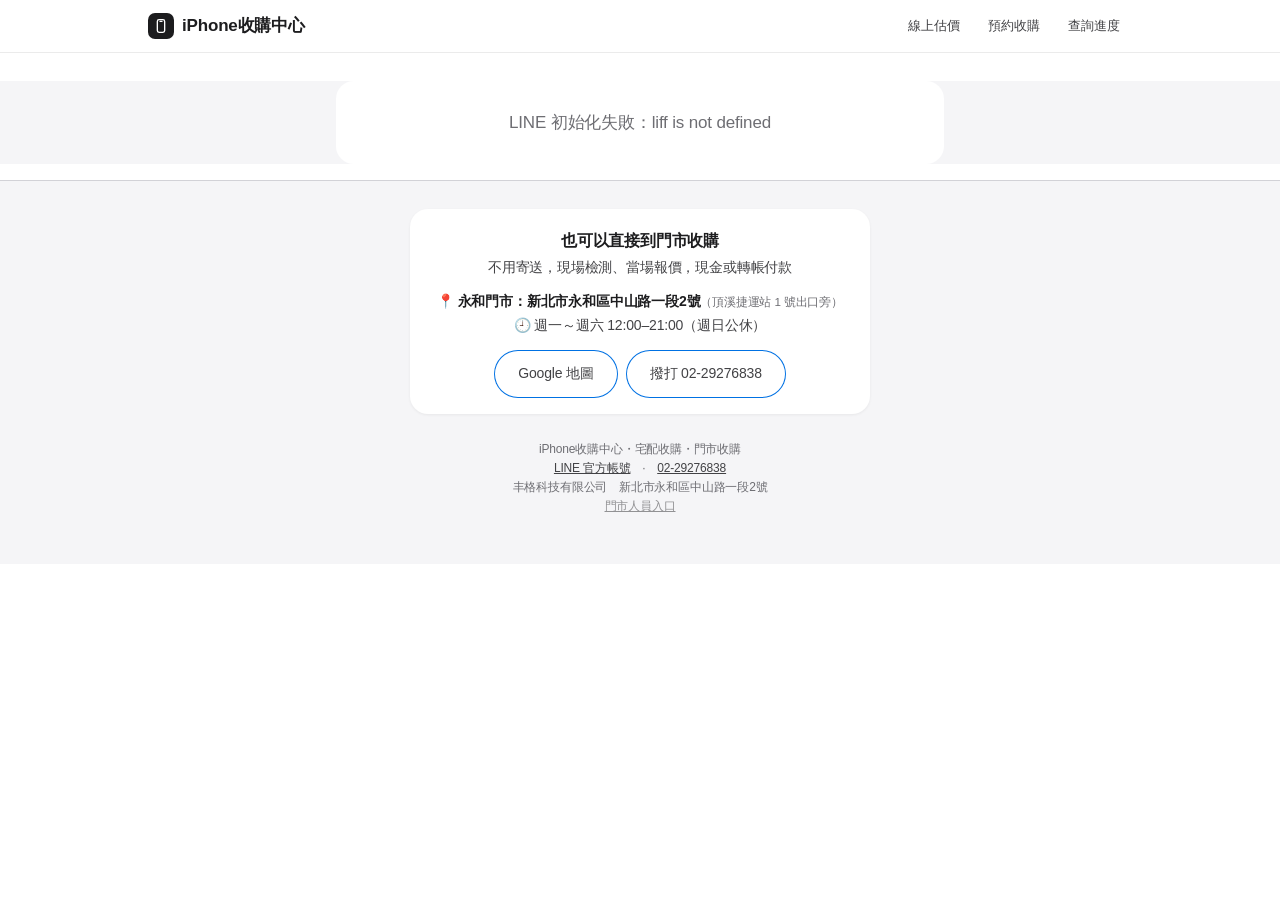
<file: index.html>
<!doctype html>
<html lang="zh-Hant">
<head>
<meta charset="utf-8">
<meta name="viewport" content="width=device-width, initial-scale=1, viewport-fit=cover">
<title>iPhone收購中心｜宅配收購</title>
<meta name="description" content="iPhone、iPad、Mac 宅配收購。線上預約，黑貓到府收件，專業檢測報價，同意後 2 個工作天匯款。">
<meta name="theme-color" content="#ffffff">
<link rel="manifest" href="site.webmanifest">
<link rel="apple-touch-icon" href="icons/front-180.png?v=2">
<link rel="icon" href="icons/front-192.png?v=2">
<meta name="apple-mobile-web-app-capable" content="yes">
<meta name="mobile-web-app-capable" content="yes">
<meta name="apple-mobile-web-app-title" content="iPhone收購">
<link rel="stylesheet" href="style.css?v=20261127c">
<link rel="stylesheet" href="apple.css?v=20261128c">
<script charset="utf-8" src="https://static.line-scdn.net/liff/edge/2/sdk.js"></script>
<style>
  /* ---------- home ---------- */
  .hero { background: radial-gradient(120% 90% at 80% 0%, #2c2c34 0%, #0b0b0f 60%); color: #f5f5f7; padding: 64px 0 72px; overflow: hidden; position: relative; }
  .hero::after { content: ""; position: absolute; right: -120px; top: -80px; width: 420px; height: 420px; border-radius: 50%; background: radial-gradient(circle, rgba(10,132,255,.35), transparent 65%); filter: blur(10px); }
  .hero .wrap { position: relative; z-index: 1; }
  .eyebrow { display: inline-block; font-size: 13px; font-weight: 600; letter-spacing: .04em; color: #a1a1a6; border: 1px solid rgba(255,255,255,.18); padding: 5px 12px; border-radius: 999px; }
  .hero h1 { font-size: clamp(34px, 7vw, 60px); line-height: 1.12; letter-spacing: -.025em; margin: 18px 0 16px; font-weight: 800; }
  .hero h1 span { background: linear-gradient(90deg, #64d2ff, #0a84ff 50%, #bf5af2); -webkit-background-clip: text; background-clip: text; color: transparent; }
  .hero p { font-size: clamp(16px, 2.4vw, 19px); color: #a1a1a6; max-width: 560px; margin: 0 0 30px; }
  .hero .cta { display: flex; gap: 12px; flex-wrap: wrap; }
  .trust { display: flex; gap: 22px; flex-wrap: wrap; margin-top: 36px; font-size: 14px; color: #d2d2d7; }
  .trust div { display: flex; align-items: center; gap: 8px; }
  .trust i { width: 22px; height: 22px; border-radius: 50%; background: rgba(48,209,88,.18); color: #30d158; display: grid; place-items: center; font-style: normal; font-size: 12px; font-weight: 800; }
  .section { padding: 64px 0 8px; }
  .section h2 { font-size: clamp(26px, 4.5vw, 38px); letter-spacing: -.02em; margin: 0 0 8px; text-align: center; }
  .section .lead { text-align: center; color: var(--muted); margin: 0 0 32px; }
  .steps4 { display: grid; grid-template-columns: repeat(4, 1fr); gap: 14px; }
  @media (max-width: 820px) { .steps4 { grid-template-columns: 1fr 1fr; } }
  .step4 { background: #fff; border-radius: var(--r-lg); padding: 22px; box-shadow: var(--shadow); }
  .step4 .n { font-size: 13px; font-weight: 700; color: var(--accent); }
  .step4 h3 { margin: 6px 0 6px; font-size: 18px; }
  .step4 p { margin: 0; color: var(--muted); font-size: 14px; }
  .cats { display: grid; grid-template-columns: repeat(4, 1fr); gap: 14px; }
  @media (max-width: 820px) { .cats { grid-template-columns: 1fr 1fr; } }
  .cat { background: #fff; border: 0; border-radius: var(--r-lg); padding: 26px 18px; text-align: center; box-shadow: var(--shadow); color: var(--ink); transition: transform .2s, box-shadow .2s; }
  .cat:hover { transform: translateY(-3px); box-shadow: 0 12px 30px rgba(0,0,0,.08); }
  .cat svg { width: 44px; height: 44px; margin-bottom: 10px; }
  .cat b { display: block; font-size: 18px; }
  .cat small { color: var(--muted); font-size: 13px; }
  .faq details { background: #fff; border-radius: var(--r); padding: 4px 20px; margin-bottom: 10px; box-shadow: var(--shadow); }
  .faq summary { cursor: pointer; padding: 14px 0; font-weight: 600; list-style: none; display: flex; justify-content: space-between; gap: 12px; }
  .faq summary::after { content: "+"; font-size: 22px; line-height: 1; color: var(--muted); transition: transform .2s; }
  .faq details[open] summary::after { transform: rotate(45deg); }
  .faq details p { margin: 0 0 16px; color: var(--ink-2); font-size: 15px; }
  .band { margin: 64px 0 0; background: var(--dark); color: #fff; border-radius: 28px; padding: 40px 28px; text-align: center; }
  .band h2 { color: #fff; }
  .band p { color: #a1a1a6; margin: 0 0 24px; }

  /* ---------- wizard ---------- */
  .page-head { padding: 28px 0 8px; }
  .page-head h1 { font-size: 28px; letter-spacing: -.02em; margin: 0; }
  .page-head p { color: var(--muted); margin: 4px 0 0; }
  .wsteps { display: grid; grid-template-columns: repeat(4, 1fr); gap: 6px; margin: 18px 0 20px; }
  .wsteps div { font-size: 12px; color: var(--muted); }
  .wsteps div::before { content: ""; display: block; height: 4px; border-radius: 2px; background: var(--line); margin-bottom: 7px; transition: background .3s; }
  .wsteps div.on { color: var(--ink); font-weight: 600; }
  .wsteps div.on::before, .wsteps div.done::before { background: var(--ink); }
  .tiles { display: grid; grid-template-columns: 1fr 1fr; gap: 12px; }
  .tile { border: 1px solid var(--line-2); background: #fff; border-radius: var(--r); padding: 18px 14px; text-align: left; display: flex; gap: 12px; align-items: center; color: var(--ink); transition: all .15s; }
  .tile:hover { border-color: var(--ink); }
  .tile svg { width: 32px; height: 32px; flex: none; }
  .tile b { display: block; font-size: 16px; }
  .tile small { color: var(--muted); font-size: 12px; }
  .item-card { border: 1px solid var(--line); border-radius: var(--r); padding: 18px; margin-bottom: 14px; background: #fff; }
  .item-head { display: flex; align-items: center; gap: 10px; margin-bottom: 14px; }
  .item-head svg { width: 26px; height: 26px; }
  .item-head b { font-size: 17px; flex: 1; }
  .wbar { position: sticky; bottom: 0; background: linear-gradient(to top, var(--bg) 70%, rgba(245,245,247,0)); padding: 18px 0 calc(16px + env(safe-area-inset-bottom)); display: flex; gap: 10px; z-index: 5; }
  .wbar .btn { flex: 1; }
  .terms { max-height: 220px; overflow: auto; background: #f5f5f7; border-radius: var(--r-sm); padding: 14px 16px; font-size: 13px; color: var(--ink-2); white-space: pre-line; line-height: 1.7; margin-bottom: 16px; }
  .review-item { padding: 12px 0; border-top: 1px solid var(--line); }
  .review-item:first-child { border-top: 0; padding-top: 0; }
  .review-item b { display: block; }
  .review-item span { color: var(--muted); font-size: 13px; }

  /* ---------- orders / detail ---------- */
  .order-card { display: block; width: 100%; text-align: left; border: 0; background: #fff; border-radius: var(--r-lg); padding: 18px 20px; box-shadow: var(--shadow); margin-bottom: 12px; color: var(--ink); transition: transform .15s; }
  .order-card:active { transform: scale(.99); }
  .order-card .top { display: flex; justify-content: space-between; align-items: center; gap: 10px; }
  .order-card .t { font-weight: 700; font-size: 17px; }
  .order-card .meta { display: flex; justify-content: space-between; color: var(--muted); font-size: 12px; margin: 10px 0 6px; }
  .status-hero { background: var(--dark); color: #fff; border-radius: var(--r-lg); padding: 24px 22px 20px; margin-bottom: 16px; }
  .status-hero .id { color: #a1a1a6; font-size: 13px; letter-spacing: .02em; }
  .status-hero h2 { font-size: 30px; margin: 4px 0 4px; letter-spacing: -.02em; display: flex; align-items: center; gap: 10px; }
  .status-hero h2 i { width: 12px; height: 12px; border-radius: 50%; background: var(--c); box-shadow: 0 0 0 6px color-mix(in srgb, var(--c) 30%, transparent); }
  .status-hero p { color: #d2d2d7; margin: 0 0 22px; font-size: 15px; }
  .status-hero .stepper::before { background: rgba(255,255,255,.14); }
  .status-hero .stepper .dot { background: #2c2c2e; border-color: #3a3a3c; color: #8e8e93; }
  .status-hero .stepper .st.done .dot { background: var(--c); border-color: var(--c); color: #fff; }
  .status-hero .stepper .st.cur .dot { background: #1c1c1e; border-color: var(--c); color: #fff; }
  .status-hero .stepper .lbl { color: #8e8e93; }
  .status-hero .stepper .st.cur .lbl, .status-hero .stepper .st.done .lbl { color: #f5f5f7; }
  .quote-card { background: linear-gradient(135deg, #fff7e8, #fff); border: 1.5px solid #ffd59a; }
  .price { font-size: 44px; font-weight: 800; letter-spacing: -.03em; margin: 6px 0 4px; }
  .price small { font-size: 18px; font-weight: 600; color: var(--muted); margin-right: 4px; }
  .dev { display: flex; gap: 12px; padding: 12px 0; border-top: 1px solid var(--line); }
  .dev:first-of-type { border-top: 0; padding-top: 0; }
  .dev svg { width: 26px; height: 26px; flex: none; color: var(--ink-2); margin-top: 2px; }
  .dev b { display: block; }
  .dev span { color: var(--muted); font-size: 13px; }
  .copy { border: 0; background: #f5f5f7; border-radius: 6px; font-size: 12px; padding: 2px 8px; margin-left: 6px; color: var(--ink-2); }
  .ok-mark { width: 76px; height: 76px; border-radius: 50%; background: var(--green); color: #fff; display: grid; place-items: center; margin: 8px auto 16px; font-size: 38px; animation: pop .5s cubic-bezier(.2,1.4,.4,1) both; }
  @keyframes pop { from { transform: scale(.3); opacity: 0; } to { transform: none; opacity: 1; } }
  .contact-row { display: flex; gap: 10px; }
  .contact-row .btn { flex: 1; }
</style>
</head>
<body>
<header class="nav">
  <div class="wrap">
    <a class="logo" href="#/"><span class="logo-mark"><svg viewBox="0 0 24 24" fill="none" stroke="#fff" stroke-width="2" stroke-linecap="round"><rect x="6.5" y="2.5" width="11" height="19" rx="2.6"/><path d="M10.5 5h3"/></svg></span><span id="shopName">iPhone收購中心</span></a>
    <nav class="nav-links">
      <button data-nav="estimate">線上估價</button>
      <button data-nav="book">預約收購</button>
      <button data-nav="orders">查詢進度</button>
    </nav>
  </div>
</header>
<main id="app"><div class="spinner"></div></main>
<footer class="footer">
  <div id="footInfo"></div>
</footer>

<script src="config.js?v=20261122a"></script>
<script src="shared.js?v=20261128p"></script>
<script>
const app = $('#app');

/* ============================== 路由 ============================== */
function route() {
  const h = location.hash.replace(/^#\/?/, '');
  const [page, id] = h.split('/');
  $$('.nav-links button').forEach(b => b.classList.toggle('on', b.dataset.nav === page || (page === 'order' && b.dataset.nav === 'orders')));
  window.scrollTo(0, 0);
  GUEST_TOKEN = null;
  if (page === 'estimate') return renderEstimate();
  if (page === 'book') return renderBook();
  if (page === 'orders') return renderOrders();
  if (page === 'order' && id) return renderDetail(decodeURIComponent(id));
  renderHome();
}
const go = path => { location.hash = '#/' + path; };
window.addEventListener('hashchange', route);
$$('.nav-links button').forEach(b => b.onclick = () => go(b.dataset.nav));

/* ---------- 免登入：這台裝置預約或查詢過的訂單憑證 ---------- */
const otAll = () => { const o = store.get('orderTokens'); return o && typeof o === 'object' ? o : {}; };
const otSet = (id, t) => { const o = otAll(); o[id] = t; store.set('orderTokens', o); };
const otDel = id => { const o = otAll(); delete o[id]; store.set('orderTokens', o); };
function needLogin(page, id) {
  if (isLoggedIn()) return true;
  mountLogin(app, {
    title: '登入以繼續',
    sub: '登入後可預約宅配收購，隨時查詢檢測與匯款進度',
    lineParams: id ? { page, id } : { page },
    onDone: route,
  });
  return false;
}
// 登入失效（例如過期）時回到登入畫面
window.addEventListener('unhandledrejection', e => { if (e.reason && e.reason.auth) route(); });

/* ============================== 首頁 ============================== */
function renderHome() {
  app.innerHTML = `
  <section class="a-hero">
    <div class="wrap rise">
      <p class="a-eyebrow">宅配收購・全台到府收件</p>
      <h1>舊 iPhone，<br>換現金。</h1>
      <p class="sub">線上估價、黑貓到府收件、透明檢測報價。<br>同意才成交，2 個工作天內匯款。</p>
      <div class="a-cta"><button class="btn btn-blue" onclick="go('estimate')">免費線上估價</button><button class="more" onclick="go('book')">預約宅配收購</button></div>
    </div>
    <div class="a-stage"><div class="a-phone"></div>
      <div class="a-price p1"><small>預估收購價</small><b>NT$ 18,500</b></div>
      <div class="a-price p2"><small>匯款進度</small><b>✓ 已匯款</b></div>
    </div>
  </section>

  <section class="a-sec gray"><div class="wrap">
    <h2>簡單、快速、透明。</h2>
    <p class="lead">從估價到收款，每一步都在網站上看得到。</p>
    <div class="a-stats">
      <div class="a-stat"><div class="n">3<small>分鐘</small></div><p>線上填單<span>不用登入，填完就送出</span></p></div>
      <div class="a-stat"><div class="n">0<small>元</small></div><p>寄送運費<span>黑貓到府收件，由我們負擔</span></p></div>
      <div class="a-stat"><div class="n">3<small>天</small></div><p>完成檢測報價<span>收到後 3 個工作天內</span></p></div>
      <div class="a-stat"><div class="n">2<small>天</small></div><p>同意後匯款<span>匯入您指定的帳戶</span></p></div>
    </div>
  </div></section>

  <section class="a-sec white"><div class="wrap">
    <h2>四個步驟，輕鬆完成。</h2>
    <p class="lead">在家就能完成，不用出門。</p>
    <div class="a-steps">
      <div class="a-step"><div class="ic">📝</div><div class="k">步驟 1</div><h3>線上填單</h3><p>選擇商品、型號與狀況，填好資料直接送出，不用登入。</p></div>
      <div class="a-step"><div class="ic">🚚</div><div class="k">步驟 2</div><h3>黑貓到府收件</h3><p>1–3 個工作天內與您聯繫，包裝好交給司機即可。</p></div>
      <div class="a-step"><div class="ic">🔍</div><div class="k">步驟 3</div><h3>專業檢測報價</h3><p>收到後 3 個工作天內完成檢測，線上看報告與報價。</p></div>
      <div class="a-step"><div class="ic">💰</div><div class="k">步驟 4</div><h3>同意後匯款</h3><p>同意報價後 2 個工作天內匯入您的帳戶。</p></div>
    </div>
  </div></section>

  <section class="a-sec gray"><div class="wrap">
    <h2>我們收購。</h2>
    <p class="lead">選擇類別，馬上開始。</p>
    <div class="a-cats">${Object.entries(CATEGORY_INFO).map(([k, c]) => `<button class="a-cat" data-cat="${esc(k)}">${c.icon}<b>${esc(c.title)}</b><small>${esc(c.sub)}</small><span class="more">開始預約</span></button>`).join('')}</div>
  </div></section>

  <section class="a-sec white"><div class="wrap">
    <h2>常見問題。</h2>
    <p class="lead">寄出前，先看看這些。</p>
    <div class="a-faq">
      <details><summary>寄出前需要做什麼？</summary><p>請先備份資料、登出 Apple ID／iCloud（關閉「尋找」）、清除所有內容，並取出 SIM 卡與記憶卡。未登出帳號的設備可能無法回收。</p></details>
      <details><summary>要怎麼包裝？運費誰付？</summary><p>請用紙盒加氣泡紙妥善包裝，交給到府的黑貓司機即可，寄送運費由我們負擔。若需要包材，可至全家便利商店使用「二手機回收」服務（酌收運費與手續費 30 元，含包材）。</p></details>
      <details><summary>多久可以知道價格？</summary><p>收到商品後 3 個工作天內完成檢測並通知報價。收購價格隨市場浮動，以宅配公司收件當日報價為準。</p></details>
      <details><summary>不滿意報價怎麼辦？</summary><p>您可以在網站上選擇「不同意」，我們會將商品寄回給您，退回運費由使用者負擔。</p></details>
      <details><summary>多久會收到款項？</summary><p>在網站上同意報價後，2 個工作天內匯入您指定的帳戶（帳戶戶名需與回收者相同）。</p></details>
      <details><summary>為什麼需要身分證？什麼時候提供？</summary><p>預約時不需要。等您看過檢測報告、<b>同意報價後</b>，才需要填寫身分證字號並上傳身分證正面照片，用來確認設備來源合法。照片會自動加上「僅限收購使用」浮水印，只用於本次交易驗證，不會提供給第三方。</p></details>
    </div>
  </div></section>

  <section class="a-sec gray a-final"><div class="wrap">
    <h2>準備好了嗎？</h2>
    <p class="lead" style="margin-bottom:0">3 分鐘填單，剩下的交給我們。</p>
    <div class="a-cta"><button class="btn btn-blue" onclick="go('book')">立即預約收購</button><button class="more" onclick="go('orders')">查詢收購進度</button></div>
  </div></section>`;
  $$('.a-cat').forEach(b => b.onclick = () => { const d = loadDraft(); if (!d.items.length) d.items.push(newItem(b.dataset.cat)); d.step = 0; saveDraft(d); go('book'); });
}

/* ============================== 線上估價 ============================== */
let est = null; // { rows, rules }
const estSel = { category: '', cond: '', model: '', capacity: '', appearance: '', battery: '', issues: [], missing: [] };
const EST_FUNC_OK = '功能都正常', EST_ACC_OK = '盒子配件都有'; // 預設選項
const EST_DETAIL = ['iPhone', 'iPad', 'Mac']; // 這些類別二手要問外觀、電池、故障；其他類別直接顯示官網價
const EST_NEW = '全新未拆封', EST_USED = '二手';
const specLabel = c => c === 'iPad' ? '容量／網路' : c === 'Mac' ? '年份／晶片' : c === 'iPhone' ? '容量' : '規格';
async function renderEstimate() {
  if (!est) {
    app.innerHTML = '<div class="spinner"></div>';
    try { est = await api('priceTable'); } catch (e) { app.innerHTML = `<div class="narrow"><div class="card empty" style="margin-top:28px">估價表載入失敗：${esc(e.message)}</div></div>`; return; }
  }
  drawEstimate();
}
/** box：畫在哪裡（預設整頁）；book：預約表單裡的「選商品」模式 */
function drawEstimate(box = app, book = false) {
  const { rows, rules } = est;
  if (!rows.length) {
    if (book) { box.innerHTML = '<p class="small muted">價格表正在更新，請用下方「自己填寫」加入商品。</p>'; return; }
    app.innerHTML = `<div class="narrow" style="padding-top:28px"><div class="card"><h2 class="card-title">線上估價準備中</h2>
      <p class="muted">價格表正在更新，歡迎直接預約，我們收到後會專業檢測並報價。</p><button class="btn btn-dark btn-block" onclick="go('book')">直接預約收購</button></div></div>`;
    return;
  }
  const cats = [...new Set(rows.map(r => r.category))];
  if (!cats.includes(estSel.category)) estSel.category = cats[0];
  const inCat = rows.filter(r => r.category === estSel.category);
  const hasNew = inCat.some(r => r.newPrice > 0), hasUsed = inCat.some(r => r.price > 0);
  if (!hasNew) estSel.cond = EST_USED; else if (!hasUsed) estSel.cond = EST_NEW; else if (!estSel.cond) estSel.cond = EST_USED;
  const isNew = estSel.cond === EST_NEW;
  const pool = inCat.filter(r => isNew ? r.newPrice > 0 : r.price > 0);
  const models = [...new Set(pool.map(r => r.model))];
  if (!models.includes(estSel.model)) { estSel.model = ''; estSel.capacity = ''; }
  const caps = pool.filter(r => r.model === estSel.model);
  if (caps.length === 1) estSel.capacity = caps[0].capacity;
  if (!caps.some(r => r.capacity === estSel.capacity)) estSel.capacity = '';
  const row = caps.find(r => r.capacity === estSel.capacity);
  const detail = !isNew && EST_DETAIL.includes(estSel.category);
  const req = row ? batteryReq(row, rules) : 0;
  const accList = row && detail ? accItemsFor(row, rules) : [];
  const accLabels = accList.map(a => a.label);
  estSel.missing = estSel.missing.filter(l => accLabels.includes(l)); // 換型號時去掉不適用的項目
  const res = !row ? null : !detail ? { fixed: isNew ? row.newPrice : row.price } : (estSel.appearance && estSel.battery ? estimatePrice(row.price, estSel, rules, req, accList) : null);
  const accHint = !accList.length ? '' : new Set(accList.map(a => a.amount)).size === 1 ? `📦 每少一項扣 NT$ ${money(accList[0].amount)}` : '📦 ' + accList.map(a => `${a.label.replace('沒有原廠', '缺')}扣 NT$ ${money(a.amount)}`).join('、');
  // okLabel：複選題的「都沒問題」選項，沒勾任何問題時預設勾它
  const chips = (key, list, multi, okLabel) => `<div class="chips">${(okLabel ? [okLabel, ...list] : list).map(l => `<label class="chip"><input type="${multi ? 'checkbox' : 'radio'}" name="es_${key}" value="${esc(l)}" ${multi ? ((l === okLabel ? !estSel[key].length : estSel[key].includes(l)) ? 'checked' : '') : (estSel[key] === l ? 'checked' : '')}><span>${esc(l)}</span></label>`).join('')}</div>`;
  const form = `
      ${cats.length > 1 ? `<div class="field"><span>類別</span>${chips('category', cats)}</div>` : ''}
      ${hasNew && hasUsed ? `<div class="field"><span>商品狀態</span>${chips('cond', [EST_USED, EST_NEW])}</div>` : `<p class="small muted" style="margin:-6px 0 12px">${isNew ? '此類別只收全新未拆封商品' : ''}</p>`}
      <label class="field"><span>型號</span><select class="input" id="esModel"><option value="">請選擇型號</option>${models.map(m => `<option ${estSel.model === m ? 'selected' : ''}>${esc(m)}</option>`).join('')}</select></label>
      ${estSel.model && caps.length > 1 ? `<div class="field"><span>${specLabel(estSel.category)}</span>${chips('capacity', caps.map(r => r.capacity))}</div>` : ''}
      ${row && detail ? `<div class="field"><span>外觀</span>${chips('appearance', rules.appearance.map(x => x.label))}</div>
        <div class="field"><span>電池健康度 ${estSel.category === 'Mac' ? '' : '<small class="muted" style="font-weight:400">設定 → 電池 → 電池健康度</small>'}</span>
          <p class="small" style="margin:0 0 8px;color:${req ? '#8a5300' : 'var(--ink-2)'}">${req ? `🔋 ${esc(estSel.model)} 電池標準：<b>${req}% 以上</b>，未達會依程度扣款` : `🔋 ${esc(estSel.model)} 不看電池健康度`}</p>
          ${chips('battery', rules.battery.map(x => x.label))}</div>
        ${accList.length ? `<div class="field"><span>盒子與配件</span>
          <p class="small muted" style="margin:0 0 8px">${accHint}</p>
          ${chips('missing', accLabels, true, EST_ACC_OK)}</div>` : ''}
        <div class="field"><span>功能狀況（有問題的請勾選，可複選）</span>${chips('issues', rules.issues.map(x => x.label), true, EST_FUNC_OK)}</div>` : ''}`;
  const result = res ? `<div class="card est-result rise">
      ${res.fixed != null ? `<div class="est-label">${esc(estSel.model)} ${esc(estSel.capacity)}　${isNew ? '全新收購價' : '收購價'}</div>
          <div class="est-price">NT$ ${money(res.fixed)}</div>
          <p class="est-warn">${isNew ? '⚠ 需全新未拆封、未開通。拆封、外封膜破損或國外版本會另行扣款或改以電話報價，請以門市實際確認為準。' : '⚠ 以上為 A 級良品價格，有損傷、瑕疵或缺少配件會依實際檢測扣款。'}</p>`
      : res.inspect ? `<div class="est-label">預估收購價</div><div class="est-price small-price">需實際檢測後報價</div>
          <p class="est-warn">⚠ 您選的「${esc(res.issues.filter(i => i.inspect).map(i => i.label).join('、'))}」需要我們收到後實際檢測，才能報價。</p>`
        : `<div class="est-label">${esc(estSel.model)} ${esc(estSel.capacity)}　預估收購價</div>
          <div class="est-price">NT$ ${money(res.high)} <span>–</span> ${money(res.low)}</div>
          ${res.accOff ? `<p class="small muted" style="margin:6px 0 0">已扣缺少盒子／配件 NT$ ${money(res.accOff)}</p>` : ''}
          ${res.deducted ? `<p class="est-warn">⚠ 已依「${esc(res.issues.map(i => i.label).join('、'))}」預估扣款，故障程度不同價格會有差異，請以實際檢測為準。</p>` : ''}`}
      <p class="small muted" style="margin:10px 0 16px">${esc(rules.note)}</p>
      ${book && !(draft && draft.items.length) ? '<p class="small" style="margin:0;color:var(--accent);font-weight:600">✓ 按下方「下一步」就會帶入這項商品</p>' // 第一項商品：直接帶入，不用再按「加入這項商品」
        : `<button class="btn btn-dark btn-block" id="esBook">${book ? '＋ 加入這項商品' : '直接預約收購 →'}</button>`}
    </div>` : `<p class="small muted" style="text-align:center">${row ? '選完外觀與電池健康度就會顯示預估價' : book ? (estSel.model ? '請選擇規格' : '先選擇型號，會顯示預估收購價') : '找不到您的型號？可以直接預約，我們會檢測後報價'}</p>`;
  box.innerHTML = book ? `<div class="est-inline">${form}${result}</div>` : `<div class="a-est-head rise"><h1>你的裝置值多少？</h1><p>選擇型號與狀況，馬上知道預估收購價。</p></div>
    <div class="narrow" style="padding-top:8px">
    <div class="card rise">
      ${form}
    </div>
    ${result}
    <p style="text-align:center;margin:14px 0 30px"><button class="link" onclick="go('book')">不估價，直接預約 →</button></p>
  </div>`;
  if (book) estPending = res ? { res, isNew, detail } : null; // 預約表單：估好價還沒加入的商品，按「下一步」時自動帶入
  const redraw = () => drawEstimate(box, book);
  $('#esModel').onchange = e => { estSel.model = e.target.value; estSel.capacity = ''; redraw(); };
  ['category', 'cond', 'capacity', 'appearance', 'battery'].forEach(k => $$(`input[name=es_${k}]`).forEach(r => r.onchange = () => {
    estSel[k] = r.value;
    if (k === 'category') { estSel.model = ''; estSel.cond = ''; }
    if (k === 'cond') estSel.model = '';
    redraw();
  }));
  // 勾「都沒問題」＝清空；勾任何問題＝取消「都沒問題」
  const multi = (key, ok) => $$(`input[name=es_${key}]`).forEach(c => c.onchange = () => {
    estSel[key] = c.value === ok ? [] : $$(`input[name=es_${key}]:checked`).map(x => x.value).filter(v => v !== ok);
    redraw();
  });
  multi('issues', EST_FUNC_OK);
  multi('missing', EST_ACC_OK);
  if ($('#esBook')) $('#esBook').onclick = () => book ? estAddToDraft(res, isNew, detail) : estToBooking(res, isNew, detail);
}
/** 把估價帶進預約表單 */
function estItem(res, isNew, detail) {
  const cat = FIELDS[estSel.category] ? estSel.category : '其他';
  const it = newItem(cat);
  const priceText = res.fixed != null ? `NT$ ${money(res.fixed)}` : res.inspect ? '需檢測' : `NT$ ${money(res.high)}–${money(res.low)}`;
  const note = (detail ? `電池健康度 ${estSel.battery}；${estSel.missing.length ? estSel.missing.join('、') + '；' : ''}` : '') + `線上估價${isNew ? '（全新）' : ''} ${priceText}`;
  if (cat === '其他') {
    it.name = `${estSel.category}：${estSel.model} ${estSel.capacity}${isNew ? '（全新未拆封）' : ''}${detail ? `，外觀：${estSel.appearance}` : ''}；${note}`;
  } else {
    it.newOrUsed = isNew ? '全新未拆封' : '二手機(使用過)';
    const capToken = (estSel.capacity.match(/\d+(GB|TB)/) || [])[0] || '';
    if (cat === 'iPhone') { it.model = estSel.model; it.capacity = estSel.capacity; }
    if (cat === 'iPad') {
      if (IPAD_MODELS.includes(estSel.model)) it.model = estSel.model;
      if (CAPACITIES.includes(capToken)) it.capacity = capToken;
      it.connectivity = /LTE|行動/.test(estSel.capacity) ? 'Wi-Fi + 行動網路' : 'Wi-Fi';
    }
    if (cat === 'Mac') { it.model = estSel.model; it.year = (estSel.capacity.match(/20\d\d/) || [''])[0]; it.spec = estSel.capacity; }
    if (detail) {
      if (IPHONE_APPEARANCE.includes(estSel.appearance)) it.appearance = estSel.appearance;
      // 估價表的故障選項對應到預約表單的選項（例如「無法開機」→「無法開機運作」）
      const ISSUE_MAP = [[/開機/, '無法開機運作'], [/螢幕.*(破|裂)|(破|裂).*螢幕/, '螢幕有破裂'], [/水/, '機身進過水'], [/按鍵|按鈕/, '按鍵功能不正常'], [/相機|鏡頭/, '相機功能不正常']];
      const mapIssue = l => IPHONE_ISSUES.includes(l) ? l : ((ISSUE_MAP.find(([re]) => re.test(l)) || [])[1] || '');
      it.issues = [...new Set(estSel.issues.map(mapIssue).filter(Boolean))];
      const unmapped = estSel.issues.filter(l => !mapIssue(l));
      if (unmapped.length) it.issues.push('其他問題');
      if (!it.issues.length) it.issues = ['功能都完全正常'];
      it._unmapped = unmapped;
    }
    // iPhone 以外（iPad 等）預約表單沒有外觀、功能欄位：估價選的外觀與功能狀況寫進描述，不要漏掉
    const other = cat !== 'iPhone';
    const extra = (cat === 'iPad' && !it.model ? `型號：${estSel.model} ${estSel.capacity}；` : '') + (detail && (other || !IPHONE_APPEARANCE.includes(estSel.appearance)) ? `外觀：${estSel.appearance}；` : '')
      + (detail && other ? `功能：${estSel.issues.length ? estSel.issues.join('、') : '都正常'}；` : it._unmapped && it._unmapped.length ? `功能：${it._unmapped.join('、')}；` : '');
    delete it._unmapped;
    it.issueNote = extra + note;
  }
  it.est = priceText; // 只在表單顯示用
  return it;
}
/** 估價頁「直接預約收購」：帶入商品；不用再補資料就直接跳到聯絡資料 */
function estToBooking(res, isNew, detail) {
  const it = estItem(res, isNew, detail);
  const d = loadDraft(); d.items.push(it); d.step = 0; d.adding = false; saveDraft(d);
  draft = d;
  const ok = !validateStep(0);
  if (ok) { d.step = 1; saveDraft(d); toast('已帶入商品，請填寫聯絡與取件資料'); }
  else toast('已帶入商品，請補上 ' + (it.category === 'iPhone' ? 'IMEI 等' : '') + '必填資料');
  go('book');
}
let estPending = null;
/** 預約表單裡選好的商品 */
function estAddToDraft(res, isNew, detail) {
  syncItems();
  draft.items.push(estItem(res, isNew, detail));
  draft.adding = false; saveDraft(draft);
  Object.assign(estSel, { model: '', capacity: '', appearance: '', battery: '', issues: [], missing: [] });
  renderBook();
  setTimeout(() => $('.item-card:last-child')?.scrollIntoView({ behavior: 'smooth', block: 'start' }), 50);
}

/* ============================== 預約流程 ============================== */
const FIELDS = {
  iPhone: [
    { k: 'model', label: 'iPhone 型號', type: 'select', options: IPHONE_MODELS, req: true },
    { k: 'capacity', label: '容量', type: 'chips', options: CAPACITIES },
    { k: 'color', label: '顏色', type: 'color' },
    { k: 'newOrUsed', label: '全新或二手', type: 'chips', options: NEW_USED },
    { k: 'imei', label: 'IMEI 碼', type: 'text', req: true, ph: '15 碼數字', inputmode: 'numeric', hint: '設定 → 一般 → 關於本機，或撥號 *#06#。無法開機可免填。' },
    { k: 'appearance', label: '外觀狀況', type: 'chips', options: IPHONE_APPEARANCE },
    { k: 'issues', label: '功能狀況（可複選）', type: 'multi', options: IPHONE_ISSUES },
    { k: 'issueNote', label: '功能問題補充', type: 'textarea', ph: '例：電池健康度 85%、Face ID 偶爾失靈…' },
  ],
  iPad: [
    { k: 'model', label: 'iPad 型號', type: 'select', options: IPAD_MODELS, req: true },
    { k: 'connectivity', label: '連線能力版本', type: 'chips', options: IPAD_CONNECTIVITY, req: true },
    { k: 'capacity', label: '容量', type: 'chips', options: CAPACITIES, req: true },
    { k: 'color', label: '顏色', type: 'color', req: true },
    { k: 'newOrUsed', label: '全新或二手', type: 'chips', options: NEW_USED },
    { k: 'issueNote', label: '功能或外觀描述', type: 'textarea', ph: '例：螢幕無刮傷、邊框有小凹痕' },
  ],
  Mac: [
    { k: 'year', label: '年份', type: 'text', ph: '例：2021', inputmode: 'numeric', half: true },
    { k: 'model', label: 'Mac 型號', type: 'text', req: true, ph: '例：MacBook Pro 14 吋', half: true },
    { k: 'spec', label: '規格（處理器、記憶體、硬碟）', type: 'textarea', ph: '例：M1 Pro / 16GB / 512GB' },
    { k: 'newOrUsed', label: '全新或二手', type: 'chips', options: NEW_USED },
    { k: 'serial', label: 'Mac 序號', type: 'text', ph: '左上角蘋果選單 → 關於這台 Mac' },
  ],
  '其他': [
    { k: 'name', label: '商品名稱與狀況', type: 'textarea', req: true, ph: '例：Apple Watch S8 45mm，錶面無刮傷，附原廠充電線' },
  ],
};
const newItem = cat => ({ category: cat, issues: [] });
const loadDraft = () => { const d = store.get('draft') || {}; return { step: d.step || 0, items: d.items || [], contact: d.contact || {}, bank: d.bank || {}, adding: !!d.adding }; };
const saveDraft = d => store.set('draft', d);
let draft;

function fieldHTML(f, it, i) {
  const v = it[f.k] ?? '';
  const name = `${f.k}-${i}`;
  const label = `<span>${esc(f.label)}${f.req ? '<em>*</em>' : ''}</span>`;
  let ctl = '';
  if (f.type === 'select') ctl = `<select class="input" data-k="${f.k}">${opts(f.options, v, '請選擇')}</select>`;
  else if (f.type === 'color') { // 依型號的顏色下拉；選「其他」可自行填寫
    const list = colorsFor(it.model), manual = it._colorOther || (v && !list.includes(v));
    ctl = `<select class="input" data-color>
        <option value="" ${!v && !manual ? 'selected' : ''}>請選擇顏色</option>
        ${list.map(c => `<option ${!manual && v === c ? 'selected' : ''}>${esc(c)}</option>`).join('')}
        <option value="${OTHER_OPT}" ${manual ? 'selected' : ''}>其他（自行填寫）</option></select>
      <input class="input" data-k="color" value="${esc(manual ? v : '')}" placeholder="請輸入顏色" maxlength="30" style="margin-top:6px" ${manual ? '' : 'hidden'}>`;
  }
  else if (f.type === 'text') ctl = `<input class="input" data-k="${f.k}" value="${esc(v)}" placeholder="${esc(f.ph || '')}" ${f.inputmode ? `inputmode="${f.inputmode}"` : ''} maxlength="60">`;
  else if (f.type === 'textarea') ctl = `<textarea class="input" data-k="${f.k}" placeholder="${esc(f.ph || '')}" maxlength="300">${esc(v)}</textarea>`;
  else if (f.type === 'chips') ctl = chips(name, f.options, v);
  else if (f.type === 'multi') ctl = chips(name, f.options, v, true);
  const tag = f.type === 'chips' || f.type === 'multi' ? 'div' : 'label';
  return `<${tag} class="field">${label}${ctl}${f.hint ? `<small>${esc(f.hint)}</small>` : ''}</${tag}>`;
}

function itemCardHTML(it, i) {
  const EXTRA = ['color', 'imei', 'serial', 'issueNote'];
  const fs = it.est ? FIELDS[it.category].filter(f => EXTRA.includes(f.k) || (f.req && !(Array.isArray(it[f.k]) ? it[f.k].length : it[f.k]))) : FIELDS[it.category];
  if (it.est) return `<div class="item-card rise" data-i="${i}">
    <div class="item-head">${CATEGORY_INFO[it.category].icon}<b>商品 ${i + 1}・${esc(itemTitle(it))}</b><button type="button" class="link" style="color:var(--red)" data-del="${i}">移除</button></div>
    <div class="est-chip"><span>${esc([it.category === '其他' ? '' : it.newOrUsed, it.appearance, (it.issues || []).join('、')].filter(Boolean).join('｜'))}</span><b>預估 ${esc(it.est)}</b></div>
    ${fs.map(f => fieldHTML(f, it, i)).join('')}
  </div>`;
  const halves = fs.filter(f => f.half), rest = fs.filter(f => !f.half);
  return `<div class="item-card rise" data-i="${i}">
    <div class="item-head">${CATEGORY_INFO[it.category].icon}<b>商品 ${i + 1}・${esc(it.category)}</b><button type="button" class="link" style="color:var(--red)" data-del="${i}">移除</button></div>
    ${halves.length ? `<div class="grid2">${halves.map(f => fieldHTML(f, it, i)).join('')}</div>` : ''}
    ${rest.map(f => fieldHTML(f, it, i)).join('')}
  </div>`;
}

function syncItems() {
  $$('.item-card').forEach(card => {
    const i = +card.dataset.i, it = draft.items[i];
    FIELDS[it.category].forEach(f => {
      // 畫面上沒顯示的欄位（估價帶入、已經填好的）保留原值，不要被當成空白清掉
      const shown = f.type === 'chips' || f.type === 'multi' ? $(`input[name="${f.k}-${i}"]`, card) : f.type === 'color' ? $('[data-color]', card) : $(`[data-k="${f.k}"]`, card);
      if (!shown) return;
      if (f.type === 'chips') it[f.k] = ($(`input[name="${f.k}-${i}"]:checked`, card) || {}).value || '';
      else if (f.type === 'multi') it[f.k] = $$(`input[name="${f.k}-${i}"]:checked`, card).map(x => x.value);
      else if (f.type === 'color') {
        const sel = $('[data-color]', card);
        it._colorOther = !!sel && sel.value === OTHER_OPT;
        it.color = it._colorOther ? ($('[data-k="color"]', card).value || '').trim() : (sel ? sel.value : '');
      }
      else it[f.k] = ($(`[data-k="${f.k}"]`, card) || {}).value?.trim() || '';
    });
  });
}
function syncForm(sel, target) { $$(sel + ' [name]').forEach(el => { if (el.type === 'radio') { if (el.checked) target[el.name] = el.value; } else target[el.name] = el.value.trim(); }); }
function syncAll() {
  if (draft.step === 0) syncItems();
  if (draft.step === 1) syncForm('#contact', draft.contact);
  if (draft.step === 2) syncForm('#bank', draft.bank);
  saveDraft(draft);
}

function validateStep(step) {
  if (step === 0) {
    if (!draft.items.length) return '請先選擇要回收的商品類別';
    for (let i = 0; i < draft.items.length; i++) {
      const it = draft.items[i], no = `商品 ${i + 1}：`;
      const miss = FIELDS[it.category].find(f => f.req && f.k !== 'imei' && !(Array.isArray(it[f.k]) ? it[f.k].length : it[f.k]));
      if (miss) return no + '請填寫「' + miss.label + '」';
      if (it.category === 'iPhone' && !(it.issues || []).includes('無法開機運作') && !/^\d{15}$/.test((it.imei || '').replace(/\D/g, ''))) return no + '請填寫 15 碼 IMEI（無法開機請在功能狀況勾選）';
    }
  }
  if (step === 1) {
    const c = draft.contact;
    if (!c.name) return '請填寫姓名';
    if (!/^09\d{8}$/.test((c.phone || '').replace(/[\s-]/g, ''))) return '請填寫正確的手機號碼（09 開頭 10 碼）';
    if (!/^[^\s@]+@[^\s@]+\.[^\s@]+$/.test(c.email || '')) return '請填寫正確的 Email';
    if (!c.city) return '請選擇縣市';
    if ((c.address || '').length < 5) return '請填寫完整收件地址';
  }
  if (step === 2) {
    const b = draft.bank;
    if ((b.bankName || b.bankAccount || b.bankHolder) && (!b.bankName || !b.bankHolder || !/^\d[\d-]{5,}$/.test(b.bankAccount || ''))) return '匯款帳戶請完整填寫銀行、帳號、戶名，或全部留空稍後再填';
  }
  return '';
}

function renderBook() {
  draft = loadDraft();
  if (!draft.contact.email && auth.user && auth.user.email) draft.contact.email = auth.user.email;
  const labels = ['回收商品', '聯絡與取件', '匯款帳戶', '確認送出'];
  const s = draft.step;
  let body = '';
  if (s === 0) {
    const adding = !draft.items.length || draft.adding;
    body = `<div class="card">
      <h2 class="card-title">要回收哪些商品？</h2>
      <p class="card-sub">一次可預約多項，同一箱寄出即可</p>
      <div id="items">${draft.items.map(itemCardHTML).join('')}</div>
      ${adding ? `<div class="add-box">
        <div class="add-h"><b>${draft.items.length ? '加入下一項商品' : '選擇商品型號與狀態'}</b>${draft.items.length ? '<button type="button" class="link" id="cancelAdd">取消</button>' : ''}</div>
        <div id="estBox"><div class="spinner"></div></div>
        <p class="small" style="text-align:center;margin:12px 0 0"><button type="button" class="link" id="manualPick">找不到型號？自己填寫 →</button></p>
        <div id="picker" hidden><p class="small muted" style="margin:10px 0">選擇要加入的商品類別</p>
          <div class="tiles">${Object.entries(CATEGORY_INFO).map(([k, c]) => `<button type="button" class="tile" data-add="${esc(k)}">${c.icon}<div><b>${esc(c.title)}</b><small>${esc(c.sub)}</small></div></button>`).join('')}</div></div>
      </div>` : `<button type="button" class="btn btn-ghost btn-block" id="showPicker" style="margin-top:4px">＋ 再加一項商品</button>`}
    </div>`;
  } else if (s === 1) {
    const c = draft.contact;
    body = `<div class="card" id="contact">
      <h2 class="card-title">聯絡與取件資訊</h2>
      <p class="card-sub">黑貓物流會在 1–3 個工作天內（不含假日）與您聯繫上門收件</p>
      <div class="grid2">
        <label class="field"><span>姓名<em>*</em></span><input class="input" name="name" value="${esc(c.name)}" autocomplete="name" maxlength="30"></label>
        <label class="field"><span>手機號碼<em>*</em></span><input class="input" name="phone" value="${esc(c.phone)}" inputmode="tel" autocomplete="tel" placeholder="09xxxxxxxx" maxlength="12"></label>
      </div>
      <label class="field"><span>Email<em>*</em></span><input class="input" type="email" name="email" value="${esc(c.email)}" autocomplete="email" placeholder="進度通知會寄到這裡" maxlength="100"></label>
      <div class="grid3">
        <label class="field"><span>縣市<em>*</em></span><select class="input" name="city">${opts(CITIES, c.city, '請選擇')}</select></label>
        <label class="field"><span>收件地址<em>*</em></span><input class="input" name="address" value="${esc(c.address)}" autocomplete="street-address" placeholder="區、路、門牌、樓層" maxlength="150"></label>
      </div>
      <div class="field"><span>方便收件時段</span>${chips('slot', SLOTS, c.slot || '不指定')}</div>
      <label class="field" style="margin-bottom:0"><span>備註</span><textarea class="input" name="note" maxlength="300" placeholder="例：管理室代收、附原廠盒…">${esc(c.note)}</textarea></label>
    </div>`;
  } else if (s === 2) {
    const b = draft.bank;
    body = `<div class="card" id="bank">
      <h2 class="card-title">匯款帳戶 <span class="muted small" style="font-weight:500">（選填）</span></h2>
      <p class="card-sub">同意報價後款項會匯入此帳戶。現在不想填也可以，確認報價時再填。</p>
      <label class="field"><span>銀行</span><input class="input" name="bankName" value="${esc(b.bankName)}" list="banks" placeholder="例：822 中國信託"><datalist id="banks">${BANKS.map(x => `<option value="${esc(x)}">`).join('')}</datalist></label>
      <div class="grid2">
        <label class="field"><span>分行</span><input class="input" name="bankBranch" value="${esc(b.bankBranch)}" placeholder="例：永和分行"></label>
        <label class="field"><span>戶名</span><input class="input" name="bankHolder" value="${esc(b.bankHolder)}" placeholder="需與回收者同名"></label>
      </div>
      <label class="field" style="margin-bottom:0"><span>帳號</span><input class="input" name="bankAccount" value="${esc(b.bankAccount)}" inputmode="numeric" maxlength="30"></label>
    </div>`;
  } else {
    const c = draft.contact, b = draft.bank;
    body = `<div class="card">
      <h2 class="card-title">確認預約內容</h2>
      <p class="card-sub">送出後黑貓會與您聯繫收件</p>
      ${draft.items.map((it, i) => `<div class="review-item"><b>${i + 1}. ${esc(it.category)}・${esc(itemTitle(it))}</b><span>${esc(itemSummary(it))}</span></div>`).join('')}
      <div style="display:flex;justify-content:flex-end"><button class="link" data-goto="0">修改商品</button></div>
    </div>
    <div class="card">
      <dl class="kv">
        <dt>聯絡人</dt><dd>${esc(c.name)}　${esc(c.phone)}</dd>
        <dt>Email</dt><dd>${esc(c.email)}</dd>
        <dt>收件地址</dt><dd>${esc(c.city)}${esc(c.address)}</dd>
        <dt>收件時段</dt><dd>${esc(c.slot || '不指定')}</dd>
        <dt>匯款帳戶</dt><dd>${b.bankAccount ? `${esc(b.bankName)} ${esc(b.bankBranch)}\n${esc(b.bankHolder)}　****${esc(b.bankAccount.slice(-4))}` : '<span class="muted">確認報價時再填</span>'}</dd>
      </dl>
      <div style="display:flex;justify-content:flex-end"><button class="link" data-goto="1">修改資料</button></div>
    </div>
    <div class="card">
      <h2 class="card-title" style="font-size:16px">使用者條款</h2>
      <div class="terms">${esc(TERMS)}</div>
      <div class="note" style="margin-bottom:16px"><b>寄出前提醒</b><ul><li>備份資料、登出 Apple ID／iCloud 並清除所有內容</li><li>取出 SIM 卡</li><li>以紙盒＋氣泡紙包裝好</li></ul></div>
      <label class="check"><input type="checkbox" id="agree"> 我已閱讀並同意使用者條款，並確認已年滿 20 歲</label>
    </div>`;
  }

  app.innerHTML = `<div class="narrow">
    <div class="page-head"><h1>預約宅配收購</h1><p>填寫約 3 分鐘，資料會自動暫存</p></div>
    <div class="wsteps">${labels.map((l, i) => `<div class="${i === s ? 'on' : i < s ? 'done' : ''}">${i + 1}. ${l}</div>`).join('')}</div>
    ${body}
    <div class="err center" id="err"></div>
    <div class="wbar">
      ${s > 0 ? '<button class="btn btn-ghost" id="prev">上一步</button>' : ''}
      <button class="btn btn-dark" id="next">${s === 3 ? '確認送出' : '下一步'}</button>
    </div>
  </div>`;

  if (s === 0) {
    $$('[data-add]').forEach(b => b.onclick = () => { syncItems(); draft.items.push(newItem(b.dataset.add)); draft.adding = false; saveDraft(draft); renderBook(); setTimeout(() => $('.item-card:last-child')?.scrollIntoView({ behavior: 'smooth', block: 'start' }), 50); });
    $$('[data-del]').forEach(b => b.onclick = () => { syncItems(); draft.items.splice(+b.dataset.del, 1); saveDraft(draft); renderBook(); });
    $('#showPicker') && ($('#showPicker').onclick = () => { syncItems(); draft.adding = true; saveDraft(draft); renderBook(); setTimeout(() => $('.add-box')?.scrollIntoView({ behavior: 'smooth', block: 'start' }), 50); });
    $('#cancelAdd') && ($('#cancelAdd').onclick = () => { syncItems(); draft.adding = false; saveDraft(draft); renderBook(); });
    $('#manualPick') && ($('#manualPick').onclick = () => { $('#picker').hidden = false; $('#manualPick').parentElement.remove(); });
    if ($('#estBox')) (async () => {
      if (!est) { try { est = await api('priceTable'); } catch (e) { $('#estBox').innerHTML = `<p class="small muted">估價表載入失敗，請用下方「自己填寫」。</p>`; return; } }
      if ($('#estBox')) drawEstimate($('#estBox'), true);
    })();
    $('#items').addEventListener('change', e => {
      if (e.target.matches('[data-color]')) {
        const inp = e.target.parentElement.querySelector('[data-k="color"]');
        inp.hidden = e.target.value !== OTHER_OPT;
        if (!inp.hidden) inp.focus();
      }
      syncItems(); saveDraft(draft);
      if (e.target.matches('[data-k="model"]')) renderBook(); // 換型號：顏色選項跟著換
    });
  } else if (s === 1 || s === 2) {
    $(s === 1 ? '#contact' : '#bank').addEventListener('input', () => syncAll());
  }
  $$('[data-goto]').forEach(b => b.onclick = () => { draft.step = +b.dataset.goto; saveDraft(draft); renderBook(); window.scrollTo(0, 0); });
  $('#prev') && ($('#prev').onclick = () => { syncAll(); draft.step--; saveDraft(draft); renderBook(); window.scrollTo(0, 0); });
  $('#next').onclick = async () => {
    syncAll();
    let justAdded = false;
    if (s === 0 && estPending && $('#estBox') && (!draft.items.length || draft.adding)) { // 估好價的商品直接帶入
      justAdded = true;
      draft.items.push(estItem(estPending.res, estPending.isNew, estPending.detail));
      draft.adding = false; estPending = null;
      Object.assign(estSel, { model: '', capacity: '', appearance: '', battery: '', issues: [], missing: [] });
      saveDraft(draft);
    }
    const msg = validateStep(s);
    if (msg) {
      if (s === 0) { saveDraft(draft); renderBook(); } // 重畫：缺的欄位一定會出現在畫面上
      if (justAdded) { toast(('已帶入商品，請補上 ' + msg.replace(/^商品 \d+：請填寫\s*/, '').replace(/（.*）$/, '')).replace(' 「', '「')); setTimeout(() => $('.item-card:last-child')?.scrollIntoView({ behavior: 'smooth', block: 'start' }), 50); return; }
      $('#err').textContent = msg; return;
    }
    if (s < 3) { draft.step++; saveDraft(draft); renderBook(); window.scrollTo(0, 0); return; }
    if (!$('#agree').checked) { $('#err').textContent = '請勾選同意使用者條款'; return; }
    const btn = $('#next'); btn.disabled = true; btn.textContent = '送出中…';
    try {
      const c = draft.contact;
      const payload = { order: {
        ...c, phone: c.phone.replace(/[\s-]/g, ''), idNo: undefined, slot: c.slot || '不指定',
        items: draft.items.map(({ est: _e, _colorOther: _c, ...it }) => it), bank: draft.bank.bankAccount ? draft.bank : null, agree: true } };
      let order;
      if (isLoggedIn()) order = (await api('createOrder', payload)).order;
      else { const r = await api('guestCreateOrder', payload); order = r.order; otSet(order.id, r.token); } // 不用登入：這台裝置記住這筆訂單
      store.set('draft', { step: 0, items: [], contact: draft.contact, bank: {} });
      renderSuccess(order);
    } catch (e) {
      if (e.auth) return route(); // 資料已暫存，重新登入後可直接送出
      $('#err').textContent = e.message; btn.disabled = false; btn.textContent = '確認送出';
    }
  };
}

function renderSuccess(o) {
  window.scrollTo(0, 0);
  app.innerHTML = `<div class="narrow rise"><div class="card center" style="margin-top:28px;padding:36px 24px">
    <div class="ok-mark">✓</div>
    <h2 class="card-title" style="font-size:24px">預約成功</h2>
    <p class="muted" style="margin:6px 0 18px">訂單編號 <b style="color:var(--ink)">${esc(o.id)}</b><br>確認信已寄到 ${esc(o.email)}</p>
    <div class="note" style="text-align:left;margin-bottom:20px"><b>接下來</b><ul>
      <li>黑貓會在 1–3 個工作天內與您聯繫上門收件</li>
      <li>請先包裝好，並確認已登出 Apple ID、取出 SIM 卡</li>
      <li>每一步進度都會寄信通知，點信裡的連結就能看進度</li>
      <li>換手機也能查：用 Email 收驗證碼，或輸入手機＋訂單編號</li></ul></div>
    <button class="btn btn-dark btn-block" onclick="go('order/${encodeURIComponent(o.id)}')">查看收購進度</button>
    <a class="btn btn-ghost btn-block" style="margin-top:10px" href="${esc(CFG.OA_URL)}">加入 LINE 好友，有問題直接問</a>
  </div></div>`;
}

/* ============================== 我的訂單 ============================== */
const orderCards = orders => orders.map((o, n) => {
      const first = o.items[0] || {};
      return `<button class="order-card rise" style="animation-delay:${n * 40}ms" data-id="${esc(o.id)}">
        <div class="top"><span class="t">${esc(itemTitle(first))}${o.items.length > 1 ? `<span class="muted small"> 等 ${o.items.length} 項</span>` : ''}</span>${badge(o.status)}</div>
        <div class="meta"><span>${esc(o.id)}</span><span>更新 ${esc((o.updatedAt || '').slice(5))}</span></div>
        <div class="mini-bar" style="--c:${statusColor(o.status)}"><i style="width:${progressPct(o.status)}%"></i></div>
      </button>`;
    }).join('');
/** 這台裝置記住的訂單（免登入預約、查詢過的） */
async function deviceOrders(skip) {
  const ids = Object.keys(otAll()).filter(id => !(skip || []).includes(id));
  const out = await Promise.all(ids.map(async id => {
    GUEST_TOKEN = otAll()[id];
    try { return (await api('getOrder', { id })).order; } catch (e) { if (e.auth || /找不到/.test(e.message)) otDel(id); return null; }
    finally { GUEST_TOKEN = null; }
  }));
  return out.filter(Boolean);
}
async function renderOrders() {
  if (!isLoggedIn()) return renderLookup();
  const u = auth.user || {};
  const who = u.via === 'LINE' || !u.via ? 'LINE 帳號' : (u.email || '此帳號');
  app.innerHTML = `<div class="narrow"><div class="page-head"><h1>收購進度</h1><p>${esc(who)} 預約的訂單　<button class="link" onclick="logout()">登出</button></p></div><div id="list">${spinner()}</div></div>`;
  try {
    const mine = (await api('listOrders')).orders;
    const orders = mine.concat(await deviceOrders(mine.map(o => o.id)));
    const list = $('#list');
    if (!orders.length) { list.innerHTML = `<div class="card empty">目前還沒有收購訂單<br><br><button class="btn btn-dark" onclick="go('book')">立即預約收購</button></div>`; return; }
    list.innerHTML = orders.map((o, n) => {
      const first = o.items[0] || {};
      return `<button class="order-card rise" style="animation-delay:${n * 40}ms" data-id="${esc(o.id)}">
        <div class="top"><span class="t">${esc(itemTitle(first))}${o.items.length > 1 ? `<span class="muted small"> 等 ${o.items.length} 項</span>` : ''}</span>${badge(o.status)}</div>
        <div class="meta"><span>${esc(o.id)}</span><span>更新 ${esc((o.updatedAt || '').slice(5))}</span></div>
        <div class="mini-bar" style="--c:${statusColor(o.status)}"><i style="width:${progressPct(o.status)}%"></i></div>
      </button>`;
    }).join('');
    $$('[data-id]', list).forEach(b => b.onclick = () => go('order/' + encodeURIComponent(b.dataset.id)));
  } catch (e) { if (e.auth) return route(); $('#list').innerHTML = `<div class="card empty">${esc(e.message)}</div>`; }
}
/** 沒登入：用 Email 驗證碼、手機＋訂單編號，或 LINE 查詢 */
async function renderLookup(tab) {
  tab = tab || 'email';
  app.innerHTML = `<div class="narrow"><div class="page-head"><h1>查詢收購進度</h1><p>不用登入，用 Email 或手機就能查</p></div>
    <div id="devList"></div>
    <div class="card rise">
      <div class="seg">${[['email', '用 Email 查詢'], ['phone', '用手機查詢']].map(([k, l]) => `<button type="button" data-tab="${k}" class="${tab === k ? 'on' : ''}">${l}</button>`).join('')}</div>
      <div id="lkBox"></div><div class="err" id="lkErr"></div>
    </div>
    <p class="small muted" style="text-align:center;margin:4px 0 30px">用 LINE 預約過的訂單？<button class="link" id="lkLine">用 LINE 登入查詢</button></p></div>`;
  const err = m => { $('#lkErr').textContent = m || ''; };
  $$('[data-tab]').forEach(b => b.onclick = () => renderLookup(b.dataset.tab));
  $('#lkLine').onclick = () => MOCK ? (mockLoggedIn = true, renderOrders()) : login({ page: 'orders' });
  const box = $('#lkBox');
  if (tab === 'phone') {
    box.innerHTML = `<p class="small muted" style="margin:0 0 14px">輸入預約時的手機號碼，和確認信裡的訂單編號（例：AR261127001）</p>
      <label class="field"><span>訂單編號</span><input class="input" id="lkId" placeholder="AR261127001" autocapitalize="characters" spellcheck="false"></label>
      <label class="field"><span>手機號碼</span><input class="input" id="lkPhone" type="tel" inputmode="tel" placeholder="0912345678"></label>
      <button class="btn btn-dark btn-block" id="lkGo">查詢</button>`;
    $('#lkGo').onclick = async e => {
      const id = $('#lkId').value.trim().toUpperCase(), phone = $('#lkPhone').value.replace(/[\s-]/g, '');
      if (!id || !/^09\d{8}$/.test(phone)) return err('請輸入訂單編號和正確的手機號碼');
      const b = e.currentTarget; b.disabled = true; err();
      try { const r = await api('orderLookup', { id, phone }); otSet(r.order.id, r.token); go('order/' + encodeURIComponent(r.order.id)); }
      catch (x) { err(x.message); b.disabled = false; }
    };
  } else {
    box.innerHTML = `<p class="small muted" style="margin:0 0 14px">輸入預約時填的 Email，我們會寄 6 位數驗證碼給您，就能看到這個 Email 的所有訂單</p>
      <div id="lkMailBox"><input class="input" id="lkMail" type="email" inputmode="email" autocomplete="email" placeholder="you@example.com">
      <button class="btn btn-dark btn-block" id="lkSend" style="margin-top:10px">寄送驗證碼</button></div>`;
    const done = r => { if (MOCK) mockLoggedIn = true; else auth.save(r); renderOrders(); };
    const askCode = email => {
      $('#lkMailBox').innerHTML = `<p class="small muted" style="margin:0 0 10px">驗證碼已寄到 <b style="color:var(--ink)">${esc(email)}</b><br>10 分鐘內有效，沒收到請看垃圾郵件匣</p>
        <input class="input" id="lkCode" inputmode="numeric" maxlength="6" placeholder="6 位數驗證碼" autocomplete="one-time-code" style="letter-spacing:.35em;text-align:center;font-size:22px;font-weight:700">
        <button class="btn btn-dark btn-block" id="lkVerify" style="margin-top:10px">查詢我的訂單</button>`;
      $('#lkCode').focus();
      const verify = async () => {
        const code = $('#lkCode').value.replace(/\D/g, '');
        if (code.length !== 6) return err('請輸入 6 位數驗證碼');
        const b = $('#lkVerify'); b.disabled = true; err();
        try { done(await api('emailVerify', { email, code })); } catch (x) { err(x.message); b.disabled = false; }
      };
      $('#lkVerify').onclick = verify;
      $('#lkCode').oninput = e => { if (e.target.value.replace(/\D/g, '').length === 6) verify(); };
    };
    const send = async () => {
      const email = $('#lkMail').value.trim().toLowerCase();
      if (!EMAIL_RE.test(email)) return err('請輸入正確的 Email');
      const b = $('#lkSend'); b.disabled = true; b.textContent = '寄送中…'; err();
      try { await api('emailStart', { email }); askCode(email); } catch (x) { err(x.message); b.disabled = false; b.textContent = '寄送驗證碼'; }
    };
    $('#lkSend').onclick = send;
    $('#lkMail').onkeydown = e => { if (e.key === 'Enter') send(); };
  }
  // 這台裝置預約過的訂單：直接列出
  const dev = await deviceOrders();
  if (dev.length && $('#devList')) { $('#devList').innerHTML = `<p class="small muted" style="margin:0 4px 8px">這台裝置預約或查詢過的訂單</p>${orderCards(dev)}`; $$('[data-id]', $('#devList')).forEach(b => b.onclick = () => go('order/' + encodeURIComponent(b.dataset.id))); }
}

/* ============================== 訂單明細 ============================== */
const STATUS_TEXT = {
  '已預約': '黑貓物流會在 1–3 個工作天內與您聯繫上門收件，請先包裝好商品。',
  '已安排取件': '已安排物流上門收件，請準備好包裝完成的商品。',
  '已取件': '商品運送中，送達後我們會立即檢測。',
  '檢測中': '技術人員檢測中，約 3 個工作天內完成報價。',
  '已報價': '檢測完成！請確認回收報價。',
  '客戶同意': '感謝您的確認，款項將於 2 個工作天內匯入。',
  '已付款': '款項已匯出，交易完成，感謝您的支持！',
  '客戶不同意': '已收到您的回覆，我們會盡快將商品寄回。',
  '退回寄送中': '商品已寄回，請留意物流通知。',
  '已退回': '商品已退回完成。',
  '已取消': '此預約已取消。',
};

async function renderDetail(id) {
  app.innerHTML = `<div class="narrow">${spinner()}</div>`;
  const tok = otAll()[id];
  if (!isLoggedIn() && !tok) { toast('請先用 Email 或手機查詢'); return go('orders'); }
  try {
    let order;
    if (isLoggedIn()) { try { order = (await api('getOrder', { id })).order; } catch (e) { if (!tok) throw e; } }
    if (!order) { GUEST_TOKEN = tok; order = (await api('getOrder', { id })).order; } // 用這筆訂單的憑證（後續操作也用它）
    drawDetail(order);
  }
  catch (e) { if (GUEST_TOKEN && (e.auth || /找不到/.test(e.message))) otDel(id); GUEST_TOKEN = null; if (e.auth && isLoggedIn()) return route(); app.innerHTML = `<div class="narrow"><div class="card empty" style="margin-top:28px">${esc(e.message)}<br><br><button class="link" onclick="go('orders')">回到查詢</button></div></div>`; }
}

function drawDetail(o) {
  const c = statusColor(o.status);
  const bankForm = `<label class="field"><span>銀行<em>*</em></span><input class="input" id="bName" list="banks2" placeholder="例：822 中國信託"><datalist id="banks2">${BANKS.map(x => `<option value="${esc(x)}">`).join('')}</datalist></label>
    <div class="grid2"><label class="field"><span>分行</span><input class="input" id="bBranch"></label><label class="field"><span>戶名<em>*</em></span><input class="input" id="bHolder" placeholder="需與回收者同名"></label></div>
    <label class="field"><span>帳號<em>*</em></span><input class="input" id="bAcc" inputmode="numeric"></label>`;
  app.innerHTML = `<div class="narrow rise" style="padding-top:20px">
    <button class="link" onclick="go('orders')">‹ 我的訂單</button>
    <div class="status-hero" style="--c:${c};margin-top:10px">
      <div class="id">訂單 ${esc(o.id)}</div>
      <h2><i></i>${esc((STATUS_META[o.status] || {}).label || o.status)}</h2>
      <p>${esc(STATUS_TEXT[o.status] || '')}</p>
      ${stepperHTML(o.status)}
    </div>

    ${o.status === '已報價' ? `<div class="card quote-card">
      <div class="muted small" style="font-weight:600">檢測後回收價</div>
      <div class="price"><small>NT$</small>${money(o.quote)}</div>
      ${o.report ? `<p style="margin:0 0 16px"><a href="#report" onclick="document.getElementById('report').scrollIntoView({behavior:'smooth'});return false">查看完整檢測估價報告（含照片）↓</a></p>`
        : o.quoteNote ? `<p style="margin:0 0 16px;white-space:pre-line">${esc(o.quoteNote)}</p>` : ''}
      ${o.hasBank ? `<div class="note" style="margin-bottom:16px">款項將匯入：${esc(o.bank.bankName)} ${esc(o.bank.bankBranch)}　${esc(o.bank.bankHolder)}　${esc(o.bank.bankAccount)}</div>` : `<p class="small muted" style="margin:0 0 12px">請填寫匯款帳戶，同意後 2 個工作天內匯款</p>${bankForm}`}
      <div class="id-box">
        <div class="id-title">身分驗證 <small>依規定確認設備來源合法，同意報價時才需提供</small></div>
        <label class="field"><span>身分證字號<em>*</em></span><input class="input" id="idNo" maxlength="10" style="text-transform:uppercase" autocomplete="off" placeholder="例：A123456789"></label>
        <div class="field" style="margin-bottom:0"><span>身分證正面照片<em>*</em></span>
          <label class="id-drop" id="idDrop"><input type="file" accept="image/*" id="idFile" hidden>
            <span class="id-empty">📷 拍照或選擇身分證正面</span>
            <img id="idPrev" alt="" hidden>
          </label>
          <small>照片會自動加上「僅限 ${esc(CFG.SHOP_NAME)} 收購使用」浮水印，只用於本次交易驗證，不會提供給第三方。</small>
        </div>
      </div>
      <div class="err" id="qerr"></div>
      <button class="btn btn-dark btn-block" id="accept">同意報價，請匯款</button>
      <button class="btn btn-ghost btn-block" id="reject" style="margin-top:10px">不同意，請寄回商品</button>
      <p class="small muted center" style="margin:12px 0 0">依使用者條款 6.3，不同意報價的退回運費由使用者負擔</p>
    </div>` : ''}

    ${['客戶同意', '已付款'].includes(o.status) && o.quote ? `<div class="card"><div class="muted small" style="font-weight:600">回收金額</div><div class="price" style="font-size:34px"><small>NT$</small>${money(o.quote)}</div>${o.bank ? `<div class="small muted">匯入 ${esc(o.bank.bankName)}　${esc(o.bank.bankAccount)}</div>` : ''}${o.payAt ? `<div class="small muted">匯款時間 ${esc(o.payAt)}</div>` : ''}${o.payTail ? `<div class="small muted">匯出帳號末五碼 ${esc(o.payTail)}</div>` : ''}</div>` : ''}

    ${reportHTML(o.report)}

    ${o.tracking ? `<div class="card"><h2 class="card-title" style="font-size:16px">物流資訊</h2><dl class="kv" style="margin-top:12px"><dt>物流公司</dt><dd>${esc(o.carrier || '黑貓宅急便')}</dd><dt>託運單號</dt><dd>${esc(o.tracking)}<button class="copy" data-copy="${esc(o.tracking)}">複製</button></dd></dl></div>` : ''}

    <div class="card">
      <h2 class="card-title" style="font-size:16px;margin-bottom:14px">進度紀錄</h2>
      <ul class="timeline" style="--c:${c}">${[...o.history].reverse().map(h => `<li><b>${esc((STATUS_META[h.status] || {}).label || h.status)}</b><time>${esc(h.time)}</time></li>`).join('')}</ul>
    </div>

    <div class="card">
      <h2 class="card-title" style="font-size:16px;margin-bottom:14px">回收商品</h2>
      ${o.items.map(it => `<div class="dev">${(CATEGORY_INFO[it.category] || CATEGORY_INFO['其他']).icon}<div><b>${esc(itemTitle(it))}</b><span>${esc(itemSummary(it))}</span></div></div>`).join('')}
    </div>

    <div class="card">
      <h2 class="card-title" style="font-size:16px;margin-bottom:14px">預約資料</h2>
      <dl class="kv">
        <dt>建立時間</dt><dd>${esc(o.createdAt)}</dd>
        <dt>聯絡人</dt><dd>${esc(o.name)}　${esc(o.phone)}</dd>
        <dt>Email</dt><dd>${esc(o.email)}</dd>
        <dt>收件地址</dt><dd>${esc(o.city)}${esc(o.address)}</dd>
        <dt>收件時段</dt><dd>${esc(o.slot)}</dd>
        ${o.note ? `<dt>備註</dt><dd>${esc(o.note)}</dd>` : ''}
      </dl>
    </div>

    <div class="contact-row">
      <a class="btn btn-line" href="${esc(CFG.OA_URL)}">LINE 詢問</a>
      <a class="btn btn-ghost" href="tel:${esc(CFG.PHONE)}">撥打客服</a>
    </div>
    ${o.status === '已預約' ? '<button class="btn btn-danger btn-block" id="cancel" style="margin-top:12px">取消預約</button>' : ''}
  </div>`;

  $$('[data-copy]').forEach(b => b.onclick = () => { navigator.clipboard?.writeText(b.dataset.copy).then(() => toast('已複製'), () => {}); });
  loadPhotos(app);
  const run = async (btn, fn) => { btn.disabled = true; try { await fn(); } catch (e) { toast(e.message); btn.disabled = false; } };
  if ($('#accept')) {
    let idPhoto = null;
    $('#idFile').onchange = async e => {
      const f = e.target.files[0]; if (!f) return;
      $('#qerr').textContent = '';
      try {
        idPhoto = await watermarkImage(f);
        $('#idPrev').src = idPhoto; $('#idPrev').hidden = false; $('.id-empty').textContent = '重新選擇照片';
        $('#idDrop').classList.add('has');
      } catch (err) { $('#qerr').textContent = err.message; }
    };
    $('#accept').onclick = async () => {
      let bank = null;
      if (!o.hasBank) {
        bank = { bankName: $('#bName').value.trim(), bankBranch: $('#bBranch').value.trim(), bankHolder: $('#bHolder').value.trim(), bankAccount: $('#bAcc').value.trim() };
        if (!bank.bankName || !bank.bankHolder || !/^\d[\d-]{5,}$/.test(bank.bankAccount)) { $('#qerr').textContent = '請完整填寫銀行、戶名、帳號'; return; }
      }
      const idNo = $('#idNo').value.trim().toUpperCase();
      if (!/^[A-Z][12890ABCD]\d{8}$/.test(idNo)) { $('#qerr').textContent = '請填寫正確的身分證字號'; $('#idNo').focus(); return; }
      if (!idPhoto) { $('#qerr').textContent = '請上傳身分證正面照片'; return; }
      if (!(await ask(`確定同意以 NT$ ${money(o.quote)} 回收？`, '同意'))) return;
      run($('#accept'), async () => { const r = await api('respondQuote', { id: o.id, accept: true, bank, idNo, idPhoto }); toast('已確認，我們會盡快匯款'); drawDetail(r.order); window.scrollTo(0, 0); });
    };
    $('#reject').onclick = async () => {
      if (!(await ask('確定不同意報價？\n我們會將商品寄回（退回運費由使用者負擔）。', '不同意'))) return;
      run($('#reject'), async () => { const r = await api('respondQuote', { id: o.id, accept: false }); toast('已收到，將安排寄回'); drawDetail(r.order); window.scrollTo(0, 0); });
    };
  }
  if ($('#cancel')) $('#cancel').onclick = async () => {
    if (!(await ask('確定要取消這筆預約？', '取消預約', '返回'))) return;
    run($('#cancel'), async () => { const r = await api('cancelOrder', { id: o.id }); toast('已取消預約'); drawDetail(r.order); });
  };
}

/* ============================== 啟動 ============================== */
(async function init() {
  $('#shopName').textContent = CFG.SHOP_NAME;
  const map = 'https://www.google.com/maps/search/?api=1&query=' + encodeURIComponent((CFG.COMPANY || '') + ' ' + (CFG.STORE_ADDRESS || ''));
  $('#footInfo').innerHTML = `${CFG.STORE_ADDRESS ? `<div class="foot-store">
      <b>也可以直接到門市收購</b>
      <p>不用寄送，現場檢測、當場報價，現金或轉帳付款</p>
      <div class="foot-addr">📍 ${esc(CFG.STORE_NAME || '門市')}：${esc(CFG.STORE_ADDRESS)}${CFG.STORE_NEAR ? `<small>（${esc(CFG.STORE_NEAR)}）</small>` : ''}</div>
      <div>🕘 ${esc(CFG.STORE_HOURS || '')}</div>
      <div class="foot-btns"><a class="btn btn-ghost btn-sm" href="${map}" target="_blank" rel="noopener">Google 地圖</a><a class="btn btn-ghost btn-sm" href="tel:${esc(CFG.PHONE)}">撥打 ${esc(CFG.PHONE)}</a></div>
    </div>` : ''}
    ${esc(CFG.SHOP_NAME)}・宅配收購・門市收購<br><a href="${esc(CFG.OA_URL)}">LINE 官方帳號</a>　·　<a href="tel:${esc(CFG.PHONE)}">${esc(CFG.PHONE)}</a>
    ${CFG.COMPANY ? `<br>${esc(CFG.COMPANY)}　${esc(CFG.STORE_ADDRESS || '')}` : ''}
    <br><a href="shop.html" style="opacity:.55;font-size:12px">門市人員入口</a>`;
  try { await initLine(); }
  catch (e) { app.innerHTML = `<div class="narrow"><div class="card empty" style="margin-top:28px">LINE 初始化失敗：${esc(e.message)}</div></div>`; return; }
  // LIFF / 通知信連結使用 ?page=…&id=…，轉成站內路由
  const q = new URLSearchParams(location.search);
  const page = q.get('page'), id = q.get('id');
  if (q.get('ot') && id) otSet(id, q.get('ot')); // 通知信的連結：不用登入就能看這筆訂單
  if (page) {
    const hash = page === 'detail' && id ? 'order/' + encodeURIComponent(id) : page;
    history.replaceState(null, '', location.pathname + (MOCK ? '?mock=1' : '') + '#/' + hash);
  }
  route();
})();
</script>
</body>
</html>
</file>
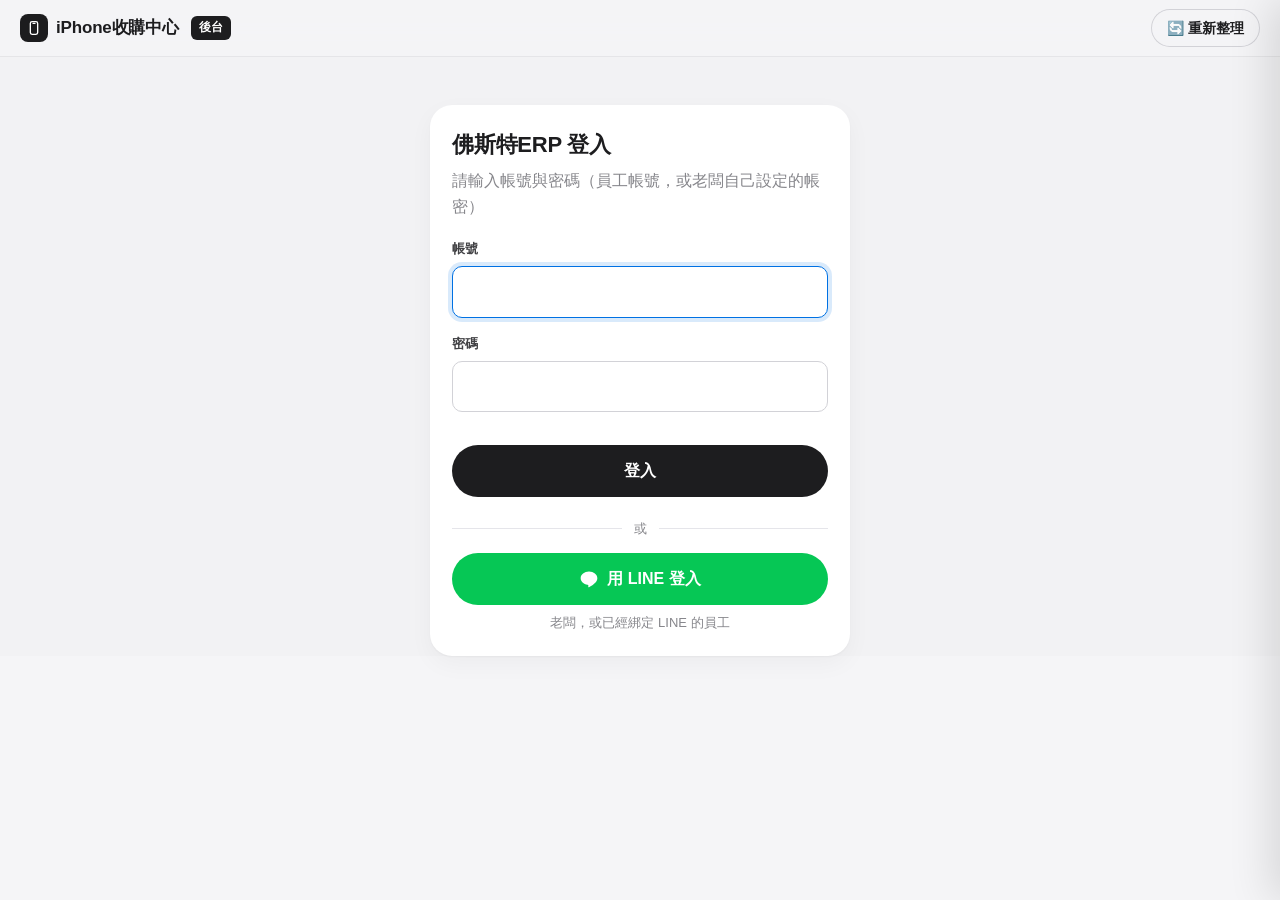
<file: admin.html>
<!doctype html>
<html lang="zh-Hant">
<head>
<meta charset="utf-8">
<meta name="viewport" content="width=device-width, initial-scale=1, viewport-fit=cover">
<meta name="robots" content="noindex">
<title>佛斯特ERP</title>
<meta name="apple-mobile-web-app-capable" content="yes">
<meta name="mobile-web-app-capable" content="yes">
<script>/* 加到主畫面：門市工作台（?shop=1）與收購後台用不同的 App 名稱、圖示 */
(function () {
  var shop = /[?&]shop=1/.test(location.search);
  document.write('<link rel="manifest" href="' + (shop ? 'shop' : 'admin') + '.webmanifest">'
    + '<link rel="apple-touch-icon" href="icons/' + (shop ? 'icon' : 'admin') + '-180.png?v=2">'
    + '<link rel="icon" href="icons/' + (shop ? 'icon' : 'admin') + '-192.png?v=2">'
    + '<meta name="apple-mobile-web-app-title" content="' + (shop ? '門市收購' : '佛斯特ERP') + '">');
})();
</script>
<meta name="theme-color" content="#f5f5f7">
<link rel="stylesheet" href="style.css?v=20261126b">
<script charset="utf-8" src="https://static.line-scdn.net/liff/edge/2/sdk.js"></script>
<style>
  body { background: #f2f2f4; }
  .wrap { max-width: 1280px; }
  .nav .tag { font-size: 12px; font-weight: 600; background: var(--ink); color: #fff; padding: 2px 8px; border-radius: 6px; margin-left: 4px; }
  .nav-right { margin-left: auto; display: flex; align-items: center; gap: 10px; font-size: 14px; color: var(--ink-2); white-space: nowrap; }
  .nav .logo { white-space: nowrap; }
  @media (max-width: 560px) { #who, .nav .logo #shopName { display: none; } }
  .stats { display: grid; grid-template-columns: repeat(7, 1fr); gap: 12px; margin: 22px 0 18px; }
  @media (max-width: 1100px) { .stats { grid-template-columns: repeat(4, 1fr); } }
  @media (max-width: 640px) { .stats { grid-template-columns: repeat(2, 1fr); } }
  .stat { background: #fff; border: 0; border-radius: 16px; padding: 14px 16px; text-align: left; box-shadow: var(--shadow); color: var(--ink); position: relative; overflow: hidden; transition: transform .15s; }
  .stat:hover { transform: translateY(-2px); }
  .stat::before { content: ""; position: absolute; left: 0; top: 0; bottom: 0; width: 4px; background: var(--c); }
  .stat .n { font-size: 30px; font-weight: 800; letter-spacing: -.02em; line-height: 1.1; }
  .stat .l { font-size: 13px; color: var(--muted); }
  .stat.hot .n { color: var(--c); }
  .stat.on { box-shadow: 0 0 0 2px var(--c), var(--shadow); }
  .toolbar { display: flex; gap: 10px; align-items: center; flex-wrap: wrap; margin-bottom: 12px; }
  .toolbar .input { max-width: 320px; padding: 10px 14px; border-radius: 999px; }
  .tabs { display: flex; gap: 6px; overflow-x: auto; padding-bottom: 2px; scrollbar-width: none; }
  .tabs button { border: 0; background: #fff; border-radius: 999px; padding: 7px 14px; font-size: 13px; white-space: nowrap; color: var(--ink-2); box-shadow: var(--shadow); }
  .tabs button.on { background: var(--ink); color: #fff; }
  .tabs button i { font-style: normal; opacity: .6; margin-left: 4px; }
  .table { width: 100%; border-collapse: separate; border-spacing: 0; background: #fff; border-radius: 16px; overflow: hidden; box-shadow: var(--shadow); font-size: 14px; }
  .table th { text-align: left; font-size: 12px; font-weight: 600; color: var(--muted); padding: 12px 14px; background: #fafafa; border-bottom: 1px solid var(--line); white-space: nowrap; }
  .table td { padding: 13px 14px; border-bottom: 1px solid #f0f0f2; vertical-align: top; }
  .table tr:last-child td { border-bottom: 0; }
  .table tbody tr { cursor: pointer; transition: background .1s; }
  .table tbody tr:hover { background: #f8f8fa; }
  .table tbody tr.sel { background: #eef5ff; }
  .table .sub { color: var(--muted); font-size: 12px; }
  .num { font-variant-numeric: tabular-nums; }
  @media (max-width: 760px) {
    .table thead { display: none; }
    .table, .table tbody, .table tr, .table td { display: block; }
    .table tr { padding: 12px 14px; border-bottom: 1px solid #f0f0f2; }
    .table td { padding: 2px 0; border: 0; }
    .table td.hide-m { display: none; }
  }
  /* drawer */
  .scrim { position: fixed; top: 0; right: 0; bottom: 0; left: 0; background: rgba(0,0,0,.25); opacity: 0; pointer-events: none; transition: opacity .2s; z-index: 40; }
  .scrim.show { opacity: 1; pointer-events: auto; }
  .drawer { position: fixed; top: 0; right: 0; bottom: 0; width: min(560px, 100vw); background: var(--bg); z-index: 50; transform: translateX(100%); transition: transform .28s cubic-bezier(.2,.8,.2,1); display: flex; flex-direction: column; box-shadow: -10px 0 40px rgba(0,0,0,.12); }
  .drawer.wide { width: min(820px, 100vw); }
  .drawer.show { transform: none; }
  .d-head { display: flex; align-items: center; gap: 10px; padding: 16px 20px; background: #fff; border-bottom: 1px solid var(--line); }
  .d-head b { font-size: 18px; flex: 1; }
  .d-close { border: 0; background: #f2f2f4; width: 32px; height: 32px; border-radius: 50%; font-size: 18px; color: var(--ink-2); }
  .d-body { flex: 1; overflow-y: auto; padding: 16px 16px 24px; }
  .d-body .card { padding: 18px; border-radius: 16px; margin-bottom: 12px; }
  .d-body h3 { font-size: 14px; margin: 0 0 12px; color: var(--ink-2); display: flex; justify-content: space-between; align-items: center; }
  .d-foot { padding: 14px 16px calc(14px + env(safe-area-inset-bottom)); background: #fff; border-top: 1px solid var(--line); display: flex; gap: 10px; align-items: center; }
  .copy { border: 0; background: #f2f2f4; border-radius: 6px; font-size: 12px; padding: 2px 8px; margin-left: 6px; color: var(--ink-2); }
  .next-btn { display: flex; width: 100%; justify-content: space-between; align-items: center; border: 0; border-radius: 14px; padding: 14px 16px; color: #fff; background: var(--c); font-weight: 700; font-size: 16px; }
  .next-btn small { font-weight: 500; opacity: .85; font-size: 12px; }
  .row-actions { display: flex; gap: 10px; align-items: center; margin-top: 12px; flex-wrap: wrap; }
  .row-actions select { flex: 1; min-width: 160px; }
  .alert { background: #fff4e5; color: #8a5300; border-radius: 12px; padding: 10px 14px; font-size: 13px; margin-bottom: 12px; }
  .gate { max-width: 460px; margin: 80px auto; }
  .id-thumb { width: 100%; max-width: 280px; border-radius: 8px; border: 1px solid var(--line); cursor: zoom-in; background: #eceef1; min-height: 60px; display: block; }
  /* 檢測報告編輯器 */
  .rep-ed { position: fixed; top: 0; right: 0; bottom: 0; left: 0; z-index: 60; background: var(--bg); display: none; flex-direction: column; }
  .rep-ed.show { display: flex; }
  .rep-ed .d-head { gap: 10px; }
  .rep-ed-body { flex: 1; overflow-y: auto; padding: 16px; max-width: 820px; width: 100%; margin: 0 auto; }
  .rep-ed .d-foot { max-width: none; }
  .rep-ed .card { padding: 18px; }
  .ck-row { display: grid; grid-template-columns: 1fr auto; gap: 6px 10px; align-items: center; padding: 8px 0; border-top: 1px solid #f0f0f2; }
  .ck-row .ck-note { grid-column: 1 / -1; padding: 7px 10px; font-size: 14px; display: none; }
  .ck-row.bad .ck-note, .ck-row .ck-note:not(:placeholder-shown) { display: block; }
  .ck-row.bad .ck-lbl { color: var(--red); font-weight: 600; }
  .ck-lbl { font-size: 14px; }
  .seg { display: inline-flex; background: #f2f2f4; border-radius: 999px; padding: 3px; }
  .seg button { border: 0; background: transparent; padding: 5px 12px; border-radius: 999px; font-size: 13px; color: var(--ink-2); }
  .seg button.on { background: #fff; box-shadow: 0 1px 3px rgba(0,0,0,.12); font-weight: 700; }
  .ck-row.ok .seg button.on { color: #1f9d55; } .ck-row.bad .seg button.on { color: #e5484d; } .ck-row.na .seg button.on { color: #8e8e93; }
  .ph-grid { display: grid; grid-template-columns: repeat(auto-fill, minmax(150px, 1fr)); gap: 10px; }
  .ph { position: relative; }
  .ph img { width: 100%; aspect-ratio: 4/3; object-fit: cover; border-radius: 10px; background: #eceef1; display: block; cursor: zoom-in; }
  .ph .input { margin-top: 6px; padding: 7px 10px; font-size: 13px; }
  .ph-del { position: absolute; top: 6px; right: 6px; width: 26px; height: 26px; border-radius: 50%; border: 0; background: rgba(0,0,0,.6); color: #fff; font-size: 13px; }
  .ph-del.static { position: static; background: #f2f2f4; color: var(--ink-2); flex: none; }
  .ph-add { display: grid; place-items: center; aspect-ratio: 4/3; border: 2px dashed var(--line-2); border-radius: 10px; color: var(--ink-2); font-weight: 600; cursor: pointer; }
  .ph-add:hover { border-color: var(--ink); }
  .price-row { display: flex; gap: 8px; align-items: center; margin-bottom: 8px; }
  .price-row > span { flex: 1; font-size: 14px; }
  .price-row .input { padding: 9px 12px; }
  .price-row .num { max-width: 140px; text-align: right; }
  .price-row.minus .input:first-child { flex: 1; }
  .price-row.sub { border-top: 1px solid var(--line); padding-top: 10px; margin-top: 6px; }
  .price-row.sub b { font-size: 18px; }
  .lightbox.prev { cursor: default; justify-content: flex-start; overflow-y: auto; padding: 24px 12px; }
  /* 單據預覽的按鈕固定在畫面底部：平板橫放時不用捲到最下面才找得到 PDF／列印／關閉 */
  .prev-bar { position: sticky; bottom: -24px; z-index: 2; display: flex; gap: 8px; flex-wrap: wrap; margin: 12px -12px 0; padding: 12px 12px calc(12px + env(safe-area-inset-bottom)); background: rgba(20,20,22,.94); border-radius: 14px 14px 0 0; }
  .prev-box { max-width: 640px; width: 100%; }
  [hidden] { display: none !important; }
  .pages { display: flex; gap: 6px; margin: 4px 0 16px; }
  .pages a { padding: 7px 14px; border-radius: 999px; font-size: 14px; color: var(--ink-2); text-decoration: none; background: #fff; box-shadow: var(--shadow); }
  .pages a.on { background: var(--ink); color: #fff; }
  .nav-groups { display: grid; grid-template-columns: repeat(auto-fit, minmax(140px, 1fr)); gap: 8px; margin: 4px 0 10px; align-items: stretch; }
  .nav-groups a { display: flex; align-items: center; justify-content: center; padding: 12px 10px; border-radius: 14px; font-size: 15px; font-weight: 700; color: var(--ink-2); text-decoration: none; background: #fff; box-shadow: var(--shadow); text-align: center; }
  .nav-groups a.on { background: var(--ink); color: #fff; }
  .nav-groups a.shop-link { font-size: 13px; font-weight: 600; background: transparent; box-shadow: none; border: 1.5px dashed var(--line-2, #d2d2d7); }
  .pages.sub { padding: 8px; background: #fff; border-radius: 14px; box-shadow: var(--shadow); }
  .pages.sub a { box-shadow: none; background: #f2f2f4; }
  .pages.sub a.on { background: var(--ink); color: #fff; }
  .role { display: inline-block; font-size: 12px; padding: 2px 8px; border-radius: 999px; background: #eef0f4; color: var(--ink-2); margin-left: 6px; }
  .role.boss { background: #1d1d1f; color: #fff; }
  .no-perm { color: #8e8e93; font-size: 13px; }
  .perm-list { display: grid; gap: 8px; margin: 6px 0 0; }
  .perm-list label { display: flex; gap: 10px; align-items: flex-start; padding: 10px 12px; border-radius: 12px; background: #f6f7f9; font-size: 14px; cursor: pointer; }
  .perm-list input { margin-top: 2px; width: 17px; height: 17px; accent-color: #1d1d1f; flex: none; }
  .perm-list .danger { background: #fff1f0; }
  .u-off td { opacity: .45; }
  .pill { display: inline-block; font-size: 12px; padding: 2px 8px; border-radius: 999px; background: #e8f8ee; color: #1a7f3c; white-space: nowrap; }
  .pill.off { background: #f2f2f4; color: #8e8e93; }
  .pill.warn { background: #fff4e5; color: #8a5300; }
  .mini-perms { display: flex; flex-wrap: wrap; gap: 4px; }
  .mini-perms span { font-size: 11px; background: #f2f2f4; border-radius: 6px; padding: 1px 6px; color: var(--ink-2); }
  .staff-login { max-width: 420px; margin: 48px auto; }
  .tl-by { color: var(--ink-2); font-size: 12px; margin-left: 6px; font-weight: 400; }
  .input:disabled { background: #f2f2f4; color: #8e8e93; }
  .pages { flex-wrap: wrap; }
  .in-wrap { max-width: 760px; margin: 0 auto; }
  .in-steps { display: flex; gap: 8px; margin-bottom: 14px; }
  .in-steps div { flex: 1; display: flex; align-items: center; gap: 8px; padding: 10px 12px; border-radius: 12px; background: #fff; box-shadow: var(--shadow); font-size: 14px; color: var(--ink-2); }
  .in-steps i { font-style: normal; width: 24px; height: 24px; border-radius: 50%; display: grid; place-items: center; background: #eef0f4; font-size: 13px; flex: none; }
  .in-steps .on { color: var(--ink); font-weight: 700; } .in-steps .on i { background: var(--ink); color: #fff; }
  .in-steps .done i { background: #30D158; color: #fff; }
  #inErr, #rpErr { font-weight: 700; font-size: 15px; }
  .bat-low { margin-top: 6px; padding: 8px 10px; border-radius: 10px; background: #FFF4E0; color: #8a5300; font-size: 14px; font-weight: 600; display: flex; flex-wrap: wrap; align-items: center; gap: 8px; }
  .bat-low .btn { background: #FF9F0A; color: #fff; } .bat-low span { color: #1d7a36; }
  .need-fix { animation: needfix 1.6s ease; border-radius: 14px; }
  @keyframes needfix { 0%, 60% { box-shadow: 0 0 0 3px #FF453A; } 100% { box-shadow: 0 0 0 3px transparent; } }
  .in-foot { position: sticky; bottom: 0; display: flex; gap: 10px; align-items: center; padding: 12px 0 16px; background: linear-gradient(transparent, var(--bg) 30%); }
  .chip-btn { border: 1px solid var(--line-2); background: #fff; border-radius: 999px; padding: 5px 11px; font-size: 13px; cursor: pointer; }
  .chip-btn:active { background: #f2f2f4; }
  .small-chips { gap: 6px; }
  .ph-add.disabled { opacity: .4; pointer-events: none; }
  .sig-pad { width: 100%; aspect-ratio: 600/220; border: 2px dashed var(--line-2); border-radius: 12px; background: #fff; touch-action: none; margin-top: 6px; cursor: crosshair; }
  .est-open { margin-bottom: 12px; flex-direction: column; gap: 2px; }
  .est-open small { font-size: 12px; font-weight: 400; opacity: .75; }
  .est-box { max-width: 560px !important; max-height: 88vh; overflow-y: auto; }
  /* 價格與「帶入此商品」固定在估價視窗底部：二手機選項多、內容比平板畫面高時也按得到 */
  .est-box .est-foot { position: sticky; bottom: -16px; z-index: 2; background: #fff; margin: 12px -20px -16px; padding: 10px 20px 16px; border-top: 1px solid rgba(0,0,0,.08); box-shadow: 0 -8px 16px rgba(255,255,255,.9); }
  .est-box .est-foot .rep-price { margin: 0; }
  .est-box .chips { flex-wrap: wrap; }
  .ded-reason { flex: 1; display: grid; gap: 6px; min-width: 0; }
  .st-view { margin: 0 0 10px; }
  .rp-bar { display: flex; flex-wrap: wrap; gap: 10px; align-items: center; justify-content: space-between; padding: 12px 14px; }
  .rp-dates { display: flex; gap: 8px; align-items: center; } .rp-dates .input { width: auto; padding: 8px 10px; }
  .rp-wrap { overflow-x: auto; -webkit-overflow-scrolling: touch; border-radius: 16px; }
  .rp-tbl { min-width: 760px; } .rp-tbl th.r, .rp-tbl td.r { text-align: right; } .rp-tbl td { vertical-align: top; }
  .rp-tbl tr.zero td { color: var(--muted); } .rp-tbl tbody tr[data-day], .rp-tbl tbody tr[data-ref], .rp-tbl tbody tr[data-sku] { cursor: pointer; }
  .rp-tbl tbody tr[data-day]:hover, .rp-tbl tbody tr[data-ref]:hover, .rp-tbl tbody tr[data-sku]:hover { background: #f8f8fa; }
  .rp-day { margin-bottom: 18px; } .rp-dh { display: flex; justify-content: space-between; align-items: baseline; margin: 0 4px 8px; } .rp-dh span { color: var(--muted); font-size: 13px; }
  .st-model { max-width: 300px; }
  .st-sum { width: 100%; border-collapse: separate; border-spacing: 0; background: #fff; border-radius: 16px; overflow: hidden; box-shadow: var(--shadow); font-size: 14px; }
  .st-sum th { text-align: left; font-size: 12px; font-weight: 600; color: var(--muted); padding: 11px 12px; background: #fafafa; border-bottom: 1px solid var(--line); white-space: nowrap; }
  .st-sum td { padding: 11px 12px; border-bottom: 1px solid #f0f0f2; vertical-align: middle; }
  .st-sum .sub { color: var(--muted); font-size: 12px; }
  .st-sum th.c, .st-sum td.c { text-align: center; width: 64px; }
  .st-sum tbody tr[data-model] { cursor: pointer; } .st-sum tbody tr[data-model]:hover { background: #f8f8fa; }
  .st-sum .st-tot td { background: #f5f5f7; border-top: 2px solid var(--ink, #1d1d1f); border-bottom: 0; }
  @media (max-width: 760px) { .st-sum .hide-m { display: none; } .st-sum th.c, .st-sum td.c { width: 52px; padding: 10px 4px; } }
  /* 維修作業 */
  .rp-item { display: grid; grid-template-columns: 1fr 110px 110px 32px; gap: 8px; align-items: start; margin-bottom: 8px; }
  .rp-item.rp-part { grid-template-columns: 1fr 110px 32px; }
  .rp-item.rp-part.no-cost { grid-template-columns: 1fr 32px; }
  @media (max-width: 560px) { .rp-item { grid-template-columns: 1fr 90px; } .rp-item select[data-iw] { grid-column: 1; } }
  .rp-hist { border: 2px solid var(--line, #e5e5ea); } .rp-hist.warn { border-color: #ff9f0a; background: #fff8ec; }
  .rp-hrow { padding: 6px 0; border-top: 1px solid var(--line, #eee); cursor: pointer; font-size: 14px; } .rp-hrow:first-of-type { margin-top: 6px; }
  .rp-inspect { margin: 0 0 10px; } .rp-inspect-box { background: #fff8ec; border: 1px solid #ffd79a; border-radius: 12px; padding: 10px 12px; }
  .rp-steps { display: grid; grid-template-columns: repeat(4, 1fr); position: relative; margin: 6px 0 4px; }
  .rp-steps::before { content: ''; position: absolute; left: 12.5%; right: 12.5%; top: 15px; height: 3px; background: var(--line, #e5e5ea); }
  .rp-steps > div { position: relative; display: flex; flex-direction: column; align-items: center; gap: 6px; font-size: 13px; color: var(--muted); }
  .rp-steps i { width: 32px; height: 32px; border-radius: 50%; display: grid; place-items: center; font-style: normal; font-weight: 700; background: #fff; border: 3px solid var(--line, #e5e5ea); z-index: 1; }
  .rp-steps .done i { background: #34c759; border-color: #34c759; color: #fff; } .rp-steps .done { color: var(--ink-2); }
  .rp-steps .on i { background: var(--ink, #1d1d1f); border-color: var(--ink, #1d1d1f); color: #fff; } .rp-steps .on { color: var(--ink); font-weight: 700; }
  .rp-next { margin-top: 14px; padding: 16px; font-size: 17px; }
  .rp-more { margin-top: 12px; border-top: 1px solid var(--line, #eee); padding-top: 8px; }
  .rp-more summary { cursor: pointer; font-size: 13px; color: var(--muted); list-style: none; text-align: center; padding: 4px; }
  .rp-more summary::-webkit-details-marker { display: none; } .rp-more summary::after { content: ' ▾'; } .rp-more[open] summary::after { content: ' ▴'; }
  .rp-more-btns { display: flex; gap: 8px; flex-wrap: wrap; justify-content: center; margin-top: 8px; }
  .id-slots { display: grid; grid-template-columns: 1fr 1fr; gap: 12px; }
  .id-slot { display: grid; gap: 6px; } .id-slot > b { font-size: 14px; }
  .id-slot .ph, .id-slot .ph-add { width: 100%; aspect-ratio: 86/54; }
  .id-slot .ph img { height: 100%; aspect-ratio: auto; }
  .edit-bar { display: flex; gap: 8px; margin-left: auto; }
  /* 人資 */
  .hr-clock { text-align: center; padding: 26px 18px; }
  .hr-now { font-size: 52px; font-weight: 800; letter-spacing: 1px; line-height: 1.1; }
  .hr-btns { display: grid; grid-template-columns: 1fr 1fr; gap: 12px; margin: 20px 0 12px; }
  .hr-btn { border: 2px solid var(--line, #e5e5ea); background: #fff; border-radius: 18px; padding: 22px 10px; display: flex; flex-direction: column; gap: 6px; cursor: pointer; font: inherit; }
  .hr-btn b { font-size: 20px; } .hr-btn small { color: var(--muted); font-size: 13px; }
  .hr-btn.on.in { background: #0a84ff; border-color: #0a84ff; color: #fff; } .hr-btn.on.out { background: #1d1d1f; border-color: #1d1d1f; color: #fff; }
  .hr-btn.on small { color: rgba(255,255,255,.8); } .hr-btn:disabled { opacity: .6; }
  .hr-list { list-style: none; margin: 0; padding: 0; } .hr-list li { padding: 8px 0; border-top: 1px solid var(--line, #eee); font-size: 14px; } .hr-list li:first-child { border-top: 0; }
  .hr-mini { display: flex; gap: 18px; align-items: center; flex-wrap: wrap; } .hr-mini b { font-size: 20px; } .hr-mini .btn { margin-left: auto; }
  .hr-top { display: grid; grid-template-columns: 2fr 1fr; gap: 12px; } .hr-top .card { margin: 0 0 12px; }
  .hr-al { display: grid; grid-template-columns: repeat(4, 1fr); gap: 8px; text-align: center; }
  .hr-al b { display: block; font-size: 26px; } .hr-al span { font-size: 12px; color: var(--muted); } .hr-al div:first-child b { color: #0a84ff; }
  .hr-apply-btns { display: grid; gap: 8px; }
  .hr-month { display: flex; gap: 6px; align-items: center; } .hr-month .input { width: auto; min-height: 36px; padding: 6px 10px; }
  .hr-days tr.off td { color: var(--muted); background: #fafafa; } .hr-days tr.bad td { background: #fff4f3; } .hr-days tr.warn td { background: #fffaf0; }
  .hr-red { color: #c9372c; font-weight: 600; }
  /* 班表 */
  .hr-cal-h { display: flex; justify-content: space-between; align-items: center; gap: 8px; flex-wrap: wrap; }
  .cal-grid { display: grid; grid-template-columns: repeat(7, 1fr); gap: 4px; }
  .cal-w { text-align: center; font-size: 12px; color: var(--muted); padding: 2px 0; }
  .cal-d { min-height: 80px; border-radius: 10px; padding: 6px 7px; background: #f7f7f9; display: flex; flex-direction: column; gap: 2px; font-size: 13px; line-height: 1.3; }
  .cal-d b { font-size: 15px; } .cal-d.wd { background: #eaf3ff; } .cal-d.off { background: #f4f4f6; color: var(--muted); } .cal-d.lv { background: #eaf8ef; }
  .cal-d.past { opacity: .75; } .cal-d.today { outline: 2px solid #0a84ff; opacity: 1; }
  .cal-shift { color: #0a5fb4; font-weight: 600; } .cal-off { color: var(--muted); } .cal-tag.lv { color: #1a7f37; font-weight: 700; }
  .cal-clk { color: var(--ink-2); } .cal-flag { font-weight: 700; border-radius: 6px; padding: 0 4px; align-self: flex-start; }
  .cal-flag.bad { background: #ffe1df; color: #c9372c; } .cal-flag.warn { background: #fff1d6; color: #8a5300; }
  .rs-wrap { overflow-x: auto; -webkit-overflow-scrolling: touch; }
  .rs-t { border-collapse: collapse; font-size: 12px; min-width: 100%; }
  .rs-t th, .rs-t td { border: 1px solid var(--line, #e5e5ea); padding: 4px 3px; text-align: center; white-space: nowrap; }
  .rs-t th { font-weight: 600; background: #fafafa; } .rs-t th span { color: var(--muted); font-weight: 400; } .rs-t th.we { color: #c9372c; }
  .rs-t .rs-n { text-align: left; padding: 4px 8px; position: sticky; left: 0; background: #fff; z-index: 1; min-width: 92px; }
  .rs.wd { background: #eaf3ff; color: #0a5fb4; font-weight: 600; } .rs.off { color: #b0b0b5; } .rs.lv { background: #eaf8ef; color: #1a7f37; font-weight: 700; }
  .rs.bad { background: #ffe1df; color: #c9372c; } .rs.warn { background: #fff1d6; color: #8a5300; }
  /* 班表編輯 */
  .ro-head { display: flex; flex-wrap: wrap; gap: 10px 16px; align-items: center; justify-content: space-between; margin: 4px 2px 12px; }
  .ro-head h2 { margin: 0; font-size: 24px; }
  .ro-nav { display: flex; flex-wrap: wrap; gap: 8px; align-items: center; }
  .ro-tools { padding: 16px 18px; }
  .ro-step { display: flex; align-items: center; flex-wrap: wrap; gap: 8px; font-size: 17px; font-weight: 700; margin: 0 0 10px; }
  .ro-step i { font-style: normal; width: 24px; height: 24px; border-radius: 50%; background: #1d1d1f; color: #fff; font-size: 14px; display: inline-flex; align-items: center; justify-content: center; }
  .ro-step span { font-size: 14px; font-weight: 400; color: var(--muted); }
  .ro-brushes { display: flex; flex-wrap: wrap; gap: 10px; margin: 0 0 16px; }
  .ro-b { border: 2px solid rgba(0,0,0,.06); background: var(--bg); color: var(--fg); border-radius: 14px; padding: 10px 18px; font-size: 18px; font-weight: 800; cursor: pointer; line-height: 1.2; text-align: left; min-width: 96px; }
  .ro-b small { display: block; font-size: 13px; font-weight: 500; opacity: .8; margin-top: 3px; }
  .ro-b.on { border-color: var(--fg); box-shadow: 0 3px 10px rgba(0,0,0,.15); transform: translateY(-1px); }
  .ro-b.on::before { content: '✓ '; }
  .ro-tip { margin: -6px 0 14px; font-size: 14px; color: #8a5300; background: #fff6e0; padding: 8px 12px; border-radius: 10px; }
  .ro-legend { display: flex; flex-wrap: wrap; gap: 8px 18px; font-size: 14px; color: var(--muted); }
  .ro-legend span { display: inline-flex; align-items: center; gap: 6px; }
  .lg { font-style: normal; display: inline-flex; align-items: center; justify-content: center; min-width: 30px; height: 26px; padding: 0 6px; border-radius: 6px; background: var(--bg, #fff); color: var(--fg, #1d1d1f); font-weight: 700; border: 1px solid #e5e5ea; }
  .lg.dflt { color: #a8a8ae; font-weight: 500; } .lg.chg { box-shadow: inset 0 0 0 3px #ffb800; }
  .ro-wrap { overflow: auto; -webkit-overflow-scrolling: touch; background: #fff; border: 1px solid var(--line, #e5e5ea); border-radius: 16px; max-height: calc(100vh - 210px); }
  .ro-t { border-collapse: separate; border-spacing: 0; font-size: 16px; min-width: 100%; }
  .ro-t th, .ro-t td { border-right: 1px solid #ececf0; border-bottom: 1px solid #ececf0; text-align: center; white-space: nowrap; }
  .ro-t thead th { position: sticky; top: 0; z-index: 2; background: #f7f7f9; padding: 8px 2px 6px; font-size: 17px; font-weight: 800; min-width: 46px; }
  .ro-t thead th span { display: block; font-size: 13px; font-weight: 500; color: var(--muted); }
  .ro-t thead th.we, .ro-t thead th.we span { color: #c9372c; }
  .ro-t thead th.today { background: #0a84ff; color: #fff; } .ro-t thead th.today span { color: rgba(255,255,255,.85); }
  .ro-t .ro-n { position: sticky; left: 0; z-index: 1; background: #fff; text-align: left; padding: 8px 14px; min-width: 132px; font-size: 17px; font-weight: 800; box-shadow: 2px 0 0 #ececf0; }
  .ro-t thead .ro-n { z-index: 3; background: #f7f7f9; }
  .ro-ann { font-size: 13px; font-weight: 500; color: var(--muted); margin-top: 3px; } .ro-ann b { color: #1a7f37; font-size: 15px; } .ro-ann.neg b { color: #c9372c; }
  .ro-c { height: 52px; min-width: 46px; cursor: pointer; font-weight: 800; font-size: 16px; background: var(--bg, #fff); color: var(--fg, #1d1d1f); -webkit-user-select: none; user-select: none; }
  .ro-c.dflt { color: #b4b4ba; font-weight: 500; }
  .ro-c.chg { box-shadow: inset 0 0 0 3px #ffb800; }
  @media (hover: hover) { .ro-c:hover { filter: brightness(.94); } }
  .ro-sum { font-weight: 800; min-width: 56px; }
  .ro-t tfoot td, .ro-t tfoot th { position: sticky; bottom: 0; background: #f7f7f9; font-weight: 800; padding: 10px 2px; font-size: 16px; }
  .ro-t tfoot .ro-n { z-index: 3; font-size: 15px; } .ro-t tfoot td.zero { color: #c9372c; }
  .ro-neg { color: #c9372c; font-weight: 700; }
  @media (max-width: 560px) { .ro-head h2 { font-size: 20px; } .ro-b { font-size: 16px; padding: 8px 14px; min-width: 80px; } .ro-c { height: 46px; min-width: 42px; } .ro-t .ro-n { min-width: 0; width: 88px; max-width: 88px; white-space: normal; padding: 6px 8px; font-size: 15px; line-height: 1.25; } .ro-ann { font-size: 11px; } .ro-ann b { font-size: 13px; }
    .ro-foot { flex-wrap: wrap; gap: 8px; } .ro-foot #roState { order: -1; flex-basis: 100% !important; font-size: 13px; } .ro-foot .btn { flex: 1; white-space: nowrap; } }
  /* 員工基本資料 */
  .emp-cell { display: flex; align-items: center; gap: 12px; }
  .emp-av { border-radius: 50%; object-fit: cover; background: #e9e9ee; flex-shrink: 0; display: inline-block; }
  .emp-ini { display: inline-flex; align-items: center; justify-content: center; background: linear-gradient(135deg, #5e9cff, #0a5fb4); color: #fff; font-weight: 800; }
  .emp-top { display: flex; align-items: center; gap: 18px; margin: 4px 0 14px; } .emp-top .emp-av { width: 96px; height: 96px; }
  .emp-sub { font-size: 14px; font-weight: 700; color: var(--muted); margin: 4px 0 6px; }
  .grid3 { display: grid; grid-template-columns: 1fr 100px 1fr; gap: 0 10px; } @media (max-width: 560px) { .grid3 { grid-template-columns: 1fr 1fr; } }
  /* 薪資計算表 */
  .py-bonus-tip { font-size: 15px; line-height: 1.6; padding: 12px 16px; background: #fff8e1; border: 1px solid #ffe08a; color: #6b4e00; border-radius: 12px; }
  .py-t th.c-bonus { background: #fff3c4; color: #8a5300; } .py-t th.c-bonus span { display: block; font-size: 11px; font-weight: 500; }
  .py-t td.py-bcell { background: #fffbea; } .py-in.py-bonus { border: 2px solid #f0c000; font-weight: 800; background: #fff; } .py-in.py-bonus::placeholder { color: #c9a000; font-weight: 500; }
  .py-tip { font-size: 15px; line-height: 1.7; padding: 12px 16px; } .py-ovs { background: #fff3c4; padding: 0 6px; border-radius: 4px; margin: 0 2px; }
  .py-wrap { overflow: auto; -webkit-overflow-scrolling: touch; background: #fff; border: 1px solid var(--line, #e5e5ea); border-radius: 16px; max-height: calc(100vh - 230px); }
  .py-t { border-collapse: separate; border-spacing: 0; font-size: 16px; min-width: 100%; }
  .py-t th, .py-t td { border-right: 1px solid #ececf0; border-bottom: 1px solid #ececf0; padding: 6px; text-align: right; white-space: nowrap; }
  .py-t thead th { position: sticky; background: #f7f7f9; font-size: 15px; font-weight: 800; text-align: center; z-index: 2; }
  .py-t thead tr:first-child th { top: 0; } .py-t thead tr:nth-child(2) th { top: 37px; }
  .py-t .g-earn { background: #e3f6e9; color: #1a7f37; } .py-t .g-ded { background: #ffe8e6; color: #c9372c; }
  .py-t .c-earn { color: #1a7f37; } .py-t .c-ded { color: #c9372c; }
  .py-t .py-n { position: sticky; left: 0; z-index: 1; background: #fff; text-align: left; min-width: 120px; font-size: 17px; box-shadow: 2px 0 0 #ececf0; }
  .py-t .py-n .link { font-size: 17px; font-weight: 800; padding: 0; } .py-t .py-n .sub { font-size: 12px; font-weight: 400; margin-top: 2px; }
  .py-t thead .py-n { z-index: 3; background: #f7f7f9; }
  .py-in { width: 92px; border: 1px solid #d8d8de; border-radius: 8px; padding: 8px; font-size: 16px; text-align: right; background: #fff; }
  .py-in:focus { outline: 2px solid #0a84ff; border-color: transparent; } .py-in.ov { background: #fff3c4; border-color: #e0b400; font-weight: 700; }
  .py-in:disabled { background: transparent; border-color: transparent; color: #1d1d1f; }
  .py-note { width: 150px; border: 1px solid #d8d8de; border-radius: 8px; padding: 8px; font-size: 15px; } .py-note:disabled { border-color: transparent; background: transparent; }
  .py-sum { font-weight: 800; background: #fafafa; min-width: 90px; } .py-sum.ded { color: #c9372c; }
  .py-net { font-weight: 900; font-size: 18px; color: #0a5fb4; background: #eef5ff; min-width: 100px; }
  .py-t tbody tr.py-chg .py-n { box-shadow: inset 4px 0 0 #ffb800, 2px 0 0 #ececf0; } .py-t tbody tr.py-done { background: #fbfbfc; }
  .py-t tfoot th, .py-t tfoot td { position: sticky; bottom: 0; background: #f2f2f5; font-weight: 800; padding: 10px 6px; }
  .py-t tfoot .py-n { z-index: 3; font-size: 15px; }
  /* 打卡頁：我的班表 */
  .hr-today b { color: #1d1d1f; }
  .up-list { list-style: none; margin: 12px 0 0; padding: 0; display: grid; gap: 8px; }
  @media (min-width: 720px) { .up-list { grid-template-columns: 1fr 1fr; } }
  .up-list li { display: flex; align-items: center; gap: 16px; padding: 12px 16px; border-radius: 14px; background: #eef5ff; font-size: 18px; }
  .up-list li.rest { background: #f4f4f6; }
  .up-list li.today { outline: 3px solid #0a84ff; }
  .up-d { min-width: 70px; display: flex; flex-direction: column; line-height: 1.25; } .up-d b { font-size: 20px; } .up-d span { font-size: 14px; color: var(--muted); }
  .up-m { display: flex; align-items: center; gap: 10px; flex-wrap: wrap; } .up-m b { font-size: 19px; }
  .up-tag { font-weight: 800; border-radius: 8px; padding: 3px 12px; font-size: 16px; }
  @media (max-width: 420px) { .up-list li { gap: 10px; padding: 10px 12px; } .up-d { min-width: 58px; } .up-m { gap: 6px; } .up-m b { font-size: 17px; } .up-tag { padding: 2px 8px; font-size: 15px; } }
  .up-tag.sh { background: #0a5fb4; color: #fff; } .up-tag.off { background: #e4e4e9; color: #5f5f66; } .up-tag.lv { background: #d6f5df; color: #1a7f37; }
  .ro-foot { position: sticky; bottom: 0; z-index: 5; display: flex; gap: 10px; align-items: center; padding: 10px 12px calc(10px + env(safe-area-inset-bottom)); margin: 12px -4px 0; background: rgba(255,255,255,.96); border-top: 1px solid var(--line, #e5e5ea); }
  .ro-srow { display: grid; grid-template-columns: 1fr 92px 10px 92px 64px 30px; gap: 6px; align-items: center; margin-bottom: 8px; }
  @media (max-width: 520px) { .ro-srow { grid-template-columns: 1fr 1fr 30px; } .ro-srow span { display: none; } }
  .rs-t .today { outline: 2px solid #0a84ff; outline-offset: -2px; } .rs-sum td { font-weight: 700; background: #fafafa; } .rs-sum td.zero { color: #c9372c; }
  @media (max-width: 560px) { .cal-d { min-height: 66px; font-size: 11px; padding: 4px; } .cal-d b { font-size: 13px; } }
  .hr-reqs { display: grid; grid-template-columns: repeat(auto-fill, minmax(320px, 1fr)); gap: 12px; } .hr-req { margin: 0; }
  .hr-req-h { display: flex; gap: 8px; align-items: center; flex-wrap: wrap; } .hr-req-a { display: flex; gap: 8px; margin-top: 10px; }
  .hr-slips { display: flex; gap: 8px; flex-wrap: wrap; }
  .hr-net { display: flex; justify-content: space-between; align-items: baseline; padding-bottom: 10px; margin-bottom: 8px; border-bottom: 2px solid var(--ink, #1d1d1f); }
  .hr-net b { font-size: 26px; }
  @media (max-width: 760px) { .hr-top { grid-template-columns: 1fr; } .hr-now { font-size: 44px; } }
  .edit-log { list-style: none; margin: 0; padding: 0; } .edit-log li { padding: 10px 0; border-top: 1px solid var(--line, #eee); font-size: 14px; line-height: 1.6; } .edit-log li:first-child { border-top: 0; padding-top: 0; }
  tr.au-del td { background: #fff6f5; }
  .show-m { display: none; } @media (max-width: 640px) { .show-m { display: block; } }
  .rp-acts { display: flex; gap: 8px; flex-wrap: wrap; }
  .sig-mid { aspect-ratio: auto; height: clamp(260px, 42vh, 520px); border-width: 3px; margin-top: 8px; border-radius: 16px; }
  .pill.ok { background: #e8f7ee; color: #1f7a45; }
  /* 門市檢測評估 */
  .cond-seg { display: grid; grid-template-columns: 1fr 1fr; gap: 10px; margin: 0 0 12px; }
  .cond-seg label { cursor: pointer; }
  .cond-seg input { position: absolute; opacity: 0; pointer-events: none; }
  .cond-seg span { display: flex; flex-direction: column; gap: 2px; padding: 12px 14px; border-radius: 14px; border: 2px solid var(--line, #e5e5ea); background: #fff; text-align: center; transition: all .15s; }
  .cond-seg b { font-size: 16px; } .cond-seg small { font-size: 12px; color: var(--muted); }
  .cond-seg input:checked + span { border-color: var(--ink, #1d1d1f); background: var(--ink, #1d1d1f); color: #fff; }
  .cond-seg input:checked + span small { color: rgba(255,255,255,.75); }
  .eval-box { border: 1px solid var(--line); border-radius: 14px; padding: 14px; margin: 4px 0 14px; background: #fafafb; }
  .eval-h { font-weight: 700; margin-bottom: 8px; }
  .ck-wrap { border-top: 1px solid var(--line); padding-top: 8px; }
  .ck-wrap summary { display: flex; align-items: center; gap: 10px; cursor: pointer; padding: 6px 0; list-style: none; }
  .ck-wrap summary::-webkit-details-marker { display: none; }
  .ck-wrap summary::after { content: '展開 ▾'; margin-left: auto; font-size: 13px; color: var(--blue, #0a84ff); }
  .ck-wrap[open] summary::after { content: '收合 ▴'; }
  .in-eval .rep-item + .rep-item { margin-top: 16px; padding-top: 14px; border-top: 1px solid var(--line); }
  .in-eval.compact { font-size: 12px; }
  .in-eval.compact .rep-checks { grid-template-columns: 1fr 1fr 1fr; gap: 0 12px; }
  .in-eval.compact .chk { padding: 3px 0; font-size: 11px; }
  .in-eval.compact .chk .ico { width: 14px; height: 14px; font-size: 9px; }
  .in-eval.compact .rep-price { font-size: 12px; margin-top: 6px; }
  .in-eval.compact .rep-price td { padding: 3px 0; }
  .in-eval.compact .rep-tags { margin: 4px 0 6px; }
  .in-eval.compact .tag { font-size: 11px; padding: 2px 8px; }
  /* 掃描框 */
  /* 舊版 iPad（iPadOS 14 以前）不支援 aspect-ratio：給固定高度，拍照格與簽名框才不會塌掉 */
  @supports not (aspect-ratio: 1 / 1) {
    .ph-add { min-height: 110px; } .ph img { height: 110px; } .id-slot .ph, .id-slot .ph-add { height: 150px; } .id-slot .ph img { height: 100%; }
    .sig-pad { height: 220px; } .rc-staff { height: 90px; } .sig-img { height: 90px; }
  }
  .scan-wrap { position: fixed; top: 0; right: 0; bottom: 0; left: 0; z-index: 400; background: #000; color: #fff; overflow: hidden; }
  .scan-wrap video { position: absolute; top: 0; right: 0; bottom: 0; left: 0; width: 100%; height: 100%; object-fit: cover; }
  .scan-frame { position: absolute; left: 50%; top: 42%; transform: translate(-50%, -50%); width: min(92vw, 720px); height: min(20vh, 180px); border-radius: 14px; box-shadow: 0 0 0 200vmax rgba(0,0,0,.6); }
  .scan-frame i { position: absolute; width: 34px; height: 34px; border: 4px solid #34c759; }
  .scan-frame i:nth-child(1) { left: -2px; top: -2px; border-right: 0; border-bottom: 0; border-radius: 14px 0 0 0; }
  .scan-frame i:nth-child(2) { right: -2px; top: -2px; border-left: 0; border-bottom: 0; border-radius: 0 14px 0 0; }
  .scan-frame i:nth-child(3) { left: -2px; bottom: -2px; border-right: 0; border-top: 0; border-radius: 0 0 0 14px; }
  .scan-frame i:nth-child(4) { right: -2px; bottom: -2px; border-left: 0; border-top: 0; border-radius: 0 0 14px 0; }
  .scan-line { position: absolute; left: 4%; right: 4%; height: 2px; background: linear-gradient(90deg, transparent, #34c759, transparent); animation: scanline 2.2s ease-in-out infinite; }
  @keyframes scanline { 0%, 100% { top: 12%; } 50% { top: 86%; } }
  .scan-top { position: absolute; left: 0; right: 0; top: max(18px, env(safe-area-inset-top)); text-align: center; padding: 0 20px; display: grid; gap: 4px; text-shadow: 0 1px 4px rgba(0,0,0,.6); }
  .scan-top b { font-size: 18px; } .scan-top span { font-size: 13px; opacity: .85; }
  .scan-bottom { position: absolute; left: 0; right: 0; bottom: 0; padding: 14px 16px max(18px, env(safe-area-inset-bottom)); text-align: center; }
  .scan-chips { display: flex; gap: 8px; justify-content: center; }
  .scan-chips span { padding: 5px 12px; border-radius: 999px; background: rgba(255,255,255,.16); font-size: 13px; }
  .scan-chips span.ok { background: #34c759; color: #fff; } .scan-chips span.ok::before { content: '✓ '; }
  .scan-msg { margin: 10px 0 12px; font-size: 14px; min-height: 20px; }
  .scan-btns { display: flex; gap: 8px; justify-content: center; flex-wrap: wrap; }
  .scan-ghost { background: rgba(255,255,255,.16); color: #fff; border: 0; } .scan-ghost.on { background: #ffd60a; color: #111; }
  .scan-use { background: #34c759 !important; color: #fff !important; } .scan-use:disabled { opacity: .45; }
  .sig-big { aspect-ratio: auto; height: clamp(420px, 68vh, 860px); border-width: 3px; margin-top: 10px; border-radius: 16px; }
  .rc-sign > div { display: flex; flex-direction: column; justify-content: flex-end; }
  .rc-staff-sm { font-size: 12px; padding-bottom: 3px; border-bottom: 1px solid #999; max-width: 200px; color: #3a3a3c; }
  .rc-sign.rc-sign-drop { grid-template-columns: 2.6fr 1fr; }
  .rc-sign.rc-sign-drop img { max-width: 420px; }
  .rc-sign .rc-staff-lbl { font-size: 11px; color: #888; }
  .rc-staff { aspect-ratio: 600/220; max-width: 260px; display: flex; align-items: flex-end; padding-bottom: 6px; font-size: 14px; border-bottom: 1px solid #111; }
  .sig-img { display: block; width: 100%; max-width: 260px; aspect-ratio: 600/220; object-fit: contain; border-bottom: 1px solid var(--line-2); background: #fff; }
  .terms-ol { margin: 0 0 12px; padding-left: 20px; line-height: 1.7; font-size: 14px; }
  .notice-kv dd { font-size: 13px; }
  .receipt { background: #fff; color: #111; padding: 28px; border-radius: 12px; font-size: 14px; }
  .receipt h2 { margin: 2px 0 0; font-size: 22px; }
  .rc-head { display: flex; justify-content: space-between; align-items: flex-end; border-bottom: 2px solid #111; padding-bottom: 10px; margin-bottom: 12px; }
  .receipt table { width: 100%; border-collapse: collapse; margin-bottom: 12px; }
  .receipt th, .receipt td { border: 1px solid #d0d4dc; padding: 6px 8px; text-align: left; vertical-align: top; }
  .receipt th { background: #f3f5f8; font-weight: 600; white-space: nowrap; }
  .rc-total td { font-weight: 700; font-size: 16px; }
  .receipt td.num { white-space: nowrap; }
  .rc-ids { display: flex; justify-content: center; align-items: center; gap: 16px; flex-wrap: wrap; margin: 12px auto 16px; }
  .rc-ids img { width: calc(50% - 8px); max-width: 300px; aspect-ratio: 86/54; object-fit: contain; background: #fafafa; border-radius: 8px; border: 1px solid #ddd; display: block; }
  .rc-ids img:only-child { width: 60%; }
  .rep-sn { font-size: 13px; color: var(--ink-2, #3a3a3c); margin: 2px 0 4px; }
  .in-eval.compact .rep-sn { font-size: 11px; }
  .rc-sign { display: grid; grid-template-columns: 1fr 1fr; gap: 24px; margin-top: 12px; }
  .rc-sign img { width: 100%; max-width: 260px; aspect-ratio: 600/220; object-fit: contain; border-bottom: 1px solid #111; display: block; }
  .rc-sign span { font-size: 13px; color: #555; }
  @media (max-width: 600px) { .in-steps div { font-size: 12px; padding: 8px; } .receipt { padding: 14px; } }
  @media print { .lightbox.prev { position: static; background: none; padding: 0; } .receipt { padding: 0; } }
  /* 門市工作台（admin.html?shop=1）：字大、按鈕大，適合平板在客人面前操作 */
  body.shop { font-size: 16px; }
  body.shop .input { font-size: 17px; min-height: 48px; }
  body.shop .chip span { padding: 10px 18px; font-size: 16px; }
  body.shop .chip-btn { padding: 8px 14px; font-size: 15px; }
  body.shop .in-wrap { max-width: 880px; }
  body.shop .in-wrap.sign-step { max-width: 1100px; }
  body.shop .in-foot .btn { min-height: 52px; font-size: 17px; padding: 0 26px; }
  body.shop .check { font-size: 16px; }
  /* 必須勾選的項目：還沒勾＝橘色提醒，勾好＝綠色 */
  .check.must { padding: 12px 14px; border-radius: 12px; border: 2px solid #FF9F0A; background: #FFF4E0; color: #6b3d00; font-weight: 600; transition: background .15s, border-color .15s; }
  .check.must::before { content: '請勾選'; flex: none; order: 3; margin-left: auto; align-self: center; font-size: 12px; font-weight: 700; color: #fff; background: #FF9F0A; border-radius: 999px; padding: 2px 9px; }
  .check.must input { width: 24px; height: 24px; margin-top: 0; accent-color: #34C759; }
  .check.must.done { border-color: #34C759; background: #EAF8EE; color: #1d5c2e; }
  .check.must.done::before { content: '✓ 已勾選'; background: #34C759; }
  body.shop .sig-pad { border-width: 3px; }
  .shop-cta { display: flex; align-items: center; justify-content: space-between; gap: 16px; padding: 26px 28px; border-radius: 20px; background: #1d1d1f; color: #fff; text-decoration: none; margin-bottom: 16px; box-shadow: var(--shadow); }
  .shop-cta b { font-size: 24px; display: block; } .shop-cta small { opacity: .7; font-size: 14px; } .shop-cta span.go { font-size: 34px; }
  .pr-grid { align-items: start; gap: 14px; }
  /* 價格管理 */
  .pz-head { display: flex; justify-content: space-between; align-items: center; gap: 12px; flex-wrap: wrap; }
  .pz-tabs { display: flex; gap: 4px; background: #f2f2f4; padding: 4px; border-radius: 12px; flex-wrap: wrap; }
  .pz-tabs button { border: 0; background: transparent; padding: 8px 14px; border-radius: 9px; font: inherit; font-size: 14px; font-weight: 600; color: var(--ink-2, #555); cursor: pointer; position: relative; }
  .pz-tabs button.on { background: #fff; color: var(--ink, #1d1d1f); box-shadow: 0 1px 3px rgba(0,0,0,.12); }
  .pz-tabs button i { position: absolute; top: 6px; right: 6px; width: 7px; height: 7px; border-radius: 50%; background: #ff9f0a; }
  .pz-hint { margin: 0 4px 10px; }
  .pz-tool { align-items: center; flex-wrap: wrap; } .pz-tool #pzQ, .pz-tool #pzLQ { max-width: 280px; }
  .pz-grid { display: grid; grid-template-columns: repeat(auto-fill, minmax(340px, 1fr)); gap: 12px; align-items: start; }
  .pz-card { padding: 14px; margin: 0; }
  .pz-card-h { display: flex; gap: 6px; align-items: center; margin-bottom: 8px; }
  .pz-model { flex: 1; font-weight: 700; font-size: 16px; border-color: transparent; background: #f7f7f9; }
  .pz-cat { width: auto; max-width: 120px; font-size: 13px; padding: 6px 8px; min-height: 34px; }
  .pz-t { width: 100%; border-collapse: collapse; }
  .pz-t th { text-align: left; font-size: 12px; color: var(--muted); font-weight: 500; padding: 2px 4px 4px; }
  .pz-t td { padding: 3px 4px; } .pz-t .input { min-height: 36px; padding: 6px 8px; font-size: 15px; }
  .pz-t td:last-child { width: 30px; }
  .input.pz-chg { background: #fff6d6; border-color: #f5c84b; }
  .pz-card-f { display: flex; justify-content: space-between; align-items: flex-start; gap: 8px; margin-top: 6px; flex-wrap: wrap; }
  .pz-adv { font-size: 13px; width: 100%; } .pz-adv summary { cursor: pointer; color: var(--muted); }
  .pz-foot .pz-count { flex: 1; font-size: 14px; color: var(--muted); } .pz-foot .pz-count.on { color: #8a5300; font-weight: 600; }
  .pz-up { color: #c9372c; font-weight: 600; font-size: 13px; } .pz-down { color: #1a7f37; font-weight: 600; font-size: 13px; }
  .pz-trend { display: flex; justify-content: space-between; align-items: center; gap: 10px; padding: 10px 0; border-top: 1px solid var(--line, #eee); color: #0a84ff; }
  .pz-trend:first-of-type { border-top: 0; } .pz-trend > div { color: var(--ink); font-size: 14px; } .pz-trend svg { flex: none; max-width: 50%; }
  .pz-batch { max-width: 420px; text-align: left; }
  @media (max-width: 640px) { .pz-grid { grid-template-columns: 1fr; } .pz-tabs { width: 100%; } .pz-tabs button { flex: 1; padding: 8px 6px; font-size: 13px; } }
  .pr-table td { padding: 4px 6px; } .pr-table .input { min-height: 36px; padding: 6px 8px; font-size: 14px; }
  .pr-table tr.same td:nth-child(2) .input { color: #8e8e93; }
  .pr-rule { display: flex; gap: 8px; align-items: center; margin-bottom: 8px; }
  .pr-rule > .input { flex: 1; } .pr-pct { display: flex; align-items: center; gap: 4px; white-space: nowrap; font-size: 13px; } .pr-pct .input { width: 64px; }
  @media (max-width: 860px) { .pr-grid { grid-template-columns: 1fr; } }
  @media (max-width: 760px) {
    .pr-table tr { display: grid !important; grid-template-columns: 54px 1fr 54px 62px 62px 38px 48px 1fr 22px; gap: 6px; align-items: center; padding: 6px 8px !important; }
    .pr-table td { padding: 0 !important; } .pr-table td .input { max-width: none !important; width: 100%; }
    .pr-table tr.same td:first-child .input, .pr-table tr.same td:nth-child(2) .input { opacity: .45; }
  }
  .uid { font-family: ui-monospace, Menlo, monospace; font-size: 13px; background: #f2f2f4; padding: 10px 12px; border-radius: 10px; word-break: break-all; margin: 12px 0; }
</style>
</head>
<body>
<header class="nav">
  <div class="wrap">
    <a class="logo" href="admin.html"><span class="logo-mark"><svg viewBox="0 0 24 24" fill="none" stroke="#fff" stroke-width="2" stroke-linecap="round"><rect x="6.5" y="2.5" width="11" height="19" rx="2.6"/><path d="M10.5 5h3"/></svg></span><span id="shopName">iPhone收購中心</span><span class="tag">後台</span></a>
    <div class="nav-right"><span id="who"></span><button class="btn btn-ghost btn-sm" id="refresh" hidden>↻ 更新資料</button><button class="btn btn-ghost btn-sm" id="reloadApp" title="重新載入整個系統，並更新到最新版本">🔄 重新整理</button><button class="link" id="logout" hidden onclick="logout()">登出</button></div>
  </div>
</header>
<main class="wrap" id="app"><div class="spinner"></div></main>
<div class="scrim" id="scrim"></div>
<aside class="drawer" id="drawer" aria-hidden="true"></aside>

<script>window.AUTH_NS = 'admin_';</script>
<script src="device-ocr.js?v=20261122b" defer></script>
<script src="config.js?v=20261122a"></script>
<script src="shared.js?v=20261128p"></script>
<script src="store.js?v=20261129b"></script>
<script src="repair-prices.js?v=20261128d"></script>
<script src="pricing.js?v=20261129b"></script>
<script src="hr-calc.js?v=20261127b"></script>
<script src="hr.js?v=20261127e"></script>
<script src="repair.js?v=20261125b"></script>
<script>
const app = $('#app');
let orders = [];
let filter = 'active';
let query = '';
let openId = null;

const CLOSED = ['已付款', '已退回', '已取消'];
const GROUPS = [
  { key: 'g-new', label: '待安排取件', color: '#0A84FF', match: o => o.status === '已預約' },
  { key: 'g-ship', label: '物流中', color: '#5E5CE6', match: o => ['已安排取件', '已取件'].includes(o.status) },
  { key: 'g-check', label: '檢測中', color: '#BF5AF2', match: o => o.status === '檢測中' },
  { key: 'g-quote', label: '待客戶確認', color: '#FF9F0A', match: o => o.status === '已報價' },
  { key: 'g-pay', label: '待匯款', color: '#30D158', match: o => o.status === '客戶同意', hot: true },
  { key: 'g-return', label: '待寄回', color: '#8E8E93', match: o => ['客戶不同意', '退回寄送中'].includes(o.status), hot: true },
  { key: 'g-done', label: '本月成交', color: '#1d1d1f', match: o => o.status === '已付款' && (o.updatedAt || '').slice(0, 7) === thisMonth() },
];
const thisMonth = () => { const d = new Date(); return d.getFullYear() + '-' + String(d.getMonth() + 1).padStart(2, '0'); };

/* ============================== 進入 ============================== */
let me = null; // { name, role, via, perms, permDefs, rolePresets }
const P = p => !!me && me.perms.includes(p);
const isBoss = () => !!me && me.role === '老闆';
const SHOP = new URLSearchParams(location.search).has('shop'); // 門市工作台模式
const SHOP_PAGES = ['intake', 'intake/new', 'repair', 'repair/new', 'stock', 'account', 'hr/clock', 'hr/me'];
if (SHOP) {
  document.body.classList.add('shop');
  document.title = '門市工作台｜iPhone收購中心';
  $('.nav .tag').textContent = '門市工作台';
  $('.nav .logo').href = 'admin.html?shop=1#intake';
}

/* 身分與權限：記住上一次的結果，打開 App 時先用它馬上進畫面，背景再向後台確認 */
const meKey = () => 'admin_me_' + String(auth.session || 'line').slice(-24);
const meCached = () => { try { const v = JSON.parse(localStorage.getItem(meKey()) || 'null'); return v && v.isAdmin && !v.mustChange ? v : null; } catch (e) { return null; } };
const meSave = v => { try { Object.keys(localStorage).filter(k => k.startsWith('admin_me_')).forEach(k => localStorage.removeItem(k)); if (v) localStorage.setItem(meKey(), JSON.stringify(v)); } catch (e) {} };
const meSig = v => v ? JSON.stringify([v.isAdmin, v.mustChange, v.role, v.name, v.perms]) : '';
function showWho() {
  $('#who').innerHTML = `${esc(me.name)}<span class="role ${isBoss() ? 'boss' : ''}">${esc(me.role || '員工')}</span>`;
  $('#logout').hidden = false;
}
/* 右上角「🔄 重新整理」：整個系統重新載入（加到主畫面的 App 沒有瀏覽器的重新整理鍵，用這個更新到最新版） */
$('#reloadApp').onclick = async () => {
  const intakeDraft = location.hash === '#intake/new' && typeof dr !== 'undefined' && dr && !drDone && (dr.seller || (dr.items[0] && dr.items[0].model));
  const repairDraft = location.hash === '#repair/new' && typeof rp !== 'undefined' && rp && !rpDone && (rp.customer || rp.model);
  if ((intakeDraft || repairDraft) && !(await ask('正在填寫的單據還沒送出，重新整理後會清空。\n確定要重新整理嗎？', '重新整理'))) return;
  if (intakeDraft) dr = null; // 已經確認過，不要再跳瀏覽器的離開提醒
  location.reload();
};
(async function init() {
  $('#shopName').textContent = CFG.SHOP_NAME;
  // 員工帳號已登入：不用等 LINE 載入，直接開始（LINE 在背景載入）
  if (auth.session) { initLine().catch(() => {}); start(); return; }
  try { await initLine(); } catch (e) { /* LINE 載入失敗不影響帳密登入 */ }
  start();
})();
window.addEventListener('hashchange', () => { if (me && me.isAdmin && !me.mustChange) route(); });

let lineNotBound = '';
async function start() {
  closeDrawer();
  if (!isLoggedIn()) return staffLoginPage();
  const bindCode = new URLSearchParams(location.search).get('bind');
  if (bindCode) { // 員工按了「綁定我的 LINE」，LINE 登入回來（可能回到不同瀏覽器）：用綁定碼完成綁定並登入
    const u = new URL(location.href); u.searchParams.delete('bind'); history.replaceState(null, '', u.pathname + u.search + '#account');
    if (!MOCK && liffReady && liff.isLoggedIn()) {
      try { const r = await api('staffBindFinish', { code: bindCode, lineToken: liff.getAccessToken() }); auth.save(r); meSave(null); toast('✅ 已綁定 LINE：' + r.lineName + '，之後可以直接用 LINE 登入'); }
      catch (e) { await ask('LINE 綁定沒有成功：\n' + e.message, '知道了', ''); }
    }
  }
  if (!MOCK && liffReady && liff.isLoggedIn()) {
    const ss = k => { try { return sessionStorage.getItem(k); } catch (e) { return null; } };
    if (!auth.session && ss('lineOwner') !== '1') { // 用 LINE 登入：已綁定的員工換成員工帳號登入
      try { const r = await api('lineStaffLogin', { lineToken: liff.getAccessToken() }); if (r.session) auth.save(r); else if (r.owner) { try { sessionStorage.setItem('lineOwner', '1'); } catch (e) {} } }
      catch (e) { if (e.auth) return staffLoginPage(); lineNotBound = e.message; }
    }
  }
  const cached = meCached();
  if (cached) { // 先用上次的權限進畫面，背景確認；權限有變再重新整理畫面
    me = cached; showWho(); route(); prefetch();
    api('adminWhoami').then(r => {
      meSave(r.isAdmin && !r.mustChange ? r : null);
      if (meSig(r) !== meSig(cached)) { me = null; start(); }
    }).catch(e => { if (e.auth) { meSave(null); start(); } });
    return;
  }
  app.innerHTML = '<div class="spinner"></div>';
  try {
    me = await api('adminWhoami');
    if (!me.isAdmin) return staffLoginPage(me);
    showWho();
    if (me.mustChange) return passwordPage(true);
    meSave(me);
    route(); prefetch();
  } catch (e) {
    if (e.auth) return start();
    app.innerHTML = `<div class="card gate empty">${esc(e.message)}<br><br><button class="btn btn-ghost btn-sm" onclick="logout()">重新登入</button></div>`;
  }
}

function route() {
  const page = location.hash.slice(1);
  $('#shopName').textContent = page.startsWith('repair') ? '佛斯特先生-獨立維修中心' : CFG.SHOP_NAME; // 維修作業頁顯示維修中心名稱
  closeDrawer();
  if (SHOP && !SHOP_PAGES.includes(page)) {
    if (P('create_intake') || canStoreView()) { location.hash = '#intake'; return; }
    if (P('repair')) { location.hash = '#repair'; return; }
    location.hash = '#hr/clock'; return; // 沒有收購／維修權限的員工：只有打卡與我的出勤
  }
  $('#refresh').hidden = page === 'users' || page === 'account';
  if (page === 'users' && P('manage_users')) return usersPage();
  if (page === 'account') return accountPage();
  if (isHrRoute(page)) return hrRoute(page);
  if (isStoreRoute(page)) return storeRoute(page);
  $('#refresh').onclick = () => load(true);
  orders = [];
  load();
}
function pagesNav(cur) {
  if (SHOP) { // 門市工作台：大分類 → 點進去顯示項目
    const full = isBoss() || ['manage_users', 'edit_payment', 'edit_report', 'edit_shipping', 'edit_any'].some(P);
    const groups = [
      ['buy', '🛒 收購作業', [(P('create_intake') || canStoreView()) && ['intake', '收購單列表'], P('create_intake') && ['intake/new', '＋ 新增收購單']]],
      ['fix', '🔧 維修作業', [P('repair') && ['repair', '維修單／保固查詢'], P('repair') && ['repair/new', '＋ 新增維修單']]],
      ['stock', '📦 庫存', [canStoreView() && ['stock', '庫存']]],
      ['hr', '⏰ 打卡', [['hr/clock', '打卡'], ['hr/me', '我的出勤與請假']]],
      ['me', '⚙️ 我的帳號', [['account', '我的帳號']]],
    ].map(([k, l, subs]) => [k, l, subs.filter(Boolean)]).filter(g => g[2].length);
    const curGroup = groups.find(g => g[2].some(([k]) => k === cur)) || groups[0];
    return `<nav class="nav-groups">${groups.map(([k, l, subs]) => `<a href="#${subs[0][0]}" class="${k === curGroup[0] ? 'on' : ''}">${l}</a>`).join('')}
        ${full ? '<a class="shop-link" href="admin.html">完整後台 ↗</a>' : ''}</nav>
      ${curGroup[2].length > 1 ? `<nav class="pages sub">${curGroup[2].map(([k, l]) => `<a href="#${k}" class="${cur === k ? 'on' : ''}">${l}</a>`).join('')}</nav>` : ''}`;
  }
  // 完整後台：大分類 → 點進去顯示可查詢的項目
  const groups = [
    ['buy', '🛒 收購作業', [['', '宅配收購'], (P('create_intake') || canStoreView()) && ['intake', '門市收購'], P('edit_payment') && ['remit', '匯款'], P('edit_prices') && ['prices', '價格管理']]],
    ['fix', '🔧 維修作業', [(P('repair') || P('view_cost')) && ['repair', '維修單／保固查詢'], P('repair') && ['repair/new', '＋ 新增維修單']]],
    ['data', '📊 庫存與報表', [canStoreView() && ['stock', '庫存'], !P('edit_prices') && P('edit_stock') && ['prices', '建議售價表'], P('view_cost') && ['report', '報表']]],
    ['hr', '👥 人資', [['hr/clock', '打卡'], ['hr/me', '我的出勤'], P('hr_manage') && ['hr/approve', '審核'], P('hr_manage') && ['hr/attendance', '出勤總表'], P('hr_manage') && ['hr/roster', '班表'],
      P('hr_manage') && ['hr/staff', '員工資料'], P('manage_users') && ['users', '帳號與權限'], P('payroll') && ['hr/payroll', '薪資'], P('hr_manage') && ['hr/settings', '打卡設定']]],
    ['sys', '⚙️ 系統設定', [canAudit() && ['audit', '操作紀錄'], ['account', '我的帳號']]],
  ].map(([k, l, subs]) => [k, l, subs.filter(Boolean)]).filter(g => g[2].length);
  const curGroup = groups.find(g => g[2].some(([k]) => k === cur)) || groups[0];
  return `<nav class="nav-groups">${groups.map(([k, l, subs]) => `<a href="#${subs[0][0]}" class="${k === curGroup[0] ? 'on' : ''}">${l}</a>`).join('')}
      ${P('create_intake') || P('repair') ? '<a class="shop-link" href="admin.html?shop=1">門市工作台 ↗</a>' : ''}</nav>
    <nav class="pages sub">${curGroup[2].map(([k, l]) => `<a href="#${k}" class="${cur === k ? 'on' : ''}">${l}</a>`).join('')}</nav>`;
}

/* ---------- 員工登入 ---------- */
function staffLoginPage(denied) {
  $('#who').textContent = ''; $('#logout').hidden = true; $('#refresh').hidden = true;
  app.innerHTML = `<div class="card staff-login rise">
    <h2 class="card-title" style="font-size:22px">${SHOP ? '門市工作台登入' : '佛斯特ERP 登入'}</h2>
    <p class="muted" style="margin:6px 0 20px">請輸入帳號與密碼（員工帳號，或老闆自己設定的帳密）</p>
    ${denied ? `<div class="alert">目前登入的${denied.via === 'LINE' ? ' LINE ' : ' '}帳號「${esc(denied.name)}」${denied.via === 'LINE' && lineNotBound ? '還沒綁定員工帳號。<br><b>員工：</b>請先在下面用帳號密碼登入，再到「我的帳號」按「綁定我的 LINE」，之後就能直接用 LINE 登入。' : '沒有後台權限，請改用員工帳號登入。'}
      ${denied.via === 'LINE' ? `<details style="margin-top:6px"><summary>我是老闆，要開通這個 LINE 帳號</summary>
      把下面這串加到 Apps Script「指令碼屬性」的 <b>ADMIN_LINE_IDS</b>（多個用逗號）：<div class="uid">${esc(denied.userId)}</div></details>` : ''}</div>` : ''}
    <form id="slForm" autocomplete="on">
      <label class="field"><span>帳號</span><input class="input" name="username" autocomplete="username" autocapitalize="off" spellcheck="false" required></label>
      <label class="field"><span>密碼</span><input class="input" name="password" type="password" autocomplete="current-password" required></label>
      <div class="err" id="slErr"></div>
      <button class="btn btn-dark btn-block" id="slBtn">登入</button>
    </form>
    <div class="divider"><span>或</span></div>
    <button class="btn btn-line btn-block" id="ownerBtn">${LINE_ICON}用 LINE 登入</button>
    <p class="small muted" style="margin:8px 0 0;text-align:center">老闆，或已經綁定 LINE 的員工</p>
    ${MOCK ? '<p class="small muted" style="margin:14px 0 0">預覽帳號：tech1（檢測）、ship1（物流）、acct1（會計，首次登入要改密碼），密碼都是 password123</p>' : ''}
  </div>`;
  const f = $('#slForm');
  f.elements.username.focus();
  f.onsubmit = async e => {
    e.preventDefault();
    const b = $('#slBtn'); b.disabled = true; $('#slErr').textContent = '';
    try {
      const r = await api('staffLogin', { username: f.elements.username.value.trim(), password: f.elements.password.value });
      if (!MOCK) auth.save(r);
      start();
    } catch (err) { $('#slErr').textContent = err.message; b.disabled = false; f.elements.password.select(); }
  };
  $('#ownerBtn').onclick = () => {
    auth.clear(); // 清掉舊的員工／其他登入，只用 LINE
    try { sessionStorage.removeItem('lineOwner'); } catch (e) {}
    if (MOCK) { mockLoggedIn = true; try { localStorage.setItem('mockMe', ''); } catch (e) {} mockMe = ''; return start(); }
    if (!liffReady) { $('#slErr').textContent = 'LINE 登入載入失敗，請重新整理再試'; return; }
    if (denied && liff.isLoggedIn() && !liff.isInClient()) liff.logout(); // 換一個 LINE 帳號
    if (liff.isLoggedIn()) return start();
    login({});
  };
}

/* ---------- 我的帳號／修改密碼 ---------- */
function accountPage() {
  const isStaff = me.via === 'Staff';
  app.innerHTML = `${pagesNav('account')}
    <div class="card" style="max-width:560px">
      <h3>${esc(me.name)} <span class="role ${isBoss() ? 'boss' : ''}">${esc(me.role)}</span></h3>
      <p class="small muted" style="margin:0 0 12px">${isBoss() ? `老闆帳號（${esc(me.loginVia || me.via)} 登入），擁有全部權限。` : '您目前可以：'}</p>
      ${isBoss() ? '' : `<ul style="margin:0;padding-left:20px;line-height:1.9">${me.perms.map(p => `<li>${esc(me.permDefs[p] || p)}</li>`).join('')}<li>查看訂單列表、商品與狀態、寫內部備註</li></ul>`}
    </div>
    ${me.canEditSelf ? `<div class="card" style="max-width:560px"><h3>我的資料</h3>
      <label class="field"><span>顯示名稱</span><div style="display:flex;gap:8px"><input class="input" id="myName" value="${esc(me.name)}" maxlength="30" style="flex:1"><button class="btn btn-dark btn-sm" id="myNameSave">儲存</button></div>
        <small class="muted">會顯示在右上角，以及之後建立的收購單、維修單「經手人／收件人員」</small></label>
      ${isStaff ? `<p class="small muted" style="margin:4px 0 0">登入帳號：<b class="num">${esc(me.userId)}</b>。要調整自己的權限，請到 <a href="#users">員工帳號</a>。</p>` : ''}</div>`
      : isStaff ? '<div class="card" style="max-width:560px"><p class="small muted" style="margin:0">顯示名稱與權限請找老闆或管理者修改。</p></div>' : ''}
    ${isStaff ? `<div class="card" style="max-width:560px"><h3>💬 LINE 登入</h3>
      ${me.lineName ? `<p style="margin:0 0 10px">已綁定 LINE：<b>${esc(me.lineName)}</b></p><p class="small muted" style="margin:0 0 12px">在登入畫面按「用 LINE 登入」就會直接進入您的帳號，不用輸入密碼。</p><button class="btn btn-ghost btn-sm" id="lineUnbind">解除綁定</button>`
        : `<p class="small muted" style="margin:0 0 12px">綁定後，在登入畫面按「用 LINE 登入」就能直接進入您的帳號，不用每次輸入密碼。在 LINE 裡打開後台也會自動登入。</p><button class="btn btn-line" id="lineBind">${LINE_ICON}綁定我的 LINE</button>`}</div>` : ''}
    ${isStaff ? '<div class="card" style="max-width:560px" id="pwBox"></div>' : ''}
    ${isBoss() && me.ownerLogin !== undefined ? `<div class="card" style="max-width:560px" id="ownBox"><h3>🔑 帳號密碼登入</h3>
      <p class="small muted" style="margin:-4px 0 12px">設定後，除了 LINE，也可以在登入畫面輸入帳號密碼登入（一樣是老闆、全部權限）。${me.ownerLogin ? `<br>目前帳號：<b class="num">${esc(me.ownerLogin)}</b>` : '<br>目前<b>尚未設定</b>。'}</p>
      <form id="ownForm" autocomplete="off" onsubmit="return false">
        <label class="field"><span>登入帳號</span><input class="input num" name="username" value="${esc(me.ownerLogin || '')}" placeholder="例：boss" autocapitalize="off" spellcheck="false" autocomplete="username"></label>
        <label class="field"><span>${me.ownerLogin ? '新密碼（只改帳號可留空）' : '密碼（至少 6 個字）'}</span><input class="input" type="password" name="password" autocomplete="new-password"></label>
        <label class="field"><span>再輸入一次密碼</span><input class="input" type="password" name="password2" autocomplete="new-password"></label>
        <p class="err" id="ownErr" style="margin:0 0 8px"></p>
        <div style="display:flex;gap:8px;flex-wrap:wrap"><button class="btn btn-dark" id="ownSave">${me.ownerLogin ? '儲存變更' : '設定帳號密碼'}</button>${me.ownerLogin ? '<button type="button" class="btn btn-ghost" id="ownOff">停用帳密登入</button>' : ''}</div>
      </form>
      <p class="small muted" style="margin:10px 0 0">改密碼後，其他裝置用舊密碼登入的會被登出。帳密登入 7 天後要重新登入。</p></div>` : ''}
    <p class="small muted" style="max-width:560px;margin:8px auto 0;text-align:center">系統版本 ${esc(appVer() || '—')}・<a href="#" onclick="location.reload();return false">重新整理</a></p>`;
  if (isStaff) mountPassword($('#pwBox'), false);
  if ($('#lineBind')) $('#lineBind').onclick = async e => {
    const b = e.currentTarget;
    if (MOCK) { const r = await api('staffBindLine', {}); me.lineName = r.lineName; toast('已綁定 LINE：' + r.lineName); return accountPage(); }
    if (!liffReady) return toast('LINE 載入失敗，請重新整理再試');
    if (liff.isLoggedIn()) { // 已經登入 LINE（例如在 LINE 裡打開）：直接綁定
      b.disabled = true;
      try { const r = await api('staffBindLine', { lineToken: liff.getAccessToken() }); me.lineName = r.lineName; meSave(null); toast('已綁定 LINE：' + r.lineName); accountPage(); }
      catch (x) { if (x.auth) return start(); toast(x.message); b.disabled = false; }
      return;
    }
    b.disabled = true;
    try { const r = await api('staffBindStart'); login({ bind: r.code }); } // 先登入 LINE，回來後用綁定碼自動完成綁定
    catch (x) { if (x.auth) return start(); toast(x.message); b.disabled = false; }
  };
  if ($('#lineUnbind')) $('#lineUnbind').onclick = async () => {
    if (!(await ask('解除 LINE 綁定？\n解除後要用帳號密碼登入。', '解除綁定'))) return;
    try { await api('staffUnbindLine', {}); me.lineName = ''; meSave(null); toast('已解除 LINE 綁定'); accountPage(); } catch (x) { if (x.auth) return start(); toast(x.message); }
  };
  if ($('#ownSave')) $('#ownSave').onclick = async e => {
    const f = $('#ownForm'), username = f.elements.username.value.trim().toLowerCase(), password = f.elements.password.value;
    if (password !== f.elements.password2.value) return ($('#ownErr').textContent = '兩次輸入的密碼不一樣');
    const b = e.currentTarget; b.disabled = true; $('#ownErr').textContent = '';
    try { const r = await api('ownerSetLogin', { username, password }); me.ownerLogin = r.username; meSave(me); toast('已設定，之後可以用帳號密碼登入'); accountPage(); }
    catch (x) { if (x.auth) return start(); $('#ownErr').textContent = x.message; b.disabled = false; }
  };
  if ($('#ownOff')) $('#ownOff').onclick = async () => {
    if (!(await ask('停用帳號密碼登入？\n停用後只能用 LINE 登入，用帳密登入的裝置會被登出。', '停用'))) return;
    try { await api('ownerSetLogin', { disable: true }); me.ownerLogin = ''; meSave(me); toast('已停用帳密登入'); accountPage(); } catch (x) { if (x.auth) return start(); toast(x.message); }
  };
  if ($('#myNameSave')) $('#myNameSave').onclick = async e => {
    const name = $('#myName').value.trim();
    if (!name) return toast('請填寫顯示名稱');
    e.currentTarget.disabled = true;
    try {
      const r = await api('updateMyProfile', { name });
      me.name = r.name;
      $('#who').innerHTML = `${esc(me.name)}<span class="role ${isBoss() ? 'boss' : ''}">${esc(me.role || '員工')}</span>`;
      toast('已更新顯示名稱'); accountPage();
    } catch (x) { if (x.auth) return start(); toast(x.message); e.currentTarget.disabled = false; }
  };
}
function passwordPage(forced) {
  app.innerHTML = '<div class="card staff-login rise" id="pwBox"></div>';
  mountPassword($('#pwBox'), forced);
}
function mountPassword(box, forced) {
  box.innerHTML = `<h3 ${forced ? 'class="card-title" style="font-size:20px"' : ''}>${forced ? '第一次登入，請設定自己的密碼' : '修改密碼'}</h3>
    ${forced ? '<p class="muted small" style="margin:4px 0 16px">老闆給的是暫時密碼，改成只有您知道的密碼後才能開始使用。</p>' : ''}
    <form id="pwForm">
      <label class="field"><span>目前的密碼</span><input class="input" name="old" type="password" autocomplete="current-password" required></label>
      <label class="field"><span>新密碼</span><input class="input" name="np" type="password" autocomplete="new-password" required></label>
      <label class="field"><span>再輸入一次新密碼</span><input class="input" name="np2" type="password" autocomplete="new-password" required></label>
      <div class="err" id="pwErr"></div>
      <button class="btn btn-dark ${forced ? 'btn-block' : ''}" id="pwBtn">更新密碼</button>
      ${forced ? '<button type="button" class="link" style="display:block;margin:12px auto 0" onclick="logout()">登出</button>' : ''}
    </form>`;
  const f = $('#pwForm', box);
  f.onsubmit = async e => {
    e.preventDefault();
    const err = m => { $('#pwErr', box).textContent = m; };
    if (!f.elements.np.value) return err('請輸入新密碼');
    if (f.elements.np.value !== f.elements.np2.value) return err('兩次輸入的新密碼不一樣');
    const b = $('#pwBtn', box); b.disabled = true; err('');
    try {
      const r = await api('staffChangePassword', { oldPassword: f.elements.old.value, newPassword: f.elements.np.value });
      if (!MOCK) auth.save(r);
      toast('密碼已更新，其他裝置的舊登入已失效');
      if (forced) return start();
      f.reset();
    } catch (x) { if (x.auth) return start(); err(x.message); }
    b.disabled = false;
  };
}

/* ---------- 員工帳號管理 ---------- */
let users = [];
async function usersPage() {
  app.innerHTML = `${pagesNav('users')}<div class="spinner"></div>`;
  try { users = (await api('adminUsers')).users; } catch (e) { if (e.auth) return start(); app.innerHTML = pagesNav('users') + `<div class="card empty">${esc(e.message)}</div>`; return; }
  const st = u => !u.enabled ? '<span class="pill off">停用</span>' : u.mustChange ? '<span class="pill warn">待改密碼</span>' : '<span class="pill">啟用</span>';
  app.innerHTML = `${pagesNav('users')}
    <div class="toolbar" style="justify-content:space-between;align-items:center"><p class="small muted" style="margin:0;flex:1">老闆（用 LINE 登入）不在列表中，永遠擁有全部權限。新增員工時可一併設定到職日、班別${P('payroll') ? '與薪資' : ''}。</p>
      <button class="btn btn-dark btn-sm" id="addU">＋ 新增員工</button></div>
    ${users.length ? `<table class="table"><thead><tr><th>帳號</th><th>名稱／角色</th><th class="hide-m">權限</th><th>狀態</th><th class="hide-m">最後登入</th></tr></thead><tbody>
      ${users.map(u => `<tr data-u="${esc(u.username)}" class="${u.enabled ? '' : 'u-off'}">
        <td><b class="num">${esc(u.username)}</b></td>
        <td>${esc(u.name)}<div class="sub">${esc(u.role)}</div></td>
        <td class="hide-m"><div class="mini-perms">${u.perms.map(p => `<span>${esc((me.permDefs[p] || p).split('（')[0])}</span>`).join('') || '<span>只能看列表</span>'}</div></td>
        <td>${st(u)}${u.lineName ? ' <span class="pill ok" title="已綁定 LINE：' + esc(u.lineName) + '">LINE</span>' : ''}</td>
        <td class="sub num hide-m">${esc(u.lastLogin || '—')}</td></tr>`).join('')}
      </tbody></table>` : '<div class="card empty">還沒有員工帳號，按右上「新增員工」建立第一個</div>'}`;
  $('#addU').onclick = () => userDrawer(null);
  $$('[data-u]').forEach(tr => tr.onclick = () => userDrawer(users.find(u => u.username === tr.dataset.u)));
}
const genPw = () => { const c = 'abcdefghjkmnpqrstuvwxyz23456789'; return Array.from(crypto.getRandomValues(new Uint32Array(10)), n => c[n % c.length]).join(''); };
function userDrawer(u, after) {
  const isNew = !u, withHr = isNew && P('hr_manage'), withPay = withHr && P('payroll');
  after = after || usersPage;
  const presets = me.rolePresets;
  u = u || { username: '', name: '', role: '檢測人員', perms: [...presets['檢測人員']], enabled: true };
  const d = $('#drawer');
  d.innerHTML = `
    <div class="d-head"><b>${isNew ? '新增員工' : esc(u.name) + ' <span class="sub">' + esc(u.username) + '</span>'}</b><button class="d-close" aria-label="關閉">✕</button></div>
    <div class="d-body"><form id="uForm" autocomplete="off" onsubmit="return false">
      <div class="card">
        <div class="grid2">
          <label class="field"><span>登入帳號</span><input class="input num" name="username" value="${esc(u.username)}" ${isNew ? '' : 'readonly'} placeholder="例：tech1" autocapitalize="off" spellcheck="false"></label>
          <label class="field"><span>顯示名稱</span><input class="input" name="name" value="${esc(u.name)}" placeholder="例：阿傑"></label>
        </div>
        <label class="field"><span>${isNew ? '初始密碼' : '重設密碼（不改請留空）'}</span>
          <div style="display:flex;gap:8px"><input class="input num" name="password" value="${isNew ? genPw() : ''}" placeholder="${isNew ? '' : '輸入新密碼才會重設'}" style="flex:1"><button type="button" class="btn btn-ghost btn-sm" id="gen">隨機產生</button></div>
          <small class="muted">員工第一次登入（或被重設後）會被要求改成自己的密碼</small></label>
        <label class="check"><input type="checkbox" name="enabled" ${u.enabled ? 'checked' : ''}> 啟用帳號 <span class="small muted">（取消勾選＝立刻無法使用）</span></label>
        ${isNew ? '' : `<p class="small" style="margin:10px 0 0">LINE 登入：${u.lineName ? `已綁定「${esc(u.lineName)}」 <button type="button" class="link" id="uUnbind">解除綁定</button>` : '<span class="muted">尚未綁定（員工可自己到「我的帳號」綁定）</span>'}</p>`}
      </div>
      <div class="card">
        <h3>角色與權限</h3>
        <div class="chips" style="margin-bottom:10px">${[...Object.keys(presets), '自訂'].map(r => `<label class="chip"><input type="radio" name="role" value="${esc(r)}" ${u.role === r || (r === '自訂' && !presets[u.role]) ? 'checked' : ''}><span>${esc(r)}</span></label>`).join('')}</div>
        <div class="perm-list">${Object.entries(me.permDefs).map(([k, l]) => `<label class="${k === 'manage_users' || k === 'edit_any' ? 'danger' : ''}"><input type="checkbox" name="perm" value="${k}" ${u.perms.includes(k) ? 'checked' : ''}><span>${esc(l)}</span></label>`).join('')}</div>
        <p class="small muted" style="margin:10px 0 0">沒勾選的資料會顯示「無權限查看」。所有人都能看訂單列表、商品、狀態，並寫內部備註。</p>
      </div>
      ${withHr ? `<div class="card"><h3>到職與班別</h3>
        <label class="field"><span>到職日</span><input class="input" type="date" name="hireDate" value="${localDay()}" style="max-width:200px"></label>
        <div class="field"><span>上班日</span><div class="chips">${HRC.WEEK.map((w, i) => `<label class="chip"><input type="checkbox" name="wd" value="${i}" ${i ? 'checked' : ''}><span>週${w}</span></label>`).join('')}</div></div>
        <div class="grid2"><label class="field"><span>上班時間</span><input class="input" type="time" name="shiftStart" value="10:00"></label>
          <label class="field"><span>下班時間</span><input class="input" type="time" name="shiftEnd" value="19:00"></label></div>
        <label class="field"><span>休息（分鐘）</span><input class="input num" name="breakMin" inputmode="numeric" value="60" style="max-width:120px"></label>
        <p class="small muted" style="margin:0">預設帶入「打卡設定」的班別；之後可在「人資 → 員工資料」修改，也能設定特休調整、勞健保等。</p></div>` : ''}
      ${withPay ? `<div class="card"><h3>薪資</h3>
        <div class="field"><span>計薪方式</span>${chips('payType', ['月薪', '時薪'], '月薪')}</div>
        <label class="field"><span id="uSalL">月薪（NT$）</span><input class="input num" name="salary" inputmode="numeric" placeholder="可先留空，之後再設定" style="max-width:200px"></label></div>` : ''}
    </form></div>
    <div class="d-foot">${!isNew && !(me.via === 'Staff' && me.userId === u.username) ? '<button type="button" class="btn btn-ghost" id="uDel" style="color:var(--red, #e5484d)">刪除帳號</button>' : ''}<span class="err" id="uErr" style="flex:1;margin:0"></span><button class="btn btn-dark" id="uSave">${isNew ? '建立帳號' : '儲存'}</button></div>`;
  d.classList.add('show'); $('#scrim').classList.add('show');
  const f = $('#uForm');
  $('.d-close', d).onclick = closeDrawer;
  if (withHr) api('hrSettings').then(r => { const s = r.settings || {}; // 用打卡設定的預設班別
    if (s.shiftStart) f.elements.shiftStart.value = s.shiftStart; if (s.shiftEnd) f.elements.shiftEnd.value = s.shiftEnd; if (s.breakMin != null) f.elements.breakMin.value = s.breakMin;
    if (Array.isArray(s.workdays)) $$('input[name=wd]', f).forEach(c => { c.checked = s.workdays.map(Number).includes(+c.value); }); }).catch(() => {});
  if (withPay) $$('input[name=payType]', f).forEach(r => r.onchange = () => { $('#uSalL', f).textContent = r.value === '時薪' ? '時薪（NT$）' : '月薪（NT$）'; });
  $('#gen').onclick = () => { f.elements.password.value = genPw(); };
  const checks = () => $$('input[name=perm]', f);
  $$('input[name=role]', f).forEach(r => r.onchange = () => { if (presets[r.value]) checks().forEach(c => { c.checked = presets[r.value].includes(c.value); }); });
  checks().forEach(c => c.onchange = () => {
    const sel = checks().filter(x => x.checked).map(x => x.value).sort().join();
    const hit = Object.keys(presets).find(r => [...presets[r]].sort().join() === sel) || '自訂';
    f.querySelector(`input[name=role][value="${hit}"]`).checked = true;
  });
  if ($('#uUnbind')) $('#uUnbind').onclick = async () => {
    if (!(await ask(`解除 ${u.name} 的 LINE 綁定？\n解除後他要用帳號密碼登入（例如換了手機或 LINE 帳號）。`, '解除綁定'))) return;
    try { await api('staffUnbindLine', { username: u.username }); closeDrawer(); toast('已解除 LINE 綁定'); after(); } catch (e) { if (e.auth) return start(); $('#uErr').textContent = e.message; }
  };
  if ($('#uDel')) $('#uDel').onclick = async () => {
    const reason = await askReason(`確定要刪除 ${u.name}（${u.username}）的帳號嗎？\n刪除後這個帳號立刻不能登入，也不會再出現在員工列表；過去的打卡、請假、薪資單與經手紀錄會保留。\n\n只是暫時不用的話，建議改成取消勾選「啟用帳號」就好。`, '刪除帳號');
    if (!reason) return;
    const b = $('#uDel'); b.disabled = true; $('#uErr').textContent = '';
    try { await api('adminDeleteUser', { username: u.username, reason }); closeDrawer(); toast('已刪除帳號'); after(); }
    catch (e) { if (e.auth) return start(); $('#uErr').textContent = e.message; b.disabled = false; }
  };
  $('#uSave').onclick = async () => {
    const v = { isNew, username: f.elements.username.value.trim().toLowerCase(), name: f.elements.name.value.trim(), role: f.querySelector('input[name=role]:checked').value,
      perms: checks().filter(x => x.checked).map(x => x.value), enabled: f.elements.enabled.checked, password: f.elements.password.value.trim() };
    if (v.perms.includes('manage_users') && !(u.perms || []).includes('manage_users') && !(await ask(`「管理員工帳號與權限」可以新增帳號、修改所有人的權限。\n確定要給 ${v.name || v.username} 嗎？`, '確定給'))) return;
    let hr = null;
    if (withHr) {
      const e = f.elements;
      hr = { username: v.username, hireDate: e.hireDate.value, workdays: $$('input[name=wd]:checked', f).map(c => Number(c.value)), shiftStart: e.shiftStart.value, shiftEnd: e.shiftEnd.value, breakMin: e.breakMin.value };
      if (!hr.workdays.length) { $('#uErr').textContent = '請至少勾選一天上班日'; return; }
      if (!hr.shiftStart || !hr.shiftEnd || hr.shiftEnd <= hr.shiftStart) { $('#uErr').textContent = '請填寫正確的上下班時間'; return; }
      if (withPay && e.salary.value.trim()) Object.assign(hr, { payType: $('input[name=payType]:checked', f).value, salary: e.salary.value.trim() });
    }
    const b = $('#uSave'); b.disabled = true; $('#uErr').textContent = '';
    try {
      await api('adminSaveUser', { user: v });
      if (hr) { try { await api('hrStaffSave', { profile: hr }); } catch (x) { toast('帳號已建立，但到職與班別沒存到：' + x.message + '，請到「員工資料」補設定'); } }
      closeDrawer();
      if (v.password) await ask(`請把登入資料交給 ${v.name || v.username}：\n\n網址：${location.origin}${location.pathname}\n帳號：${v.username}\n密碼：${v.password}\n\n對方登入後要先改成自己的密碼。`, '好', '關閉');
      else toast('已儲存');
      after();
    } catch (e) { if (e.auth) return start(); $('#uErr').textContent = e.message; b.disabled = false; }
  };
}

async function load(keepOpen) {
  if (!orders.length) app.innerHTML = pagesNav('') + '<div class="spinner"></div>';
  try {
    orders = (await api('adminList')).orders;
    renderBoard();
    if (keepOpen && openId) openDrawer(openId);
    if (window.openAfterLoad) { const id = window.openAfterLoad; window.openAfterLoad = null; if (orders.find(o => o.id === id)) openDrawer(id); }
    if (keepOpen) toast('已更新');
  } catch (e) { if (e.auth) return start(); app.innerHTML = pagesNav('') + `<div class="card gate empty">${esc(e.message)}</div>`; }
}

/* ============================== 列表 ============================== */
function visible() {
  const q = query.trim().toLowerCase();
  return orders.filter(o => {
    if (filter === 'active' && CLOSED.includes(o.status)) return false;
    if (filter === 'closed' && !CLOSED.includes(o.status)) return false;
    if (filter.startsWith('g-') && !GROUPS.find(g => g.key === filter).match(o)) return false;
    if (STATUS_LIST.includes(filter) && o.status !== filter) return false;
    if (!q) return true;
    return [o.id, o.name, o.phone, o.email, o.tracking, o.itemsText, o.address].join(' ').toLowerCase().includes(q);
  });
}

function renderBoard() {
  const active = orders.filter(o => !CLOSED.includes(o.status)).length;
  app.innerHTML = `${pagesNav('')}
    <div class="stats">${GROUPS.map(g => { const n = orders.filter(g.match).length; return `<button class="stat ${g.hot && n ? 'hot' : ''} ${filter === g.key ? 'on' : ''}" style="--c:${g.color}" data-f="${g.key}"><div class="n num">${n}</div><div class="l">${g.label}</div></button>`; }).join('')}</div>
    <div class="toolbar">
      <input class="input" id="q" placeholder="搜尋 姓名／電話／訂單編號／單號／型號" value="${esc(query)}">
      <div class="tabs">
        <button data-f="active" class="${filter === 'active' ? 'on' : ''}">進行中<i>${active}</i></button>
        <button data-f="all" class="${filter === 'all' ? 'on' : ''}">全部<i>${orders.length}</i></button>
        ${STATUS_LIST.map(s => { const n = orders.filter(o => o.status === s).length; return n ? `<button data-f="${esc(s)}" class="${filter === s ? 'on' : ''}">${esc(s)}<i>${n}</i></button>` : ''; }).join('')}
      </div>
    </div>
    <div id="tbl"></div>`;
  $$('[data-f]').forEach(b => b.onclick = () => { filter = filter === b.dataset.f && b.dataset.f.startsWith('g-') ? 'active' : b.dataset.f; renderBoard(); });
  $('#q').oninput = e => { query = e.target.value; renderTable(); };
  renderTable();
}

function renderTable() {
  const list = visible();
  if (!list.length) { $('#tbl').innerHTML = '<div class="card empty">沒有符合的訂單</div>'; return; }
  $('#tbl').innerHTML = `<table class="table"><thead><tr><th>訂單</th><th>客戶</th><th>商品</th><th>狀態</th><th>報價</th><th>更新</th></tr></thead><tbody>
    ${list.map(o => { const first = o.items[0] || {}; return `<tr data-id="${esc(o.id)}" class="${o.id === openId ? 'sel' : ''}">
      <td><b class="num">${esc(o.id)}</b><div class="sub">${esc(o.createdAt)}</div></td>
      <td>${esc(o.name)}<div class="sub num">${esc(o.phone)}</div></td>
      <td>${esc(itemTitle(first))}${o.items.length > 1 ? ` <span class="sub">+${o.items.length - 1}</span>` : ''}<div class="sub">${esc(first.category || '')}</div></td>
      <td>${badge(o.status)}</td>
      <td class="num hide-m">${o.quote ? 'NT$ ' + money(o.quote) : '<span class="sub">—</span>'}</td>
      <td class="sub num hide-m">${esc((o.updatedAt || '').slice(5))}</td>
    </tr>`; }).join('')}
  </tbody></table>`;
  $$('#tbl tbody tr').forEach(tr => tr.onclick = () => openDrawer(tr.dataset.id));
}

/* ============================== 訂單抽屜 ============================== */
function closeDrawer() { openId = null; $('#drawer').classList.remove('show', 'wide'); $('#scrim').classList.remove('show'); $$('#tbl tr.sel').forEach(t => t.classList.remove('sel')); }
$('#scrim').onclick = closeDrawer;
document.addEventListener('keydown', e => { if (e.key === 'Escape') closeDrawer(); });

function openDrawer(id) {
  const o = orders.find(x => x.id === id);
  if (!o) return;
  openId = id;
  $$('#tbl tr').forEach(t => t.classList.toggle('sel', t.dataset.id === id));
  const m = o.masked || {};
  const NOPE = '<span class="no-perm">🔒 無權限查看</span>';
  const canShip = P('edit_shipping') || P('edit_any');
  const canQuote = P('edit_report') || P('edit_any');
  let next = NEXT_STATUS[o.status];
  if (next && !canTransition(me.perms, o.status, next)) next = null;
  if (next === '已報價' && !P('edit_report')) next = null; // 報價一律從檢測報告送出
  const rp = o.report, sent = rp && rp.sent;
  const draftChanged = rp && sent && rp.updatedAt !== sent.updatedAt;
  const quoteMismatch = o.quote && ['已報價', '客戶同意', '客戶不同意'].includes(o.status) && (!sent || Number(o.quote) !== Number(sent.total));
  const shipText = `${o.name}\n${o.phone}\n${o.city}${o.address}`;
  const bankText = o.bankAccount ? `${o.bankName} ${o.bankBranch}\n戶名：${o.bankHolder}\n帳號：${o.bankAccount}` : '';
  const dis = ok => ok ? '' : 'disabled title="您沒有修改這個欄位的權限"';
  const d = $('#drawer');
  d.innerHTML = `
    <div class="d-head"><b class="num">${esc(o.id)}</b>${badge(o.status)}<button class="d-close" aria-label="關閉">✕</button></div>
    <div class="d-body">
      ${P('edit_order') || P('delete_order') ? `<div class="card" style="display:flex;align-items:center;gap:8px"><b style="font-size:15px">訂單資料</b>${editBarHTML(P('edit_order'), P('delete_order'))}</div>` : ''}
      <div class="card">
        ${stepperHTML(o.status)}
        ${next === '已報價'
          ? `<button class="next-btn" id="repNext" style="--c:${statusColor(next)};margin-top:18px"><span>填寫檢測報告並報價</span><small>${rp ? '繼續編輯' : '開始'} →</small></button>`
          : next ? `<button class="next-btn" id="nextBtn" style="--c:${statusColor(next)};margin-top:18px"><span>改為「${esc(next)}」</span><small>並通知客戶 →</small></button>` : ''}
        <div class="row-actions" ${next || P('edit_any') ? '' : 'hidden'}>
          ${P('edit_any') ? `<select class="input" id="stSel">${STATUS_LIST.map(s => `<option ${s === o.status ? 'selected' : ''}>${esc(s)}</option>`).join('')}</select>` : ''}
          <label class="check small"><input type="checkbox" id="notify" checked> 改狀態時通知客戶</label>
        </div>
        ${o.notified ? `<div class="small muted" style="margin-top:8px">上次通知：${esc(o.notified)}</div>` : ''}
      </div>

      <div class="card">
        <h3>檢測估價報告 ${rp ? `<span class="small" style="font-weight:500">NT$ ${money(rp.total)}・${rp.items.reduce((s, it) => s + it.photos.length, 0)} 張照片・${esc(rp.updatedAt || '')}</span>` : ''}</h3>
        ${rp && !sent ? '<div class="alert" style="margin:0 0 10px">📝 草稿：尚未送出，客戶看不到這份報告</div>' : ''}
        ${draftChanged ? `<div class="alert" style="margin:0 0 10px">📝 有未送出的修改。客戶目前看到的是 ${esc(sent.sentAt || '')} 送出的版本（NT$ ${money(sent.total)}）</div>` : ''}
        ${quoteMismatch ? `<div class="alert" style="margin:0 0 10px;background:#fff1f0;color:#b42318">⚠ 報價金額 NT$ ${money(o.quote)} ${sent ? `與已送出報告 NT$ ${money(sent.total)} 不同` : '沒有對應的已送出報告'}${P('edit_report') ? '，建議重新送出報告' : ''}</div>` : ''}
        ${P('edit_report')
          ? `${['已取件', '檢測中'].includes(o.status) && !rp ? '<p class="small muted" style="margin:0 0 10px">檢測完成後在這裡填寫報告、上傳照片，送出後客戶會收到含照片的完整報價</p>' : ''}
             <button class="btn ${rp || !['已取件', '檢測中'].includes(o.status) ? 'btn-ghost' : 'btn-dark'} btn-block" id="repBtn">${rp ? '查看／編輯檢測報告' : '填寫檢測報告'}</button>`
          : rp ? `<button class="btn btn-ghost btn-block" id="repView">查看${sent ? '已送出的' : ''}檢測報告</button>` : '<p class="small muted" style="margin:0">尚未填寫</p>'}
      </div>

      ${o.status === '客戶同意' && P('edit_payment') ? `<div class="alert">💰 客戶已同意 NT$ ${money(o.quote)}，請先核對下方「身分證照片」與「匯款戶名」，匯款後按「改為已付款」。</div>` : ''}
      ${(o.status === '客戶同意' || o.status === '已付款') && (P('edit_payment') || P('edit_any')) ? `<div class="card"><h3>匯款資料${o.status === '客戶同意' ? ' <span class="small muted" style="font-weight:500">匯款後填寫，再按「改為已付款」</span>' : ''}</h3>${payFieldsHTML(o.payAt, o.payTail, 'fPayAt', 'fPayTail')}</div>`
        : o.payAt || o.payTail ? `<div class="card"><h3>匯款資料</h3><dl class="kv"><dt>匯款時間</dt><dd>${esc(o.payAt || '—')}</dd><dt>帳號末五碼</dt><dd class="num">${esc(o.payTail || '—')}</dd></dl></div>` : ''}
      ${o.status === '客戶不同意' && canShip ? '<div class="alert">↩️ 客戶不同意報價，請安排寄回，填寫單號後改為「退回寄送中」。</div>' : ''}

      <div class="card">
        <h3>物流</h3>
        <div class="grid2">
          <label class="field"><span>物流公司</span><input class="input" id="fCarrier" value="${esc(o.carrier)}" list="carriers" placeholder="黑貓宅急便" ${dis(canShip)}><datalist id="carriers"><option value="黑貓宅急便"><option value="新竹物流"><option value="中華郵政"><option value="全家二手機回收"></datalist></label>
          <label class="field"><span>託運單號</span><input class="input" id="fTracking" value="${esc(o.tracking)}" ${dis(canShip)}></label>
        </div>
        <h3 style="margin-top:4px">檢測報價</h3>
        <label class="field"><span>報價金額（NT$）${P('edit_report') ? '<small class="muted">　建議從檢測報告送出</small>' : ''}</span><input class="input num" id="fQuote" value="${esc(o.quote)}" inputmode="numeric" placeholder="例：12500" ${dis(canQuote)}></label>
        <label class="field"><span>報價說明（客戶看得到）</span><textarea class="input" id="fQuoteNote" placeholder="例：電池健康度 86%，背蓋輕微刮傷" ${dis(canQuote)}>${esc(o.quoteNote)}</textarea></label>
        <label class="field" style="margin-bottom:0"><span>內部備註（客戶看不到）</span><textarea class="input" id="fInternal">${esc(o.internal)}</textarea></label>
      </div>

      <div class="card">
        <h3>客戶資料 ${m.contact ? '' : `<button class="copy" data-copy="${esc(shipText)}">複製寄件資訊</button>`}</h3>
        <dl class="kv">
          <dt>姓名</dt><dd>${esc(o.name)}${o.lineName ? `　<span class="muted small">LINE：${esc(o.lineName)}</span>` : ''}</dd>
          <dt>手機</dt><dd>${m.contact ? NOPE : `<a href="tel:${esc(o.phone)}">${esc(o.phone)}</a><button class="copy" data-copy="${esc(o.phone)}">複製</button>`}</dd>
          <dt>Email</dt><dd>${m.contact ? NOPE : `<a href="mailto:${esc(o.email)}">${esc(o.email)}</a>`}</dd>
          <dt>身分證</dt><dd class="num">${m.id ? NOPE : o.idNo ? esc(o.idNo) : '<span class="muted small">客戶同意報價時提供</span>'}</dd>
          ${o.idPhoto ? `<dt>身分證照片</dt><dd><img class="id-thumb" data-photo="${esc(o.idPhoto)}" alt="身分證正面"></dd>` : ''}
          <dt>地址</dt><dd>${m.contact ? NOPE : `${esc(o.city)}${esc(o.address)}<button class="copy" data-copy="${esc(o.city + o.address)}">複製</button>`}</dd>
          <dt>收件時段</dt><dd>${esc(o.slot)}</dd>
          ${o.note ? `<dt>客戶備註</dt><dd>${esc(o.note)}</dd>` : ''}
        </dl>
      </div>

      <div class="card">
        <h3>匯款帳戶 ${bankText ? `<button class="copy" data-copy="${esc(bankText)}">複製</button>` : ''}</h3>
        ${m.bank ? `<p style="margin:0">${NOPE}　<span class="small muted">客戶已填寫</span></p>`
          : o.bankAccount ? `<dl class="kv"><dt>銀行</dt><dd>${esc(o.bankName)} ${esc(o.bankBranch)}</dd><dt>戶名</dt><dd>${esc(o.bankHolder)}${o.bankHolder && o.bankHolder !== o.name ? ' <span style="color:var(--red)" class="small">⚠ 與回收者姓名不同</span>' : ''}</dd><dt>帳號</dt><dd class="num">${esc(o.bankAccount)}<button class="copy" data-copy="${esc(o.bankAccount)}">複製</button></dd></dl>`
          : '<p class="muted small" style="margin:0">客戶尚未填寫（同意報價時會要求填寫）</p>'}
      </div>

      <div class="card">
        <h3>回收商品（${o.items.length}）</h3>
        ${o.items.map((it, i) => `<div style="padding:10px 0;border-top:${i ? '1px solid var(--line)' : '0'}"><b>${i + 1}. ${esc(it.category)}・${esc(itemTitle(it))}</b><div class="small muted">${esc(itemSummary(it))}</div></div>`).join('') || `<div class="small" style="white-space:pre-line">${esc(o.itemsText)}</div>`}
      </div>

      <div class="card">
        <h3>狀態紀錄</h3>
        <ul class="timeline" style="--c:${statusColor(o.status)}">${[...o.history].reverse().map(h => `<li><b>${esc(h.status)}</b>${h.by ? `<span class="tl-by">${esc(h.by)}</span>` : ''}<time>${esc(h.time)}</time></li>`).join('')}</ul>
      </div>
      ${editLogHTML(o)}
    </div>
    <div class="d-foot"><span class="err" id="dErr" style="flex:1;margin:0"></span><button class="btn btn-dark" id="save">儲存</button></div>`;
  d.classList.add('show'); $('#scrim').classList.add('show');
  $('.d-close', d).onclick = closeDrawer;
  $$('[data-copy]', d).forEach(b => b.onclick = () => navigator.clipboard?.writeText(b.dataset.copy).then(() => toast('已複製'), () => {}));
  loadPhotos(d);
  $('#save').onclick = () => save(o, $('#stSel') ? $('#stSel').value : o.status);
  if ($('#repBtn')) $('#repBtn').onclick = () => openReport(o);
  if ($('#repView')) $('#repView').onclick = () => previewReport(sent || rp, sent ? '' : '（草稿，客戶看不到）');
  if ($('#repNext')) $('#repNext').onclick = () => openReport(o);
  if ($('#nextBtn')) $('#nextBtn').onclick = () => save(o, next);
  if ($('[data-edit]', d)) $('[data-edit]', d).onclick = () => orderEdit(o);
  if ($('[data-del]', d)) $('[data-del]', d).onclick = async () => {
    const reason = await askReason(`刪除宅配訂單 ${o.id}（${o.name}・${o.status}）？\n\n客戶端也會看不到這筆訂單，並留下刪除紀錄。`, '確定刪除');
    if (!reason) return;
    try {
      await api('orderDelete', { id: o.id, reason });
      orders = orders.filter(x => x.id !== o.id); stockCache = null; rpData = null;
      closeDrawer(); toast('已刪除訂單 ' + o.id); renderBoard();
    } catch (e) { if (e.auth) return start(); toast(e.message); }
  };
}

/** 宅配訂單：修改客戶資料（在抽屜裡編輯） */
function orderEdit(o) {
  const d = $('#drawer'), m = o.masked || {};
  const inp = (label, k, extra = '') => `<label class="field"><span>${label}</span><input class="input" data-ef="${k}" value="${esc(o[k] == null ? '' : o[k])}" ${extra}></label>`;
  $('.d-foot', d).hidden = true;
  $('.d-body', d).innerHTML = `
    <div class="card"><h3>✏️ 修改訂單客戶資料</h3><p class="small muted" style="margin:-4px 0 12px">狀態、物流、報價請在訂單明細操作；商品內容以檢測報告為準。儲存後會留下操作紀錄。</p>
      ${inp('姓名 *', 'name')}
      ${m.contact ? '<p class="small muted">您沒有查看聯絡資料的權限，手機、Email、地址不能修改</p>' : `<div class="grid2">${inp('手機 *', 'phone', 'inputmode="tel"')}${inp('Email *', 'email', 'type="email" autocapitalize="off"')}</div>
      <div class="grid2"><label class="field"><span>縣市 *</span><select class="input" data-ef="city">${opts(CITIES, o.city)}</select></label>${inp('地址 *', 'address')}</div>`}
      <label class="field"><span>收件時段</span><select class="input" data-ef="slot">${opts(SLOTS, o.slot)}</select></label>
      <label class="field"><span>客戶備註</span><textarea class="input" data-ef="note" rows="2">${esc(o.note)}</textarea></label>
      ${m.id ? '' : inp('身分證字號', 'idNo', 'autocapitalize="characters"')}</div>
    ${m.bank ? '' : `<div class="card"><h3>匯款帳戶</h3>
      <div class="grid2">${inp('銀行名稱', 'bankName')}${inp('分行', 'bankBranch')}</div>
      <div class="grid2">${inp('帳號', 'bankAccount', 'inputmode="numeric"')}${inp('戶名', 'bankHolder')}</div></div>`}
    <div class="card"><label class="field"><span>修改原因（選填）</span><textarea class="input" id="efReason" rows="2" placeholder="例：客戶更正地址、帳號打錯"></textarea></label>
      <div style="display:flex;gap:8px"><button class="btn btn-ghost" id="efCancel" style="flex:1">取消</button><button class="btn btn-dark" id="efSave" style="flex:2">儲存修改</button></div>
      <p class="err" id="efErr"></p></div>`;
  $('.d-body', d).scrollTop = 0;
  $('#efCancel', d).onclick = () => openDrawer(o.id);
  $('#efSave', d).onclick = async e => {
    const btn = e.currentTarget, fields = {};
    $$('[data-ef]', d).forEach(el => { fields[el.dataset.ef] = el.value.trim(); });
    btn.disabled = true; btn.textContent = '儲存中…';
    try {
      const r = await api('orderEdit', { id: o.id, fields, reason: $('#efReason', d).value.trim() });
      const i = orders.findIndex(x => x.id === o.id); if (i >= 0) orders[i] = r.order;
      toast('已儲存修改'); renderTable(); openDrawer(o.id);
    } catch (x) { if (x.auth) return start(); $('#efErr', d).textContent = x.message; btn.disabled = false; btn.textContent = '儲存修改'; }
  };
}
function previewReport(r, label) {
  const w = document.createElement('div'); w.className = 'lightbox prev';
  w.innerHTML = `<div class="prev-box">${reportHTML({ ...r, updatedAt: label || r.sentAt || r.updatedAt })}<button class="btn btn-dark btn-block" style="margin-top:12px">關閉</button></div>`;
  w.onclick = e => { if (e.target === w || e.target.tagName === 'BUTTON') w.remove(); };
  document.body.appendChild(w); loadPhotos(w);
}

/* ============================== 檢測報告編輯 ============================== */
let rep = null, repOrder = null;

function newReport(o) {
  return {
    summary: '',
    items: (o.items.length ? o.items : [{ category: '其他', name: '商品' }]).map(it => ({
      title: it.category === '其他' ? (it.name || '其他商品') : itemTitle(it),
      grade: '', battery: '', base: '', deductions: [], photos: [],
      checks: CHECK_ITEMS.map(c => ({ k: c.k, label: c.label, r: 'ok', note: '' })),
    })),
  };
}

function openReport(o) {
  repOrder = o;
  rep = o.report ? JSON.parse(JSON.stringify(o.report)) : newReport(o);
  let ed = $('#repEd');
  if (!ed) { ed = document.createElement('div'); ed.id = 'repEd'; ed.className = 'rep-ed'; document.body.appendChild(ed); }
  drawReport();
  ed.classList.add('show');
}
function closeReport() { $('#repEd').classList.remove('show'); }

function drawReport() {
  const o = repOrder, ed = $('#repEd');
  const keep = $('.rep-ed-body', ed)?.scrollTop || 0;
  computeReport(rep);
  const canSubmit = ['已取件', '檢測中', '已報價'].includes(o.status);
  ed.innerHTML = `
    <div class="d-head"><b>檢測報告・${esc(o.id)}</b><button class="btn btn-ghost btn-sm" id="rePrev">客戶看到的樣子</button><button class="d-close" id="reClose" aria-label="關閉">✕</button></div>
    <div class="rep-ed-body">
      <datalist id="dedList">${DEDUCT_SUGGEST.map(s => `<option value="${esc(s)}">`).join('')}</datalist>
      ${rep.items.map((it, i) => `<div class="card" data-i="${i}">
        <label class="field"><span>商品 ${rep.items.length > 1 ? i + 1 : ''}</span><input class="input" data-f="title" value="${esc(it.title)}"></label>
        <div class="grid2">
          <div class="field"><span>外觀等級</span><div class="chips">${['A', 'B', 'C', 'D'].map(g => `<label class="chip" title="${GRADE_TEXT[g]}"><input type="radio" name="g${i}" data-grade value="${g}" ${it.grade === g ? 'checked' : ''}><span>${g} ${GRADE_TEXT[g]}</span></label>`).join('')}</div></div>
          <label class="field"><span>電池健康度（%）</span><input class="input" data-f="battery" inputmode="numeric" maxlength="3" value="${esc(it.battery)}" placeholder="例：86"></label>
        </div>

        <div class="field"><span>照片 <small class="muted" style="font-weight:400">外觀刮傷、異常處、電池健康度截圖等，可多選</small></span>
          <div class="ph-grid">
            ${it.photos.map((p, j) => `<div class="ph"><img data-photo="${esc(p.id)}" alt="${esc(p.caption)}"><button class="ph-del" data-delph="${j}" aria-label="刪除">✕</button>
              <input class="input" data-cap="${j}" value="${esc(p.caption)}" placeholder="照片說明"></div>`).join('')}
            <label class="ph-add">＋ 加照片<input type="file" accept="image/*" multiple hidden data-upload></label>
          </div>
        </div>

        <div class="field"><span style="display:flex;justify-content:space-between">檢測項目 <button type="button" class="link" data-allok style="font-size:13px;padding:0">全部設為正常</button></span>
          ${it.checks.map((c, j) => `<div class="ck-row ${c.r}">
            <div class="ck-lbl">${esc(c.label)}</div>
            <div class="seg">${['ok', 'bad', 'na'].map(r => `<button type="button" class="${c.r === r ? 'on' : ''}" data-ck="${j}" data-r="${r}">${RES[r][0]}</button>`).join('')}</div>
            <input class="input ck-note" data-note="${j}" value="${esc(c.note)}" placeholder="${c.k === 'water' ? '例：泡水指示貼片正常（白色）' : '說明（選填）'}">
          </div>`).join('')}
        </div>

        <div class="field"><span>估價</span>
          <div class="price-row"><span>基本收購價</span><input class="input num" data-f="base" inputmode="numeric" value="${esc(it.base)}" placeholder="例：13800"></div>
          ${it.deductions.map((d, j) => `<div class="price-row minus"><input class="input" list="dedList" data-dr="${j}" value="${esc(d.reason)}" placeholder="扣減原因">
            <input class="input num" data-da="${j}" inputmode="numeric" value="${esc(d.amount)}" placeholder="金額"><button type="button" class="ph-del static" data-deld="${j}" aria-label="刪除">✕</button></div>`).join('')}
          <button type="button" class="link" data-addd>＋ 新增扣減項目</button>
          <div class="price-row sub"><span>小計</span><b class="num" data-subtotal>NT$ ${money(it.subtotal)}</b></div>
        </div>
      </div>`).join('')}
      <div class="card">
        <label class="field"><span>給客戶的檢測說明</span><textarea class="input" data-summary placeholder="例：整體功能正常，外觀有輕微使用痕跡；電池健康度略低於同型號平均。">${esc(rep.summary)}</textarea></label>
        <div class="rep-total"><span>檢測後回收價</span><b id="reTotal">NT$ ${money(rep.total)}</b></div>
      </div>
    </div>
    <div class="d-foot"><span class="err" id="reErr" style="flex:1;margin:0"></span>
      <button class="btn btn-ghost" id="reSave">儲存草稿</button>
      ${canSubmit ? `<button class="btn btn-dark" id="reSubmit">${o.status === '已報價' ? '更新並重寄報價' : '送出報價給客戶'}</button>` : ''}
    </div>`;
  $('.rep-ed-body', ed).scrollTop = keep;
  loadPhotos(ed);
  $('#reClose').onclick = closeReport;
  $('#rePrev').onclick = () => { computeReport(rep); previewReport(rep, '（預覽）'); };
  $('#reSave').onclick = () => saveReport(false);
  if ($('#reSubmit')) $('#reSubmit').onclick = () => saveReport(true);
}

function itemOf(el) { return rep.items[+el.closest('[data-i]').dataset.i]; }
function refreshTotals() {
  computeReport(rep);
  $$('#repEd [data-i]').forEach(card => { const it = rep.items[+card.dataset.i]; $('[data-subtotal]', card).textContent = 'NT$ ' + money(it.subtotal); });
  $('#reTotal').textContent = 'NT$ ' + money(rep.total);
}
document.addEventListener('input', e => {
  const t = e.target;
  if (!t.closest('#repEd')) return;
  if (t.matches('[data-summary]')) { rep.summary = t.value; return; }
  if (!t.closest('[data-i]')) return;
  const it = itemOf(t);
  if (t.dataset.f) { it[t.dataset.f] = t.value; if (t.dataset.f === 'base') refreshTotals(); }
  else if (t.dataset.note !== undefined) it.checks[+t.dataset.note].note = t.value;
  else if (t.dataset.cap !== undefined) it.photos[+t.dataset.cap].caption = t.value;
  else if (t.dataset.dr !== undefined) it.deductions[+t.dataset.dr].reason = t.value;
  else if (t.dataset.da !== undefined) { it.deductions[+t.dataset.da].amount = t.value; refreshTotals(); }
});
document.addEventListener('change', async e => {
  const t = e.target;
  if (!t.closest('#repEd') || !t.closest('[data-i]')) return;
  const it = itemOf(t);
  if (t.matches('[data-grade]')) { it.grade = t.value; return; }
  if (t.matches('[data-upload]')) {
    const files = [...t.files];
    if (it.photos.length + files.length > 12) { toast('每件商品最多 12 張照片'); return; }
    $('#reErr').textContent = `上傳中 0 / ${files.length}…`;
    let done = 0;
    for (const f of files) {
      try {
        const dataUrl = await resizeImage(f);
        const r = await api('adminUploadPhoto', { id: repOrder.id, dataUrl });
        photoCache[r.fileId] = dataUrl;
        it.photos.push({ id: r.fileId, caption: '' });
        $('#reErr').textContent = `上傳中 ${++done} / ${files.length}…`;
      } catch (err) { toast(err.message); }
    }
    $('#reErr').textContent = done ? '照片已上傳，記得按「儲存」' : '';
    drawReport();
  }
});
document.addEventListener('click', async e => {
  const t = e.target;
  if (!t.closest('#repEd') || !t.closest('[data-i]')) return;
  const it = itemOf(t);
  if (t.dataset.ck !== undefined) { it.checks[+t.dataset.ck].r = t.dataset.r; const row = t.closest('.ck-row'); row.className = 'ck-row ' + t.dataset.r; $$('button', row).forEach(b => b.classList.toggle('on', b === t)); }
  else if (t.matches('[data-allok]')) { it.checks.forEach(c => c.r = 'ok'); drawReport(); }
  else if (t.dataset.delph !== undefined) { if (!(await ask('刪除這張照片？', '刪除'))) return; const [p] = it.photos.splice(+t.dataset.delph, 1); api('adminDeletePhoto', { fileId: p.id }).catch(() => {}); drawReport(); }
  else if (t.matches('[data-addd]')) { it.deductions.push({ reason: '', amount: '' }); drawReport(); $$(`#repEd [data-i="${rep.items.indexOf(it)}"] [data-dr]`).pop()?.focus(); }
  else if (t.dataset.deld !== undefined) { it.deductions.splice(+t.dataset.deld, 1); drawReport(); }
});

async function saveReport(submit) {
  computeReport(rep);
  if (submit) {
    if (!rep.total) { $('#reErr').textContent = '請先填寫基本收購價'; return; }
    const photos = rep.items.reduce((s, it) => s + it.photos.length, 0);
    if (!(await ask(`送出檢測報告給客戶？\n\n回收價：NT$ ${money(rep.total)}\n照片：${photos} 張\n\n客戶會收到含照片的檢測估價報告 Email，並可在網站上同意或不同意。`, '送出'))) return;
  }
  const btns = $$('#reSave, #reSubmit'); btns.forEach(b => b.disabled = true);
  try {
    const r = await api('adminSaveReport', { id: repOrder.id, report: rep, submit });
    orders[orders.findIndex(x => x.id === repOrder.id)] = r.order;
    toast(submit ? '已送出報價，客戶會收到檢測報告' : '已儲存');
    closeReport();
    renderBoard();
    openDrawer(repOrder.id);
  } catch (e) {
    if (e.auth) { closeReport(); return start(); }
    $('#reErr').textContent = e.message; btns.forEach(b => b.disabled = false);
  }
}

async function save(o, status) {
  const all = {
    carrier: $('#fCarrier').value.trim(), tracking: $('#fTracking').value.trim(),
    quote: $('#fQuote').value.replace(/[^\d]/g, ''), quoteNote: $('#fQuoteNote').value.trim(), internal: $('#fInternal').value.trim(),
  };
  const fields = {}; // 只送出有改的欄位（沒有權限的欄位不會被動到）
  Object.keys(all).forEach(k => { if (all[k] !== String(o[k] || '')) fields[k] = all[k]; });
  if (status && status !== o.status) fields.status = status;
  if ($('#fPayAt') && (fields.status === '已付款' || (o.status === '已付款' && !fields.status))) {
    const at = $('#fPayAt').value.replace('T', ' '), tail = $('#fPayTail').value.replace(/\s/g, '');
    if (fields.status === '已付款' && !at) { $('#dErr').textContent = '請填寫匯款時間'; $('#fPayAt').focus(); return; }
    if ((fields.status === '已付款' || tail) && !/^\d{5}$/.test(tail)) { $('#dErr').textContent = '匯出帳號末五碼請填 5 位數字'; $('#fPayTail').focus(); return; }
    if (at !== String(o.payAt || '')) fields.payAt = at;
    if (tail !== String(o.payTail || '')) fields.payTail = tail;
  }
  if (!Object.keys(fields).length) { toast('沒有變更'); return; }
  if (fields.status === '已報價' && !(fields.quote ?? o.quote)) { $('#dErr').textContent = '請先填寫報價金額'; $('#fQuote').focus(); return; }
  const notify = $('#notify') ? $('#notify').checked : true;
  if (fields.status && !(await ask(`將 ${o.id} 改為「${fields.status}」${notify ? '並通知客戶' : '（不通知客戶）'}？${fields.status === '已付款' ? `\n\n匯款時間：${fields.payAt || o.payAt}\n匯出帳號末五碼：${fields.payTail || o.payTail}` : ''}`))) return;
  const btns = $$('#save, #nextBtn'); btns.forEach(b => b.disabled = true);
  try {
    const r = await api('adminUpdate', { id: o.id, fields, notify });
    if (fields.payTail) lastPayTail(fields.payTail);
    const i = orders.findIndex(x => x.id === o.id);
    orders[i] = r.order;
    toast(fields.status ? `已改為「${fields.status}」${r.order.notified ? '（' + r.order.notified.split('｜')[1] + '）' : ''}` : '已儲存');
    renderBoard();
    openDrawer(o.id);
  } catch (e) {
    if (e.auth) { closeDrawer(); return start(); }
    $('#dErr').textContent = e.message; btns.forEach(b => b.disabled = false);
  }
}
</script>
</body>
</html>
</file>
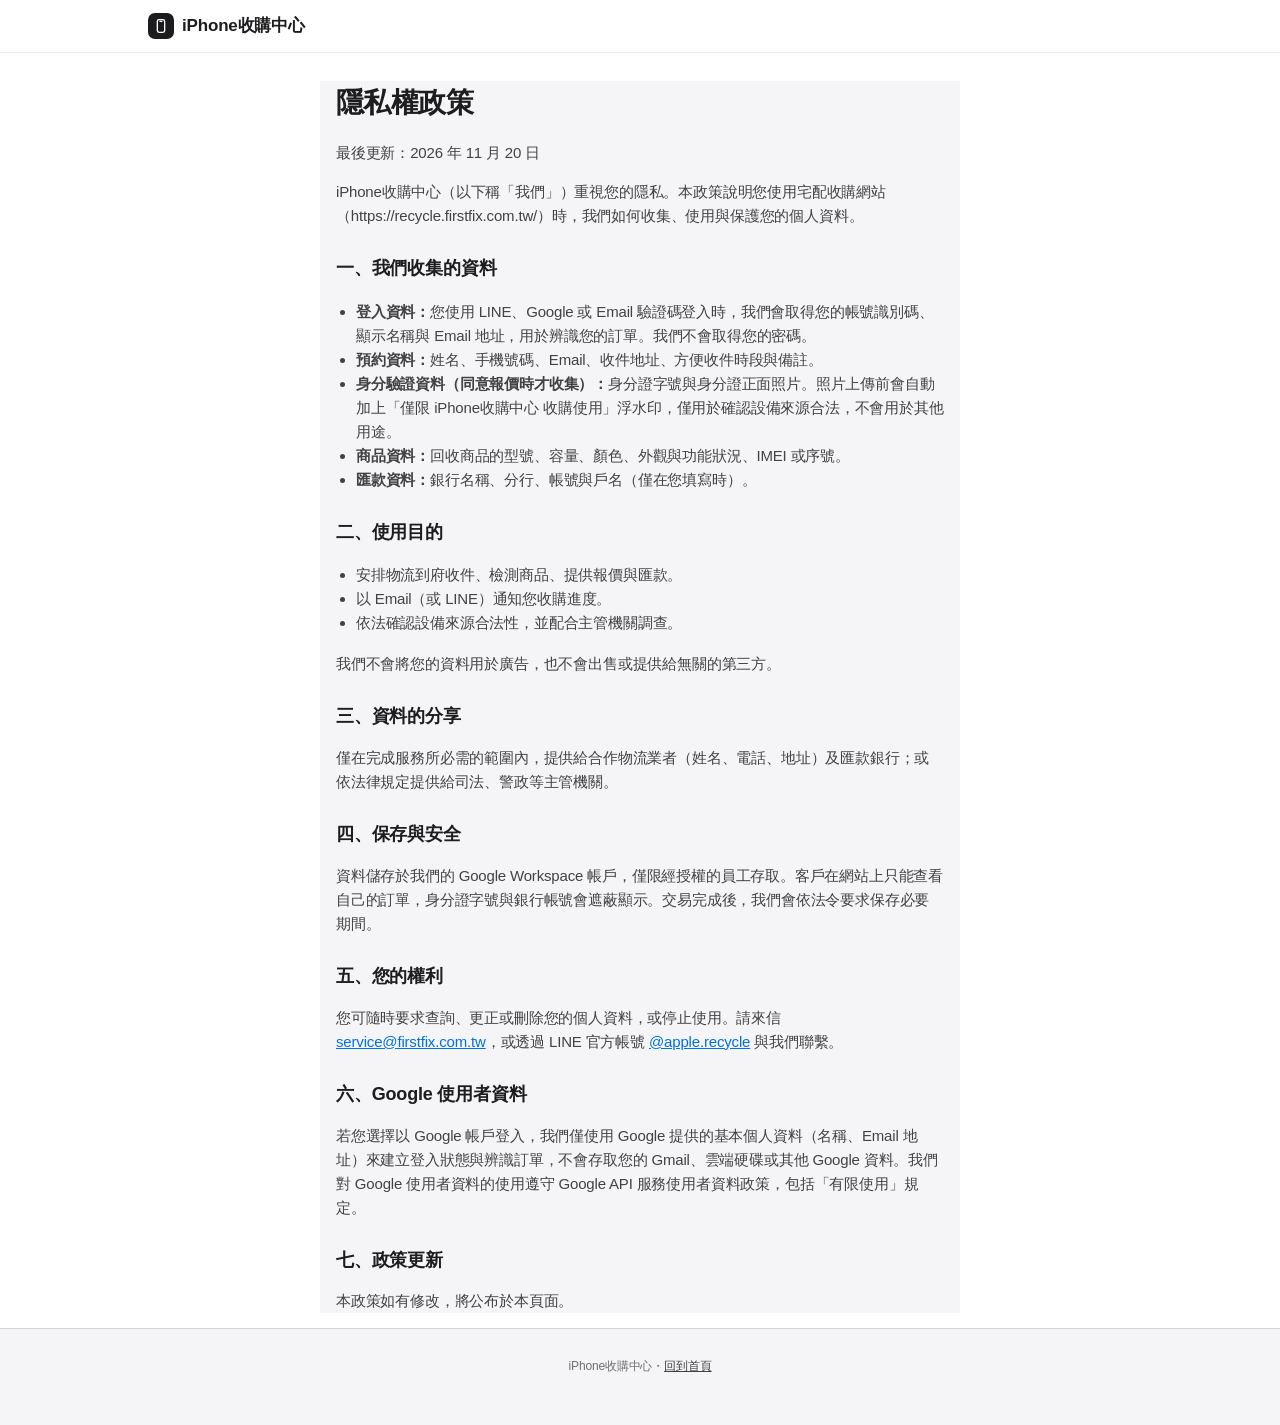
<file: privacy.html>
<!doctype html>
<html lang="zh-Hant">
<head>
<meta charset="utf-8">
<meta name="viewport" content="width=device-width, initial-scale=1">
<title>隱私權政策｜iPhone收購中心</title>
<link rel="stylesheet" href="style.css">
<link rel="stylesheet" href="apple.css">
<style>
  .doc h1 { font-size: 28px; letter-spacing: -.02em; margin: 28px 0 4px; }
  .doc h2 { font-size: 18px; margin: 26px 0 8px; }
  .doc p, .doc li { color: var(--ink-2); font-size: 15px; }
  .doc ul { padding-left: 20px; }
</style>
</head>
<body>
<header class="nav"><div class="wrap"><a class="logo" href="./"><span class="logo-mark"><svg viewBox="0 0 24 24" fill="none" stroke="#fff" stroke-width="2" stroke-linecap="round"><rect x="6.5" y="2.5" width="11" height="19" rx="2.6"/><path d="M10.5 5h3"/></svg></span>iPhone收購中心</a></div></header>
<main class="narrow doc">
  <h1>隱私權政策</h1>
  <p class="muted small">最後更新：2026 年 11 月 20 日</p>

  <p>iPhone收購中心（以下稱「我們」）重視您的隱私。本政策說明您使用宅配收購網站（https://recycle.firstfix.com.tw/）時，我們如何收集、使用與保護您的個人資料。</p>

  <h2>一、我們收集的資料</h2>
  <ul>
    <li><b>登入資料：</b>您使用 LINE、Google 或 Email 驗證碼登入時，我們會取得您的帳號識別碼、顯示名稱與 Email 地址，用於辨識您的訂單。我們不會取得您的密碼。</li>
    <li><b>預約資料：</b>姓名、手機號碼、Email、收件地址、方便收件時段與備註。</li>
    <li><b>身分驗證資料（同意報價時才收集）：</b>身分證字號與身分證正面照片。照片上傳前會自動加上「僅限 iPhone收購中心 收購使用」浮水印，僅用於確認設備來源合法，不會用於其他用途。</li>
    <li><b>商品資料：</b>回收商品的型號、容量、顏色、外觀與功能狀況、IMEI 或序號。</li>
    <li><b>匯款資料：</b>銀行名稱、分行、帳號與戶名（僅在您填寫時）。</li>
  </ul>

  <h2>二、使用目的</h2>
  <ul>
    <li>安排物流到府收件、檢測商品、提供報價與匯款。</li>
    <li>以 Email（或 LINE）通知您收購進度。</li>
    <li>依法確認設備來源合法性，並配合主管機關調查。</li>
  </ul>
  <p>我們不會將您的資料用於廣告，也不會出售或提供給無關的第三方。</p>

  <h2>三、資料的分享</h2>
  <p>僅在完成服務所必需的範圍內，提供給合作物流業者（姓名、電話、地址）及匯款銀行；或依法律規定提供給司法、警政等主管機關。</p>

  <h2>四、保存與安全</h2>
  <p>資料儲存於我們的 Google Workspace 帳戶，僅限經授權的員工存取。客戶在網站上只能查看自己的訂單，身分證字號與銀行帳號會遮蔽顯示。交易完成後，我們會依法令要求保存必要期間。</p>

  <h2>五、您的權利</h2>
  <p>您可隨時要求查詢、更正或刪除您的個人資料，或停止使用。請來信 <a href="mailto:service@firstfix.com.tw">service@firstfix.com.tw</a>，或透過 LINE 官方帳號 <a href="https://line.me/R/ti/p/@apple.recycle">@apple.recycle</a> 與我們聯繫。</p>

  <h2>六、Google 使用者資料</h2>
  <p>若您選擇以 Google 帳戶登入，我們僅使用 Google 提供的基本個人資料（名稱、Email 地址）來建立登入狀態與辨識訂單，不會存取您的 Gmail、雲端硬碟或其他 Google 資料。我們對 Google 使用者資料的使用遵守 Google API 服務使用者資料政策，包括「有限使用」規定。</p>

  <h2>七、政策更新</h2>
  <p>本政策如有修改，將公布於本頁面。</p>
</main>
<footer class="footer">iPhone收購中心・<a href="./">回到首頁</a></footer>
</body>
</html>
</file>
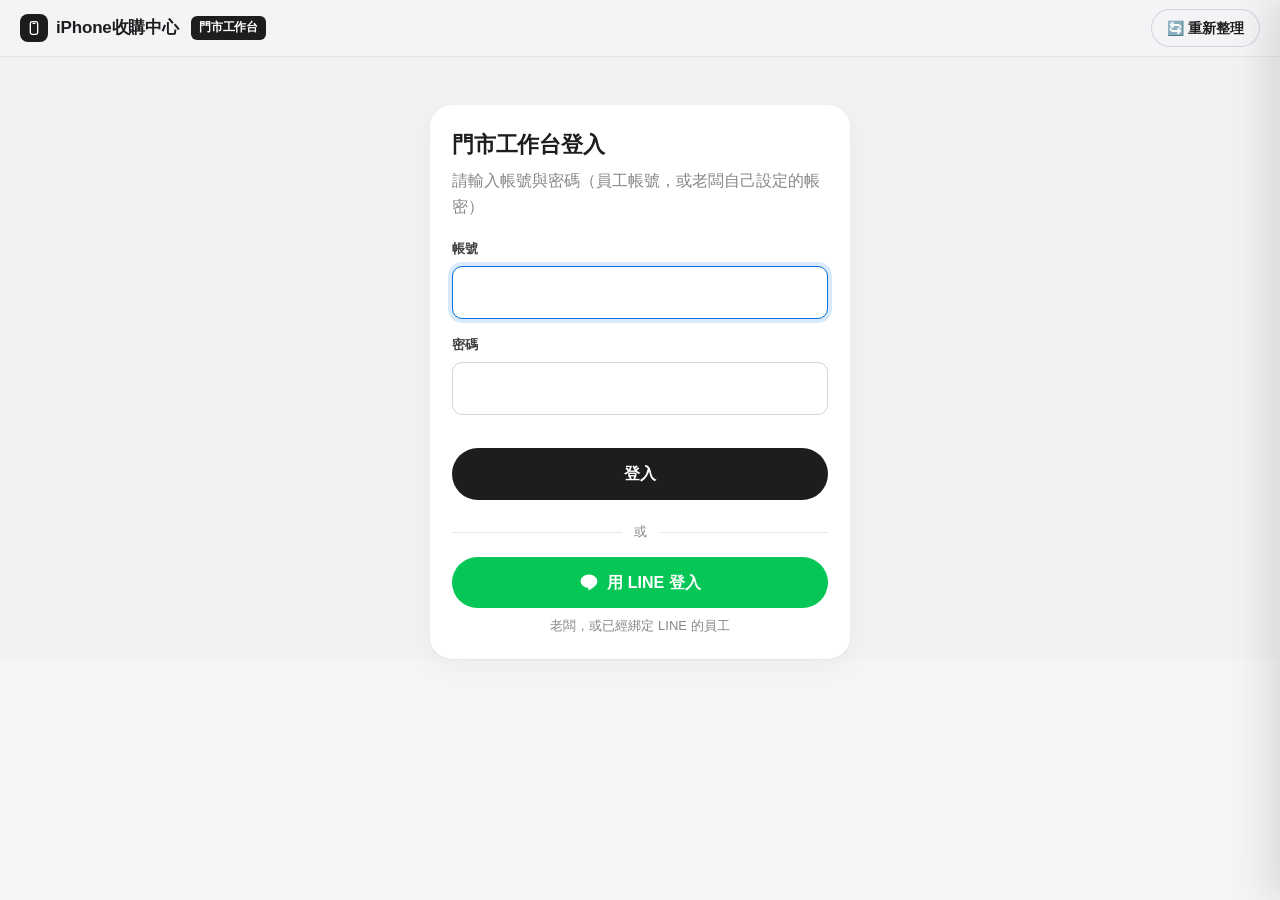
<file: shop.html>
<!doctype html>
<html lang="zh-Hant">
<head>
<meta charset="utf-8">
<meta name="viewport" content="width=device-width, initial-scale=1">
<meta name="robots" content="noindex">
<title>門市工作台｜iPhone收購中心</title>
<link rel="manifest" href="shop.webmanifest">
<link rel="apple-touch-icon" href="icons/icon-180.png?v=2">
<script>location.replace('admin.html?shop=1' + (location.hash || '#intake'));</script>
</head>
<body style="font-family:-apple-system,sans-serif;text-align:center;padding:60px 16px;background:#f5f5f7">
<p>正在開啟門市工作台…</p>
<p><a href="admin.html?shop=1#intake">沒有自動開啟請按這裡</a></p>
</body>
</html>
</file>
<file: style.css>
:root {
  --bg: #f5f5f7; --card: #ffffff; --ink: #1d1d1f; --ink-2: #424245; --muted: #86868b; --line: #e5e5ea; --line-2: #d2d2d7;
  --dark: #1c1c1e; --accent: #0071e3; --accent-ink: #ffffff; --green: #30d158; --orange: #ff9f0a; --red: #ff3b30; --line-green: #06c755;
  --r-lg: 22px; --r: 14px; --r-sm: 10px;
  --shadow: 0 1px 2px rgba(0,0,0,.04), 0 8px 24px rgba(0,0,0,.04);
  --font: -apple-system, BlinkMacSystemFont, "SF Pro Text", "PingFang TC", "Noto Sans TC", "Microsoft JhengHei", sans-serif;
}
* { box-sizing: border-box; -webkit-tap-highlight-color: transparent; }
html, body { margin: 0; background: var(--bg); color: var(--ink); font: 16px/1.6 var(--font); -webkit-font-smoothing: antialiased; }
a { color: var(--accent); }
button { font: inherit; cursor: pointer; }
.wrap { max-width: 1080px; margin: 0 auto; padding: 0 20px; }
.narrow { max-width: 640px; margin: 0 auto; padding: 0 16px; }

/* ---------- header ---------- */
.nav { position: sticky; top: 0; z-index: 20; background: rgba(245,245,247,.82); backdrop-filter: saturate(180%) blur(20px); -webkit-backdrop-filter: saturate(180%) blur(20px); border-bottom: 1px solid rgba(0,0,0,.06); }
.nav .wrap { display: flex; align-items: center; height: 56px; gap: 12px; }
.logo { display: flex; align-items: center; gap: 8px; font-weight: 700; font-size: 17px; color: var(--ink); text-decoration: none; letter-spacing: -.01em; }
.logo-mark { width: 28px; height: 28px; border-radius: 8px; background: var(--dark); display: grid; place-items: center; }
.logo-mark svg { width: 16px; height: 16px; }
.nav-links { margin-left: auto; display: flex; gap: 4px; }
.nav-links button { border: 0; background: none; color: var(--ink-2); font-size: 14px; padding: 8px 12px; border-radius: 999px; }
.nav-links button.on { background: var(--ink); color: #fff; }

/* ---------- buttons ---------- */
.btn { display: inline-flex; align-items: center; justify-content: center; gap: 8px; border: 0; border-radius: 999px; padding: 13px 26px; font-weight: 600; font-size: 16px; text-decoration: none; transition: transform .15s, opacity .15s, background .15s; }
.btn:active { transform: scale(.98); }
.btn:disabled { opacity: .45; pointer-events: none; }
.btn-dark { background: var(--ink); color: #fff; }
.btn-blue { background: var(--accent); color: #fff; }
.btn-light { background: #fff; color: var(--ink); }
.btn-ghost { background: transparent; color: var(--ink); box-shadow: inset 0 0 0 1px var(--line-2); }
.btn-line { background: var(--line-green); color: #fff; }
.btn-danger { background: transparent; color: var(--red); box-shadow: inset 0 0 0 1px #ffd0cc; }
.btn-block { display: flex; width: 100%; }
.btn-sm { padding: 8px 16px; font-size: 14px; }
.link { border: 0; background: none; color: var(--accent); padding: 4px 0; font-weight: 500; }

/* ---------- cards / forms ---------- */
.card { background: var(--card); border-radius: var(--r-lg); padding: 22px; box-shadow: var(--shadow); margin-bottom: 16px; }
.card-title { font-size: 19px; font-weight: 700; margin: 0 0 4px; letter-spacing: -.01em; }
.card-sub { color: var(--muted); font-size: 14px; margin: 0 0 18px; }
.field { display: block; margin-bottom: 16px; }
.field > span { display: block; font-size: 13px; font-weight: 600; color: var(--ink-2); margin-bottom: 6px; }
.field > span em { color: var(--red); font-style: normal; margin-left: 2px; }
.field small { display: block; color: var(--muted); font-size: 12px; margin-top: 5px; }
[hidden] { display: none !important; } /* 有 hidden 的元素一律隱藏（不被 .input 的 display:block 蓋掉） */
.input, select.input, textarea.input { display: block; width: 100%; padding: 12px 14px; font: inherit; font-size: 16px; color: var(--ink); background: #fff; border: 1px solid var(--line-2); border-radius: var(--r-sm); -webkit-appearance: none; appearance: none; transition: border-color .15s, box-shadow .15s; }
select.input { background-image: url("data:image/svg+xml,%3Csvg xmlns='http://www.w3.org/2000/svg' width='12' height='8'%3E%3Cpath d='M1 1l5 5 5-5' stroke='%2386868b' stroke-width='1.6' fill='none' stroke-linecap='round'/%3E%3C/svg%3E"); background-repeat: no-repeat; background-position: right 14px center; padding-right: 36px; }
.input:focus { outline: none; border-color: var(--accent); box-shadow: 0 0 0 4px rgba(0,113,227,.15); }
.input.bad { border-color: var(--red); box-shadow: 0 0 0 4px rgba(255,59,48,.12); }
textarea.input { min-height: 84px; resize: vertical; }
.grid2 { display: grid; grid-template-columns: 1fr 1fr; gap: 0 12px; }
.grid3 { display: grid; grid-template-columns: 1fr 2fr; gap: 0 12px; }
@media (max-width: 520px) { .grid2, .grid3 { grid-template-columns: 1fr; } }
.chips { display: flex; flex-wrap: wrap; gap: 8px; }
.chip { position: relative; }
.chip input { position: absolute; opacity: 0; pointer-events: none; }
.chip span { display: inline-block; padding: 8px 15px; border-radius: 999px; background: #fff; border: 1px solid var(--line-2); font-size: 14px; color: var(--ink); transition: all .15s; user-select: none; }
.chip input:checked + span { background: var(--ink); border-color: var(--ink); color: #fff; }
.chip input:focus-visible + span { box-shadow: 0 0 0 4px rgba(0,113,227,.25); }
.check { display: flex; gap: 10px; align-items: flex-start; font-size: 15px; }
.check input { width: 20px; height: 20px; margin: 2px 0 0; accent-color: var(--ink); flex: none; }
.err { color: var(--red); font-size: 14px; min-height: 1.2em; margin: 10px 0 0; }
.note { background: #f5f5f7; border-radius: var(--r); padding: 14px 16px; font-size: 14px; color: var(--ink-2); }
.note b { color: var(--ink); }
.note ul { margin: 6px 0 0; padding-left: 18px; }

/* ---------- badges / status ---------- */
.badge { display: inline-flex; align-items: center; gap: 6px; padding: 4px 11px; border-radius: 999px; font-size: 12px; font-weight: 600; white-space: nowrap; background: #f2f2f5; color: var(--c); background: color-mix(in srgb, var(--c) 14%, white); color: color-mix(in srgb, var(--c) 80%, black); } /* 前兩個是舊版 iPad 的備案 */
.badge::before { content: ""; width: 7px; height: 7px; border-radius: 50%; background: var(--c); }

/* ---------- progress stepper ---------- */
.stepper { display: flex; justify-content: space-between; position: relative; margin: 8px 0 4px; }
.stepper::before { content: ""; position: absolute; left: 16px; right: 16px; top: 15px; height: 3px; background: var(--line); border-radius: 2px; }
.stepper .fill { position: absolute; left: 16px; top: 15px; height: 3px; background: var(--c); border-radius: 2px; transition: width .6s cubic-bezier(.2,.8,.2,1); }
.stepper .st { position: relative; z-index: 1; display: flex; flex-direction: column; align-items: center; gap: 6px; flex: 1; min-width: 0; }
.stepper .dot { width: 32px; height: 32px; border-radius: 50%; background: #fff; border: 3px solid var(--line); display: grid; place-items: center; font-size: 13px; font-weight: 700; color: var(--muted); transition: all .3s; }
.stepper .st.done .dot { background: var(--c); border-color: var(--c); color: #fff; }
.stepper .st.cur .dot { background: #fff; border-color: var(--c); color: var(--c); box-shadow: 0 0 0 6px color-mix(in srgb, var(--c) 18%, transparent); }
.stepper .lbl { font-size: 11px; color: var(--muted); text-align: center; line-height: 1.3; }
.stepper .st.cur .lbl { color: var(--ink); font-weight: 700; }
.stepper .st.done .lbl { color: var(--ink-2); }
.mini-bar { height: 5px; border-radius: 3px; background: var(--line); overflow: hidden; }
.mini-bar i { display: block; height: 100%; background: var(--c); border-radius: 3px; }

.timeline { list-style: none; margin: 0; padding: 0; }
.timeline li { position: relative; padding: 0 0 18px 26px; }
.timeline li::before { content: ""; position: absolute; left: 4px; top: 7px; width: 10px; height: 10px; border-radius: 50%; background: var(--line-2); }
.timeline li::after { content: ""; position: absolute; left: 8px; top: 20px; bottom: 0; width: 2px; background: var(--line); }
.timeline li:last-child { padding-bottom: 0; }
.timeline li:last-child::after { display: none; }
.timeline li:first-child::before { background: var(--c, var(--ink)); box-shadow: 0 0 0 4px color-mix(in srgb, var(--c, #000) 18%, transparent); }
.timeline b { font-size: 15px; }
.timeline time { display: block; font-size: 12px; color: var(--muted); }

.kv { display: grid; grid-template-columns: 92px 1fr; gap: 10px 12px; font-size: 14px; margin: 0; }
.kv dt { color: var(--muted); }
.kv dd { margin: 0; word-break: break-all; white-space: pre-line; }

/* ---------- login ---------- */
.login-card { max-width: 420px; margin: 0 auto; text-align: center; padding: 34px 26px 26px; }
.login-card .btn-block + .g-wrap { margin-top: 10px; }
.g-wrap { display: flex; justify-content: center; min-height: 44px; }
.g-wrap .btn { gap: 10px; }
.divider { display: flex; align-items: center; gap: 12px; color: var(--muted); font-size: 13px; margin: 22px 0 14px; }
.divider::before, .divider::after { content: ""; flex: 1; height: 1px; background: var(--line); }

/* ---------- 檢測報告 ---------- */
.rep-head { display: flex; justify-content: space-between; align-items: flex-start; gap: 10px; margin-bottom: 6px; }
.rep-item { border-top: 1px solid var(--line); padding-top: 16px; margin-top: 16px; }
.rep-title { font-size: 17px; font-weight: 700; }
.rep-tags { display: flex; flex-wrap: wrap; gap: 6px; margin: 8px 0 12px; }
.tag { font-size: 12px; font-weight: 600; padding: 4px 10px; border-radius: 999px; background: #f2f2f4; color: var(--ink-2); }
.tag.ok { background: #e8f7ee; color: #1f7a45; }
.tag.bad { background: #fdecec; color: #c4302b; }
.rep-photos { display: grid; grid-template-columns: repeat(auto-fill, minmax(140px, 1fr)); gap: 8px; margin-bottom: 14px; }
.rep-photos figure { margin: 0; }
.rep-photos img { width: 100%; aspect-ratio: 4/3; object-fit: cover; border-radius: 10px; background: #eceef1; display: block; cursor: zoom-in; }
.rep-photos img.broken { cursor: default; }
.rep-photos figcaption { font-size: 12px; color: var(--muted); margin-top: 4px; }
.rep-checks { display: grid; grid-template-columns: 1fr 1fr; gap: 0 18px; }
@media (max-width: 560px) { .rep-checks { grid-template-columns: 1fr; } }
.chk { display: flex; gap: 8px; align-items: flex-start; padding: 7px 0; border-top: 1px solid #f2f2f4; font-size: 14px; }
.chk .ico { width: 20px; height: 20px; border-radius: 50%; display: grid; place-items: center; font-size: 11px; font-weight: 800; color: #fff; flex: none; margin-top: 1px; }
.chk.ok .ico { background: #1f9d55; } .chk.bad .ico { background: #e5484d; } .chk.na .ico { background: #c7c7cc; }
.chk .lbl { flex: 1; } .chk .lbl small { display: block; color: var(--muted); font-size: 12px; }
.chk .res { font-size: 12px; font-weight: 700; white-space: nowrap; }
.chk.ok .res { color: #1f9d55; } .chk.bad .res { color: #e5484d; } .chk.na .res { color: var(--muted); }
.rep-price { width: 100%; border-collapse: collapse; margin-top: 14px; font-size: 14px; border-top: 2px solid var(--ink); }
.rep-price td { padding: 7px 0; } .rep-price td:last-child { text-align: right; font-variant-numeric: tabular-nums; }
.rep-price .minus td { color: var(--ink-2); padding: 4px 0; } .rep-price .minus td:last-child { color: var(--red); }
.rep-price .sub td { font-weight: 700; border-top: 1px solid var(--line); }
.rep-total { display: flex; justify-content: space-between; align-items: center; background: var(--ink); color: #fff; border-radius: 14px; padding: 16px 18px; margin-top: 16px; }
.rep-total b { font-size: 26px; letter-spacing: -.02em; }
.lightbox { position: fixed; top: 0; right: 0; bottom: 0; left: 0; background: rgba(0,0,0,.88); z-index: 200; display: flex; flex-direction: column; align-items: center; justify-content: center; padding: 20px; cursor: zoom-out; }
.lightbox img { max-width: 100%; max-height: 82vh; border-radius: 8px; }
.lightbox p { color: #fff; margin: 12px 0 0; font-size: 15px; }
@media print {
  body.printing * { visibility: hidden; }
  body.printing #report, body.printing #report * { visibility: visible; }
  body.printing #report { position: absolute; left: 0; top: 0; width: 100%; box-shadow: none; }
  body.printing .no-print { display: none; }
  .rep-item, .rep-photos figure { break-inside: avoid; }
}

/* ---------- 身分驗證（同意報價時） ---------- */
.id-box { border-top: 1px solid #f3dcb0; margin: 6px 0 4px; padding-top: 16px; }
.id-title { font-weight: 700; font-size: 15px; margin-bottom: 12px; }
.id-title small { display: block; font-weight: 400; color: var(--muted); font-size: 12px; }
.id-drop { display: grid; place-items: center; gap: 8px; min-height: 110px; border: 2px dashed var(--line-2); border-radius: 12px; background: #fff; cursor: pointer; padding: 10px; text-align: center; color: var(--ink-2); font-weight: 600; font-size: 15px; }
.id-drop:hover { border-color: var(--ink); }
.id-drop.has { border-style: solid; }
.id-drop.has .id-empty { order: 2; font-size: 13px; color: var(--accent); }
.id-drop img { width: 100%; max-width: 420px; border-radius: 8px; display: block; }

/* ---------- 確認視窗 ---------- */
.ask-wrap { position: fixed; top: 0; right: 0; bottom: 0; left: 0; z-index: 300; background: rgba(0,0,0,.45); display: flex; align-items: center; justify-content: center; padding: 20px; animation: rise .2s ease both; }
.ask-box { background: #fff; border-radius: 18px; padding: 22px 20px 16px; width: 100%; max-width: 360px; box-shadow: 0 20px 60px rgba(0,0,0,.25); }
.ask-box p { margin: 0 0 18px; font-size: 16px; line-height: 1.6; text-align: center; }
.ask-btns { display: flex; gap: 10px; }
.ask-btns .btn { flex: 1; padding: 12px; }

/* ---------- misc ---------- */
.center { text-align: center; }
.muted { color: var(--muted); }
.small { font-size: 13px; }
.empty { text-align: center; color: var(--muted); padding: 60px 20px; }
.spinner { width: 28px; height: 28px; border: 3px solid var(--line); border-top-color: var(--ink); border-radius: 50%; animation: spin .8s linear infinite; margin: 60px auto; }
@keyframes spin { to { transform: rotate(360deg); } }
@keyframes rise { from { opacity: 0; transform: translateY(12px); } to { opacity: 1; transform: none; } }
.rise { animation: rise .45s cubic-bezier(.2,.8,.2,1) both; }
#toast { position: fixed; left: 50%; bottom: 28px; transform: translate(-50%, 20px); background: rgba(29,29,31,.92); color: #fff; padding: 12px 20px; border-radius: 999px; font-size: 14px; opacity: 0; transition: all .25s; pointer-events: none; z-index: 100; max-width: 90vw; text-align: center; }
#toast.show { opacity: 1; transform: translate(-50%, 0); }
.footer { padding: 40px 0 60px; color: var(--muted); font-size: 13px; text-align: center; }
.footer a { color: var(--ink-2); }

/* ---------- 線上估價 ---------- */
.est-result { text-align: center; padding: 26px 22px; }
.est-label { font-size: 14px; color: var(--ink-2); }
.est-price { font-size: 38px; font-weight: 800; letter-spacing: -.02em; margin: 6px 0 4px; font-variant-numeric: tabular-nums; }
.est-price span { color: var(--ink-2); font-weight: 400; margin: 0 4px; }
.est-price.small-price { font-size: 26px; }
.est-warn { background: #fff4e5; color: #8a5300; border-radius: 12px; padding: 10px 12px; font-size: 13px; text-align: left; margin: 12px 0 0; }
@media (max-width: 480px) { .est-price { font-size: 30px; } .nav-links button { padding: 8px 8px; font-size: 13px; } }
/* 預約表單：估價式選商品 */
.add-box { border: 1.5px dashed var(--line-2, #d2d2d7); border-radius: 16px; padding: 16px; margin-top: 6px; }
.add-h { display: flex; justify-content: space-between; align-items: center; margin-bottom: 12px; }
.est-inline .est-result { box-shadow: none; border: 1px solid var(--line, #e5e5ea); margin: 6px 0 0; padding: 18px 14px; }
.est-inline .est-price { font-size: 30px; }
.est-chip { display: flex; justify-content: space-between; gap: 10px; align-items: center; background: #f5f5f7; border-radius: 12px; padding: 10px 12px; margin: 0 0 12px; font-size: 13px; }
.est-chip b { white-space: nowrap; }
/* 頁尾：門市資訊 */
.foot-store { max-width: 460px; margin: 0 auto 26px; padding: 18px 18px 16px; border-radius: 18px; background: #fff; box-shadow: 0 1px 3px rgba(0,0,0,.06); color: var(--ink-2); font-size: 14px; line-height: 1.7; }
.foot-store b { display: block; color: var(--ink); font-size: 16px; }
.foot-store p { margin: 2px 0 10px; }
.foot-addr { color: var(--ink); font-weight: 600; } .foot-addr small { font-weight: 400; color: var(--muted); }
.foot-btns { display: flex; gap: 8px; justify-content: center; margin-top: 12px; flex-wrap: wrap; }
</file>
<file: apple.css>
/* ============================== Apple 風格（客人頁面） ==============================
 * 疊在 style.css 後面，只給客人頁面（index.html、privacy.html）用；後台不載入，所以不受影響
 */
:root {
  --bg: #f5f5f7; --ink: #1d1d1f; --ink-2: #424245; --muted: #6e6e73; --line: #e8e8ed; --line-2: #d2d2d7;
  --accent: #0071e3; --accent-hover: #0077ed; --r-lg: 18px; --r: 12px; --r-sm: 12px;
  --shadow: none;
  --font: -apple-system, BlinkMacSystemFont, "SF Pro Display", "SF Pro TC", "PingFang TC", "Noto Sans TC", "Helvetica Neue", "Microsoft JhengHei", sans-serif;
}
html, body { background: #fff; font-size: 17px; letter-spacing: -.01em; }
.wrap { max-width: 1024px; }

/* ---------- 導覽列：半透明、細小 ---------- */
.nav { background: rgba(255,255,255,.72); border-bottom: 1px solid rgba(0,0,0,.08); }
.nav .wrap { height: 52px; }
.logo { font-size: 17px; font-weight: 600; }
.logo-mark { width: 26px; height: 26px; border-radius: 7px; }
.nav-links button { font-size: 13px; color: #424245; padding: 8px 12px; border-radius: 0; }
.nav-links button:hover { color: var(--ink); }
.nav-links button.on { background: none; color: var(--ink); font-weight: 600; }

/* ---------- 按鈕：藍色膠囊、文字連結 ---------- */
.btn { font-size: 17px; font-weight: 500; padding: 12px 24px; min-height: 48px; }
.btn-dark, .btn-blue { background: var(--accent); color: #fff; }
.btn-dark:hover, .btn-blue:hover { background: var(--accent-hover); }
.btn-ghost { box-shadow: inset 0 0 0 1px var(--accent); color: var(--accent); }
.btn-light { background: #fff; color: var(--ink); }
.btn-sm { min-height: 36px; font-size: 14px; }
.link { color: var(--accent); font-size: 17px; }
.more { color: var(--accent); text-decoration: none; font-size: 17px; border: 0; background: none; padding: 0; }
.more::after { content: " ›"; }
.more:hover { text-decoration: underline; }

/* ---------- 卡片、表單 ---------- */
main { background: var(--bg); }
.card { border-radius: var(--r-lg); padding: 28px; }
.card-title { font-size: 24px; font-weight: 700; letter-spacing: -.02em; }
.field > span { font-size: 15px; font-weight: 600; color: var(--ink); margin-bottom: 10px; }
.input, select.input, textarea.input { border-radius: 12px; padding: 14px 16px; font-size: 17px; border-color: #d2d2d7; }
.input:focus { border-color: var(--accent); box-shadow: 0 0 0 4px rgba(0,113,227,.18); }

/* 選項：像官網的規格選擇（圓角方框，選中藍框） */
.chips { gap: 10px; }
.chip span { border-radius: 12px; padding: 13px 18px; font-size: 15px; border: 1px solid #d2d2d7; background: #fff; min-height: 50px; display: inline-flex; align-items: center; }
.chip span:hover { border-color: #86868b; }
.chip input:checked + span { background: #fff; color: var(--ink); border-color: var(--accent); box-shadow: inset 0 0 0 1px var(--accent); font-weight: 600; }

/* ---------- 首頁 ---------- */
.a-hero { background: #fff; text-align: center; padding: 72px 0 0; overflow: hidden; }
.a-eyebrow { color: #bf4800; font-size: 17px; font-weight: 600; margin: 0 0 6px; }
.a-hero h1 { font-size: clamp(40px, 8vw, 80px); line-height: 1.05; letter-spacing: -.035em; font-weight: 700; margin: 0 0 12px; }
.a-hero .sub { font-size: clamp(19px, 2.6vw, 26px); line-height: 1.35; color: var(--ink); font-weight: 500; letter-spacing: -.02em; max-width: 720px; margin: 0 auto 28px; }
.a-cta { display: flex; gap: 28px; justify-content: center; align-items: center; flex-wrap: wrap; }
.a-stage { margin: 56px auto 0; max-width: 980px; height: 360px; position: relative; background: linear-gradient(180deg, #fff 0%, #f5f5f7 100%); }
.a-phone { position: absolute; left: 50%; bottom: -40px; transform: translateX(-50%); width: 230px; height: 400px; border-radius: 46px; background: linear-gradient(160deg, #3a3a3c, #1d1d1f 55%, #2c2c2e); box-shadow: 0 30px 60px rgba(0,0,0,.25), inset 0 0 0 2px #48484a; }
.a-phone::before { content: ""; position: absolute; inset: 10px; top: 10px; left: 10px; right: 10px; bottom: 10px; border-radius: 37px; background: linear-gradient(160deg, #0a84ff 0%, #5e5ce6 45%, #bf5af2 100%); }
.a-phone::after { content: ""; position: absolute; top: 22px; left: 50%; width: 76px; height: 22px; margin-left: -38px; border-radius: 12px; background: #000; }
.a-price { position: absolute; z-index: 2; background: rgba(255,255,255,.85); -webkit-backdrop-filter: blur(20px); backdrop-filter: blur(20px); border-radius: 20px; padding: 16px 22px; box-shadow: 0 10px 30px rgba(0,0,0,.12); text-align: left; }
.a-price small { display: block; font-size: 13px; color: var(--muted); font-weight: 500; }
.a-price b { font-size: 28px; letter-spacing: -.02em; font-variant-numeric: tabular-nums; }
.a-price.p1 { left: calc(50% + 90px); top: 80px; } .a-price.p2 { right: calc(50% + 100px); top: 170px; }
.a-price.p2 b { font-size: 20px; color: #1a7f37; }
@media (max-width: 640px) { .a-stage { height: 300px; } .a-phone { width: 180px; height: 330px; border-radius: 38px; } .a-phone::before { border-radius: 30px; } .a-price.p1 { left: auto; right: 14px; top: 40px; } .a-price.p2 { right: auto; left: 14px; top: 150px; } .a-price b { font-size: 22px; } .a-price.p2 b { font-size: 17px; } }

.a-sec { padding: 96px 0; }
.a-sec.gray { background: #f5f5f7; } .a-sec.white { background: #fff; }
.a-sec h2 { font-size: clamp(32px, 5.5vw, 56px); line-height: 1.08; letter-spacing: -.03em; font-weight: 700; margin: 0 0 14px; text-align: center; }
.a-sec .lead { font-size: clamp(19px, 2.4vw, 24px); color: var(--muted); text-align: center; margin: 0 auto 48px; max-width: 680px; line-height: 1.4; font-weight: 500; }

/* 數字亮點 */
.a-stats { display: grid; grid-template-columns: repeat(4, 1fr); gap: 20px; }
.a-stat { background: #fff; border-radius: 28px; padding: 34px 26px; }
.a-stat .n { font-size: clamp(40px, 5vw, 56px); font-weight: 700; letter-spacing: -.04em; line-height: 1; background: linear-gradient(90deg, #0071e3, #7d4fe3); -webkit-background-clip: text; background-clip: text; color: transparent; }
.a-stat .n small { font-size: .45em; letter-spacing: 0; margin-left: 2px; }
.a-stat p { margin: 12px 0 0; font-size: 17px; font-weight: 600; color: var(--ink); line-height: 1.35; }
.a-stat span { display: block; font-size: 14px; color: var(--muted); font-weight: 400; margin-top: 4px; }
@media (max-width: 820px) { .a-stats { grid-template-columns: 1fr 1fr; gap: 12px; } .a-stat { padding: 24px 20px; border-radius: 22px; } }

/* 流程 */
.a-steps { display: grid; grid-template-columns: repeat(4, 1fr); gap: 20px; counter-reset: s; }
.a-step { background: #f5f5f7; border-radius: 28px; padding: 30px 26px 34px; position: relative; }
.a-step .ic { width: 56px; height: 56px; border-radius: 16px; background: #fff; display: grid; place-items: center; font-size: 28px; margin-bottom: 22px; }
.a-step .k { font-size: 14px; color: var(--muted); font-weight: 600; }
.a-step h3 { font-size: 24px; letter-spacing: -.02em; margin: 4px 0 8px; }
.a-step p { margin: 0; color: var(--ink-2); font-size: 16px; line-height: 1.5; }
@media (max-width: 820px) { .a-steps { grid-template-columns: 1fr; gap: 12px; } .a-step { display: grid; grid-template-columns: 56px 1fr; gap: 0 18px; padding: 22px; border-radius: 22px; } .a-step .ic { margin: 0; grid-row: span 3; } }

/* 收購類別 */
.a-cats { display: grid; grid-template-columns: repeat(4, 1fr); gap: 20px; }
.a-cat { background: #fff; border: 0; border-radius: 28px; padding: 34px 20px 28px; text-align: center; color: var(--ink); transition: transform .3s cubic-bezier(.2,.8,.2,1), box-shadow .3s; }
.a-cat:hover { transform: scale(1.02); box-shadow: 0 14px 40px rgba(0,0,0,.08); }
.a-cat svg { width: 64px; height: 64px; margin-bottom: 16px; color: var(--ink); }
.a-cat b { display: block; font-size: 21px; letter-spacing: -.02em; }
.a-cat small { display: block; color: var(--muted); font-size: 14px; margin: 4px 0 14px; }
.a-cat .more { font-size: 15px; }
@media (max-width: 820px) { .a-cats { grid-template-columns: 1fr 1fr; gap: 12px; } .a-cat { border-radius: 22px; padding: 26px 14px 22px; } }

/* 常見問題：細線分隔 */
.a-faq { max-width: 760px; margin: 0 auto; }
.a-faq details { border-bottom: 1px solid #d2d2d7; }
.a-faq details:first-child { border-top: 1px solid #d2d2d7; }
.a-faq summary { list-style: none; cursor: pointer; padding: 22px 4px; font-size: 19px; font-weight: 600; display: flex; justify-content: space-between; gap: 16px; letter-spacing: -.01em; }
.a-faq summary::-webkit-details-marker { display: none; }
.a-faq summary::after { content: "+"; font-size: 26px; font-weight: 300; line-height: 1; color: var(--muted); transition: transform .3s; }
.a-faq details[open] summary::after { transform: rotate(45deg); }
.a-faq details p { margin: 0 4px 24px; font-size: 17px; color: var(--ink-2); line-height: 1.6; }

/* 最後的行動區塊 */
.a-final { text-align: center; }
.a-final h2 { margin-bottom: 10px; }
.a-final .a-cta { margin-top: 24px; }

/* ---------- 估價頁：像官網的購買設定 ---------- */
.a-est-head { text-align: center; padding: 56px 16px 28px; background: var(--bg); }
.a-est-head h1 { font-size: clamp(34px, 6vw, 56px); letter-spacing: -.03em; line-height: 1.08; margin: 0 0 10px; }
.a-est-head p { font-size: clamp(17px, 2.2vw, 21px); color: var(--muted); margin: 0; font-weight: 500; }
.est-result { padding: 34px 26px; border-radius: 22px; }
.est-label { font-size: 15px; color: var(--muted); font-weight: 600; }
.est-price { font-size: 52px; font-weight: 700; letter-spacing: -.04em; margin: 8px 0 6px; }
.est-warn { background: #f5f5f7; color: var(--ink-2); border-radius: 14px; padding: 14px 16px; font-size: 14px; }
@media (max-width: 480px) { .est-price { font-size: clamp(24px, 7.4vw, 40px); white-space: nowrap; } .est-price.small-price { white-space: normal; } .est-inline .est-price { font-size: clamp(18px, 5.6vw, 40px); white-space: normal; } } /* 手機：價格區間排在同一行 */

/* ---------- 頁尾 ---------- */
.footer { background: #f5f5f7; color: #6e6e73; font-size: 12px; border-top: 1px solid #d2d2d7; padding: 28px 0 48px; }

/* ---------- 手機 ---------- */
.logo, .nav-links button { white-space: nowrap; }
@media (max-width: 560px) {
  .nav .wrap { height: 48px; gap: 6px; padding: 0 14px; }
  .logo { font-size: 15px; gap: 6px; } .logo-mark { width: 24px; height: 24px; }
  .nav-links { gap: 0; } .nav-links button { font-size: 12px; padding: 6px 7px; }
  .a-hero { padding-top: 48px; } .a-hero .sub br { display: none; } .a-hero .sub { padding: 0 8px; }
  .a-sec { padding: 64px 0; } .a-sec .lead { margin-bottom: 32px; }
  .a-cta { gap: 20px; }
}

/* 查詢進度：Email／手機 分頁 */
.seg { display: flex; background: #f0f0f3; border-radius: 12px; padding: 4px; margin: 0 0 20px; }
.seg button { flex: 1; border: 0; background: none; border-radius: 9px; padding: 10px 8px; font-size: 15px; font-weight: 600; color: var(--muted); }
.seg button.on { background: #fff; color: var(--ink); box-shadow: 0 1px 4px rgba(0,0,0,.12); }
</file>
